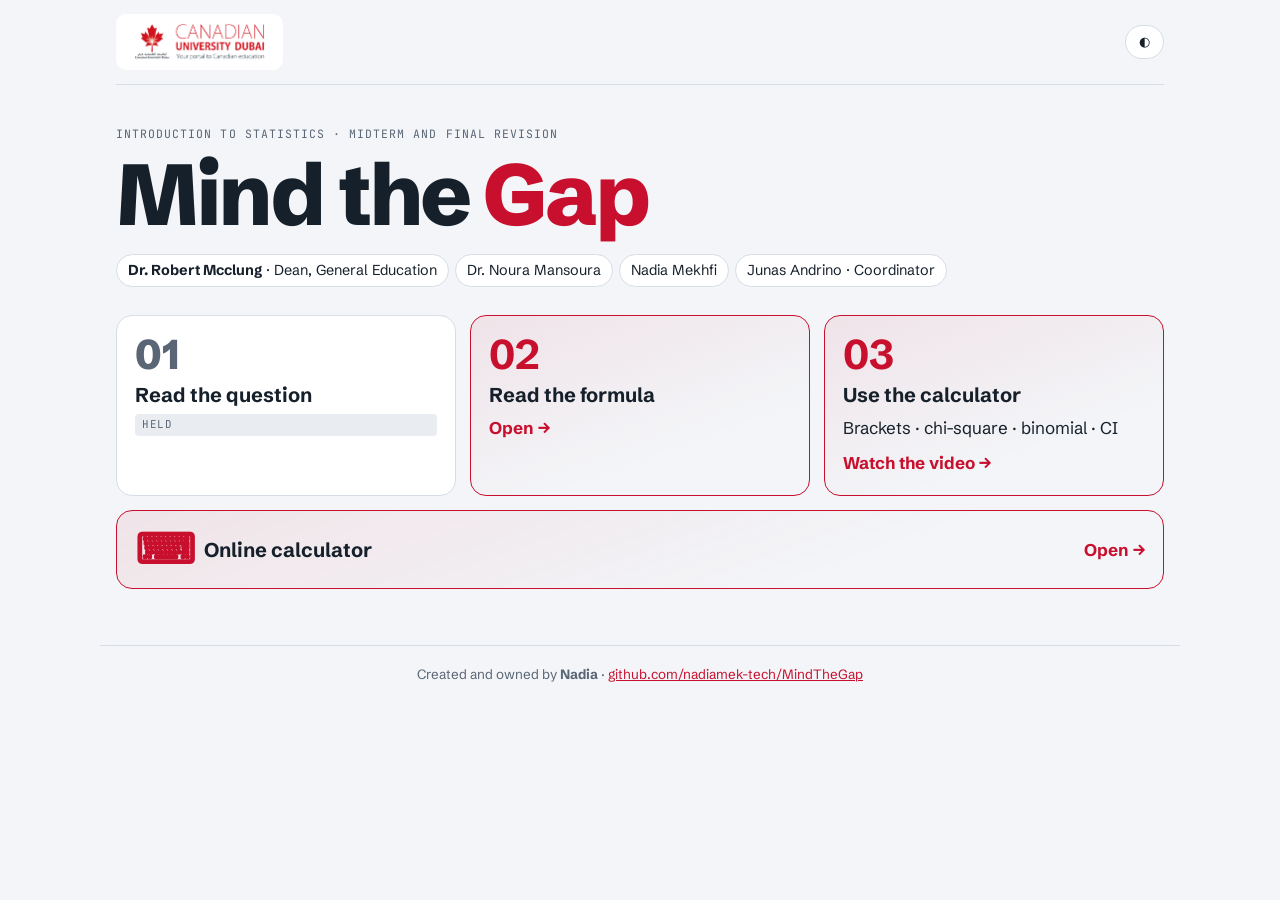
<file: index.html>
<!doctype html>
<html lang="en">
<head>
<meta charset="utf-8">
<meta name="viewport" content="width=device-width,initial-scale=1,viewport-fit=cover">
<title>Mind the Gap · Midterm Workshops</title>
<meta name="description" content="Mind the Gap: three midterm revision workshops for Introduction to Statistics, Canadian University Dubai.">
<link rel="preconnect" href="https://fonts.googleapis.com">
<link rel="preconnect" href="https://fonts.gstatic.com" crossorigin>
<link rel="stylesheet" href="https://fonts.googleapis.com/css2?family=JetBrains+Mono:wght@400;600&family=Schibsted+Grotesk:wght@400;600;700;800&family=Source+Serif+4:opsz,wght@8..60,400;8..60,600&display=swap">
<link rel="stylesheet" href="assets/course.css">
<style>
:root{--wk:#C8102E;--wk-soft:rgba(200,16,46,.08);--wk-d:#FF7A7F;--wk-soft-d:rgba(255,122,127,.14)}
body{font-family:var(--f-display)}
.wrap{max-width:1080px;margin:0 auto;padding:0 16px 56px}
.top{display:flex;justify-content:space-between;align-items:center;gap:12px;padding-block:14px;border-bottom:1px solid var(--line)}
.logo{background:#fff;border-radius:10px;padding:6px 10px;line-height:0}
.logo img{height:44px;width:auto}
.mast{padding-block:40px 28px}
.mast .eyebrow{display:block;margin-bottom:10px}
.mast h1{font-size:clamp(2.8rem,8vw,5.4rem);font-weight:800;letter-spacing:-.035em;line-height:.95}
.mast h1 span{color:var(--wk)}
.team{display:flex;flex-wrap:wrap;gap:6px;margin-top:18px}
.team span{border:1px solid var(--line);background:var(--surface);border-radius:999px;padding:4px 11px;font-size:.9rem}
.ws{display:grid;grid-template-columns:repeat(3,minmax(0,1fr));gap:14px}
.card{border:1px solid var(--line);background:var(--surface);border-radius:16px;padding:18px;display:grid;gap:8px;align-content:start;text-decoration:none;color:var(--ink)}
.card .no{font-weight:800;font-size:2.6rem;line-height:1;color:var(--muted)}
.card h2{font-size:1.25rem}
.card.ready{border-color:var(--wk);background:linear-gradient(160deg,var(--wk-soft),transparent 70%)}
.card.ready .no,.card.ready .open{color:var(--wk);font-weight:700}
@media (max-width:760px){.ws{grid-template-columns:minmax(0,1fr)}.logo img{height:32px}}
</style>
</head>
<body>
<div class="wrap">
  <div class="top"><span class="logo"><img src="assets/cud-logo.png" alt="Canadian University Dubai"></span><button type="button" class="pill" id="theme">◐</button></div>
  <section class="mast">
    <span class="eyebrow">Introduction to Statistics · Midterm and final revision</span>
    <h1>Mind the <span>Gap</span></h1>
    <div class="team"><span><b>Dr. Robert Mcclung</b> · Dean, General Education</span><span>Dr. Noura Mansoura</span><span>Nadia Mekhfi</span><span>Junas Andrino · Coordinator</span></div>
  </section>
  <div class="ws">
    <div class="card"><span class="no">01</span><h2>Read the question</h2><span class="tag">Held</span></div>
    <a class="card ready" href="workshop-02.html"><span class="no">02</span><h2>Read the formula</h2><span class="open">Open →</span></a>
    <a class="card ready" href="workshop-03.html"><span class="no">03</span><h2>Use the calculator</h2><span>Brackets · chi-square · binomial · CI</span><span class="open">Watch the video →</span></a>
  </div>
  <a class="card ready calc" href="calculator.html" style="margin-top:14px;grid-template-columns:auto 1fr auto;align-items:center"><span class="no">⌨</span><h2>Online calculator</h2><span class="open">Open →</span></a>
</div>
<footer style="max-width:1080px;margin:0 auto;padding:18px 16px 30px;border-top:1px solid var(--line);font-size:.84rem;color:var(--muted);text-align:center">Created and owned by <b>Nadia</b> · <a href="https://github.com/nadiamek-tech/MindTheGap">github.com/nadiamek-tech/MindTheGap</a></footer>
<script src="assets/course.js"></script>
<script>document.getElementById('theme').addEventListener('click',()=>GED102Theme.toggle());</script>
</body>
</html>
</file>
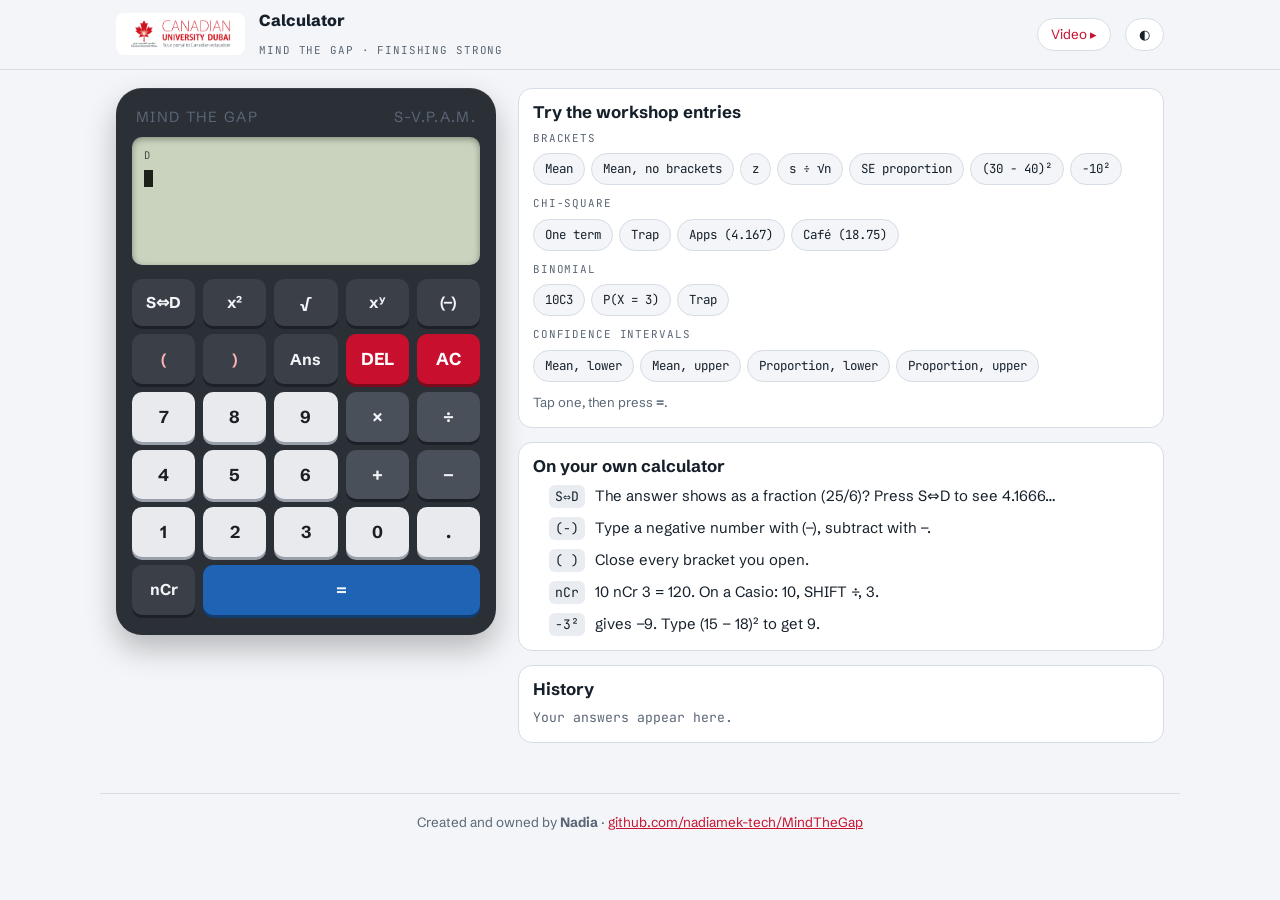
<file: calculator.html>
<!doctype html>
<html lang="en">
<head>
<meta charset="utf-8">
<meta name="viewport" content="width=device-width,initial-scale=1,viewport-fit=cover">
<title>Mind the Gap · Calculator</title>
<meta name="description" content="Scientific calculator for the Mind the Gap statistics workshops, Canadian University Dubai.">
<link rel="preconnect" href="https://fonts.googleapis.com">
<link rel="preconnect" href="https://fonts.gstatic.com" crossorigin>
<link rel="stylesheet" href="https://fonts.googleapis.com/css2?family=JetBrains+Mono:wght@400;600&family=Schibsted+Grotesk:wght@400;600;700;800&family=Source+Serif+4:opsz,wght@8..60,400;8..60,600&display=swap">
<link rel="stylesheet" href="assets/course.css">
<style>
:root{--wk:#C8102E;--wk-soft:rgba(200,16,46,.08);--wk-d:#FF7A7F;--wk-soft-d:rgba(255,122,127,.14);--br:#C62828;--op:#1F63B5}
body{font-family:var(--f-display)}
.top{border-bottom:1px solid var(--line)}
.top-in{max-width:1080px;margin:0 auto;padding:8px 16px;display:flex;align-items:center;gap:14px}
.logo{display:block;background:#fff;border-radius:8px;padding:4px 8px;line-height:0;flex:none}
.logo img{height:34px;width:auto}
.ttl{flex:1 1 auto;min-width:0}
.ttl b{display:block;font-weight:800;font-size:1rem}
.ttl span{font-family:var(--f-mono);font-size:.68rem;letter-spacing:.08em;text-transform:uppercase;color:var(--muted)}
.wrap{max-width:1080px;margin:0 auto;padding:18px 16px 50px;display:grid;grid-template-columns:minmax(0,380px) minmax(0,1fr);gap:22px;align-items:start}
/* device */
.dev{background:#2B2F36;border-radius:26px;padding:18px 16px 20px;box-shadow:0 14px 30px rgba(0,0,0,.25),inset 0 1px 0 rgba(255,255,255,.08);user-select:none;-webkit-user-select:none}
.dev .brand{display:flex;justify-content:space-between;color:#C9CED6;font-family:var(--f-mono);font-size:.7rem;letter-spacing:.12em;margin:0 4px 8px}
.lcd{background:#C9D3BE;border-radius:10px;padding:10px 12px;min-height:128px;box-shadow:inset 0 2px 6px rgba(0,0,0,.35);color:#1B2118;font-family:var(--f-mono);display:grid;grid-template-rows:auto 1fr auto;gap:4px}
.lcd .flags{display:flex;justify-content:space-between;font-size:.66rem;opacity:.75;min-height:1em}
.lcd .in{font-size:1.02rem;line-height:1.35;overflow-wrap:anywhere;max-height:5.4em;overflow-y:auto}
.lcd .in .cur{display:inline-block;width:.55em;height:1.05em;background:#1B2118;vertical-align:-2px;animation:blink 1s steps(1) infinite}
@keyframes blink{50%{opacity:0}}
.lcd .out{text-align:right;font-size:1.9rem;font-weight:600;line-height:1.1;min-height:1.1em}
.k-b{color:var(--br);font-weight:700}.k-o{color:var(--op);font-weight:700}.k-f{font-weight:700}
.warn{font-size:.72rem;color:#8A1C1C;min-height:1em}
.keys{display:grid;grid-template-columns:repeat(5,1fr);gap:8px;margin-top:14px}
.keys button{border:0;border-radius:10px;padding:11px 0;font-family:var(--f-display);font-weight:700;font-size:1.08rem;cursor:pointer;background:#4A505A;color:#F2F4F7;box-shadow:0 3px 0 #1D2026;touch-action:manipulation}
.keys button:active,.keys button.hit{transform:translateY(2px);box-shadow:0 1px 0 #1D2026}
.keys .fn{background:#3A3F48;font-size:.98rem}
.keys .num{background:#E8EAEE;color:#1B1F25;box-shadow:0 3px 0 #9AA0AA}
.keys .num:active,.keys .num.hit{box-shadow:0 1px 0 #9AA0AA}
.keys .br{color:#FFB4B4}
.keys .del{background:#C8102E;color:#fff;box-shadow:0 3px 0 #7A0A1C}
.keys .eq{background:#1F63B5;box-shadow:0 3px 0 #123D70}
/* side */
.side{display:grid;gap:14px}
.box{border:1px solid var(--line);background:var(--surface);border-radius:14px;padding:14px}
.box h2{font-size:1.05rem;margin-bottom:8px}
.chips{display:flex;flex-wrap:wrap;gap:6px}
.chips button{border:1px solid var(--line);background:var(--bg);border-radius:999px;padding:5px 11px;cursor:pointer;font-family:var(--f-mono);font-size:.78rem;color:var(--ink)}
.chips button:hover{border-color:var(--wk)}
.grp{font-family:var(--f-mono);font-size:.68rem;letter-spacing:.08em;text-transform:uppercase;color:var(--muted);margin:10px 0 6px}
.grp:first-of-type{margin-top:0}
.tips{display:grid;gap:8px;margin:0;padding:0;list-style:none;font-size:.93rem}
.tips li{display:flex;gap:10px;align-items:baseline}
.tips code{font-family:var(--f-mono);font-size:.82rem;background:var(--sunk);border-radius:6px;padding:1px 6px;white-space:nowrap}
.hist{font-family:var(--f-mono);font-size:.8rem;display:grid;gap:4px;max-height:180px;overflow:auto}
.hist div{display:flex;justify-content:space-between;gap:10px;border-bottom:1px dashed var(--line);padding-bottom:3px}
.hist div span:first-child{color:var(--muted);overflow:hidden;text-overflow:ellipsis;white-space:nowrap}
.note{font-size:.82rem;color:var(--muted)}
.box{min-width:0}.hist div span:first-child{min-width:0}
.pill{white-space:nowrap;text-decoration:none}
.foot{max-width:1080px;margin:0 auto;padding:18px 16px 30px;border-top:1px solid var(--line);font-size:.84rem;color:var(--muted);text-align:center}
@media (max-width:820px){.ttl span{display:none}.wrap{grid-template-columns:minmax(0,1fr)}.dev{max-width:420px;width:100%;margin:0 auto}}
</style>
</head>
<body>
<header class="top"><div class="top-in">
  <a class="logo" href="index.html" title="Mind the Gap workshops"><img src="assets/cud-logo.png" alt="Canadian University Dubai"></a>
  <div class="ttl"><b>Calculator</b><span>Mind the Gap · Finishing strong</span></div>
  <a class="pill" href="workshop-03.html">Video ▸</a>
  <button type="button" class="pill" id="theme">◐</button>
</div></header>

<main class="wrap">
  <section class="dev" aria-label="Scientific calculator">
    <div class="brand"><span>MIND THE GAP</span><span>S-V.P.A.M.</span></div>
    <div class="lcd" aria-live="polite">
      <div class="flags"><span id="mode">D</span><span id="fr"></span></div>
      <div class="in" id="in"></div>
      <div><div class="warn" id="warn"></div><div class="out" id="out">0</div></div>
    </div>
    <div class="keys" id="keys">
      <button class="fn" data-k="SD" title="Fraction ⇄ decimal">S⇔D</button>
      <button class="fn" data-k="²">x²</button>
      <button class="fn" data-k="√(">√</button>
      <button class="fn" data-k="^(">xʸ</button>
      <button class="fn" data-k="neg" title="Negative sign">(−)</button>
      <button class="fn br" data-k="(">(</button>
      <button class="fn br" data-k=")">)</button>
      <button class="fn" data-k="Ans">Ans</button>
      <button class="del" data-k="DEL">DEL</button>
      <button class="del" data-k="AC">AC</button>
      <button class="num" data-k="7">7</button><button class="num" data-k="8">8</button><button class="num" data-k="9">9</button>
      <button data-k="×">×</button><button data-k="÷">÷</button>
      <button class="num" data-k="4">4</button><button class="num" data-k="5">5</button><button class="num" data-k="6">6</button>
      <button data-k="+">+</button><button data-k="−">−</button>
      <button class="num" data-k="1">1</button><button class="num" data-k="2">2</button><button class="num" data-k="3">3</button>
      <button class="num" data-k="0">0</button><button class="num" data-k=".">.</button>
      <button class="fn" data-k="C" title="Combinations n C r">nCr</button>
      <button class="eq" data-k="=" style="grid-column:2/-1">=</button>
    </div>
  </section>

  <div class="side">
    <div class="box">
      <h2>Try the workshop entries</h2>
      <div class="grp">Brackets</div>
      <div class="chips" data-set="b"></div>
      <div class="grp">Chi-square</div>
      <div class="chips" data-set="c"></div>
      <div class="grp">Binomial</div>
      <div class="chips" data-set="bi"></div>
      <div class="grp">Confidence intervals</div>
      <div class="chips" data-set="ci"></div>
      <p class="note" style="margin:10px 0 0">Tap one, then press <b>=</b>.</p>
    </div>
    <div class="box">
      <h2>On your own calculator</h2>
      <ul class="tips">
        <li><code>S⇔D</code><span>The answer shows as a fraction (25/6)? Press S⇔D to see 4.1666…</span></li>
        <li><code>(−)</code><span>Type a negative number with (−), subtract with −.</span></li>
        <li><code>( )</code><span>Close every bracket you open.</span></li>
        <li><code>nCr</code><span>10 nCr 3 = 120. On a Casio: 10, SHIFT ÷, 3.</span></li>
        <li><code>−3²</code><span>gives −9. Type (15 − 18)² to get 9.</span></li>
      </ul>
    </div>
    <div class="box">
      <h2>History</h2>
      <div class="hist" id="hist"><span class="note">Your answers appear here.</span></div>
    </div>
  </div>
</main>
<footer class="foot">Created and owned by <b>Nadia</b> · <a href="https://github.com/nadiamek-tech/MindTheGap">github.com/nadiamek-tech/MindTheGap</a></footer>

<script src="assets/course.js"></script>
<script src="assets/calc.js"></script>
<script>
document.getElementById('theme').addEventListener('click',()=>GED102Theme.toggle());
const C=window.MTGCalc;
const PRESETS={
  b:[['Mean','(12 + 15 + 18 + 20 + 25) ÷ 5'],['Mean, no brackets','12 + 15 + 18 + 20 + 25 ÷ 5'],['z','(85 − 70) ÷ 8'],['s ÷ √n','0.4 ÷ (1.5 ÷ √(25))'],['SE proportion','√(0.6 × (1 − 0.6) ÷ 200)'],['(30 − 40)²','(30 − 40)²'],['−10²','−10²']],
  c:[['One term','(50 − 40)² ÷ 40'],['Trap','35 − 30² ÷ 30'],['Apps (4.167)','(35 − 30)² ÷ 30 + (15 − 18)² ÷ 18 + (10 − 12)² ÷ 12 + (15 − 20)² ÷ 20 + (15 − 12)² ÷ 12 + (10 − 8)² ÷ 8'],['Café (18.75)','(30 − 40)² ÷ 40 + (55 − 40)² ÷ 40 + (15 − 20)² ÷ 20 + (50 − 40)² ÷ 40 + (25 − 40)² ÷ 40 + (25 − 20)² ÷ 20']],
  bi:[['10C3','10C3'],['P(X = 3)','10C3 × 0.3^(3) × (1 − 0.3)^(7)'],['Trap','10C3 × 0.3^(3) × 1 − 0.3^(7)']],
  ci:[['Mean, lower','72 − 1.96 × (10 ÷ √(25))'],['Mean, upper','72 + 1.96 × (10 ÷ √(25))'],['Proportion, lower','0.6 − 1.96 × √(0.6 × (1 − 0.6) ÷ 200)'],['Proportion, upper','0.6 + 1.96 × √(0.6 × (1 − 0.6) ÷ 200)']]
};
let T=[], ans=0, shown=null, done=false, frac=false;
const $=id=>document.getElementById(id);
function draw(){
  $('in').innerHTML=C.html(T)+(done?'':'<span class="cur"></span>');
  const open=C.openBrackets(T);
  $('warn').textContent=!done&&open>0?`${open} bracket${open>1?'s':''} still open`:'';
  if(shown===null){$('out').textContent=done?'':'';$('fr').textContent='';return;}
  if(typeof shown==='string'){$('out').textContent=shown;$('fr').textContent='';return;}
  const f=C.fraction(shown);
  if(frac&&f){$('out').textContent=(shown<0?'−':'')+Math.abs(f[0])+'/'+f[1];$('fr').textContent='Fraction';}
  else{$('out').textContent=C.fmt(shown);$('fr').textContent='';}
}
function addHist(expr,v){
  const h=$('hist'); if(h.querySelector('.note')) h.innerHTML='';
  const d=document.createElement('div'); d.innerHTML=`<span>${expr}</span><b>${C.fmt(v)}</b>`; h.prepend(d);
}
function press(k){
  if(k==='AC'){T=[];shown=null;done=false;frac=false;return draw();}
  if(k==='SD'){if(typeof shown==='number'){frac=!frac;}return draw();}
  if(k==='DEL'){if(done){done=false;shown=null;}else T.pop();return draw();}
  if(k==='='){
    try{const r=C.evaluate(T,ans);ans=r.value;shown=r.value;frac=false;
      if(r.autoClosed) for(let i=0;i<r.autoClosed;i++) T.push(')');
      addHist(T.join('').replace(/([+−×÷])/g,' $1 ').replace(/^ − /,'−'),r.value);
    }catch(e){shown=e.message.includes('Math')?'Math ERROR':'Syntax ERROR';}
    done=true;return draw();
  }
  if(done){ /* after =, an operator keeps going from Ans, anything else starts fresh */
    T=['+','−','×','÷','²','^('].includes(k)?['Ans']:[];done=false;shown=null;frac=false;
  }
  T.push(k==='neg'?'−':k); draw();
}
$('keys').addEventListener('click',e=>{const b=e.target.closest('button');if(b)press(b.dataset.k);});
document.querySelectorAll('.chips').forEach(box=>{
  PRESETS[box.dataset.set].forEach(([label,expr])=>{
    const b=document.createElement('button');b.type='button';b.textContent=label;b.title=expr;
    b.addEventListener('click',()=>{T=C.tokenize(expr);done=false;shown=null;frac=false;draw();window.scrollTo({top:0,behavior:'smooth'});});
    box.appendChild(b);
  });
});
const KEYMAP={'c':'C','C':'C','Enter':'=','=':'=','Backspace':'DEL','Escape':'AC','*':'×','x':'×','/':'÷','-':'−','+':'+','(':'(',')':')','^':'^(','r':'√(','s':'²','.':'.'};
document.addEventListener('keydown',e=>{
  if(e.ctrlKey||e.metaKey||e.altKey) return;
  const k=/^[0-9]$/.test(e.key)?e.key:KEYMAP[e.key]; if(!k) return;
  e.preventDefault(); press(k);
  const b=document.querySelector(`#keys [data-k="${CSS.escape(k)}"]`); if(b){b.classList.add('hit');setTimeout(()=>b.classList.remove('hit'),120);}
});
draw();
</script>
</body>
</html>
</file>
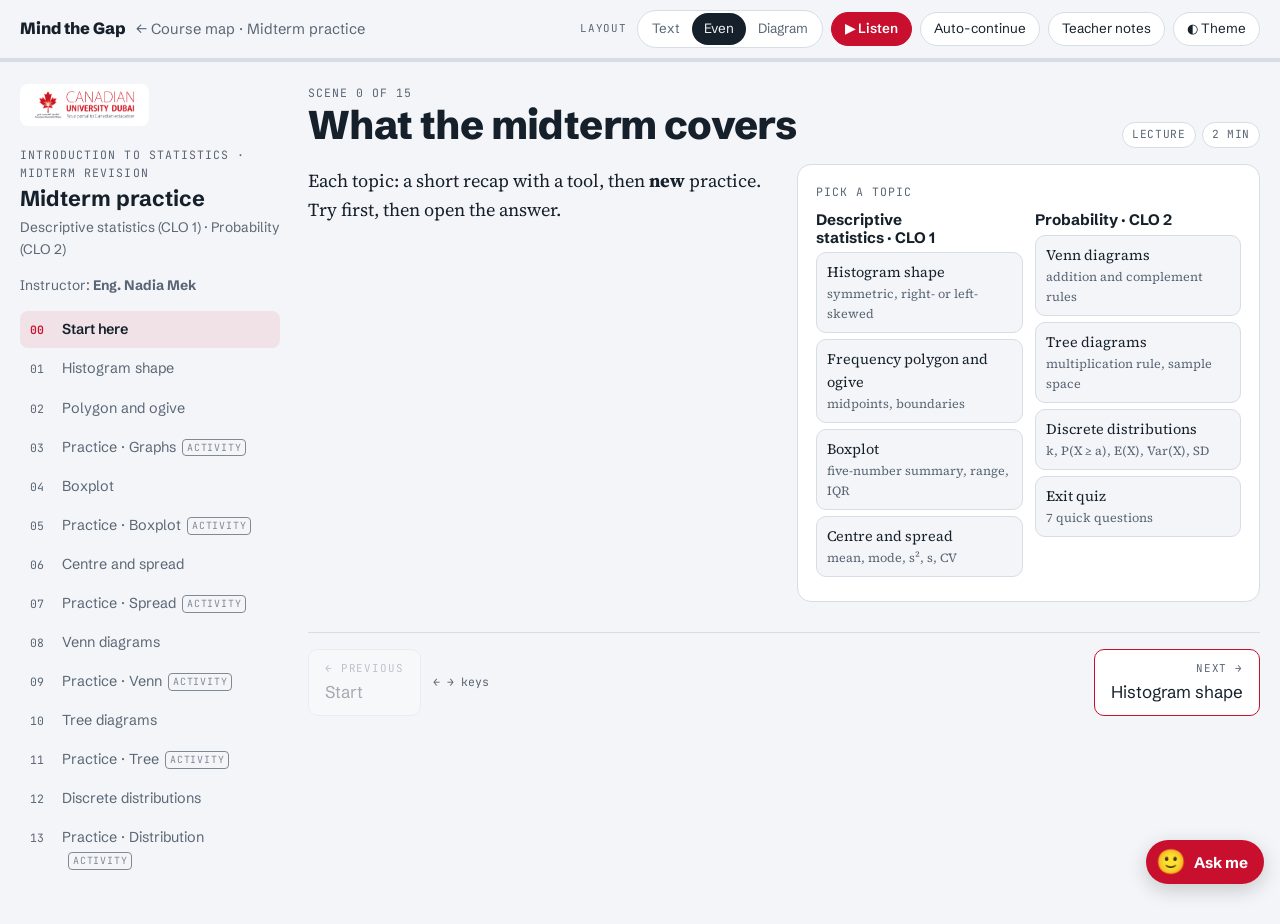
<file: revision.html>
<!doctype html>
<html lang="en">
<head>
<meta charset="utf-8">
<meta name="viewport" content="width=device-width,initial-scale=1,viewport-fit=cover">
<title>Mind the Gap Midterm Practice</title>
<link rel="preconnect" href="https://fonts.googleapis.com">
<link rel="preconnect" href="https://fonts.gstatic.com" crossorigin>
<link rel="stylesheet" href="https://fonts.googleapis.com/css2?family=JetBrains+Mono:wght@400;600&family=Schibsted+Grotesk:wght@400;600;700;800&family=Source+Serif+4:opsz,wght@8..60,400;8..60,600&display=swap">
<link rel="stylesheet" href="assets/course.css">
<style>
:root{--wk:#C8102E;--wk-soft:rgba(200,16,46,.08);--wk-d:#FF7A7F;--wk-soft-d:rgba(255,122,127,.14);--c2:#1F63B5;--c3:#1E7F4F}
@media (prefers-color-scheme: dark){:root:not([data-theme="light"]){--c2:#7FB2FF;--c3:#6FD69B}}
:root[data-theme="dark"]{--c2:#7FB2FF;--c3:#6FD69B}
.tool{display:grid;gap:10px;font-family:var(--f-display)}
.tool svg{width:100%;height:auto;display:block}
.seg2{display:flex;flex-wrap:wrap;gap:6px}
.seg2 button{border:1px solid var(--line);background:var(--bg);color:var(--ink);border-radius:999px;padding:6px 12px;cursor:pointer;font:inherit;font-size:.88rem}
.seg2 button[aria-pressed="true"]{background:var(--wk);border-color:var(--wk);color:#fff;font-weight:700}
.tool textarea,.tool input[type=number]{width:100%;min-width:0;padding:7px 9px;border:1px solid var(--line);border-radius:8px;background:var(--surface);color:var(--ink);font:1rem var(--f-mono)}
.tool label{font-size:.85rem;color:var(--muted)}
.inrow{display:grid;grid-template-columns:repeat(4,minmax(0,1fr));gap:8px}
.inrow div{display:grid;gap:3px}
.out{display:grid;grid-template-columns:repeat(auto-fill,minmax(118px,1fr));gap:6px}
.out div{border:1px solid var(--line);background:var(--bg);border-radius:8px;padding:5px 8px}
.out small{display:block;font-family:var(--f-mono);font-size:.68rem;color:var(--muted)}
.out b{font-variant-numeric:tabular-nums}
.tbl{width:100%;border-collapse:collapse;font-variant-numeric:tabular-nums;font-size:.9rem}
.tbl th,.tbl td{border:1px solid var(--line);padding:4px 6px;text-align:center}
.tbl th{background:var(--sunk);font-weight:600}
.tbl input{width:100%;min-width:0;border:0;background:transparent;color:var(--ink);font:inherit;text-align:center;padding:2px}
.warn{color:var(--wk);font-weight:600}
.okk{color:var(--c3);font-weight:600}
.map2{display:grid;grid-template-columns:repeat(2,minmax(0,1fr));gap:12px}
.map2 h4{font-size:.95rem;margin:0 0 6px}
.map2 button{display:block;width:100%;text-align:left;border:1px solid var(--line);background:var(--bg);color:var(--ink);border-radius:10px;padding:8px 10px;margin-bottom:6px;cursor:pointer;font:inherit;font-size:.9rem}
.map2 button:hover{border-color:var(--wk)}
.map2 button small{display:block;color:var(--muted);font-size:.78rem}
.mini{max-width:360px;margin:6px 0}
.sl{display:grid;grid-template-columns:110px minmax(0,1fr) 46px;gap:8px;align-items:center;font-size:.9rem}
.sl input{accent-color:var(--wk);width:100%}
.prac .pq svg{width:100%;max-width:380px;height:auto;display:block;margin:6px 0}
@media (max-width:560px){.inrow{grid-template-columns:repeat(2,minmax(0,1fr))}.map2{grid-template-columns:minmax(0,1fr)}.sl{grid-template-columns:90px minmax(0,1fr) 40px}}
</style>
</head>
<body>
<script src="assets/course.js"></script>
<script src="assets/kb.js"></script>
<script src="assets/search-index.js"></script>
<script src="assets/assistant.js"></script>
<script>
const {W} = Lecture;
const esc = W.esc;
const r2 = v => (Math.round(v*100)/100).toString();
const r4 = v => (Math.round(v*10000)/10000).toString();
const FT = 'font-family="Schibsted Grotesk,Arial"';
const MONO = 'font-family="JetBrains Mono,monospace"';
const goScene = i => { const b=document.querySelectorAll('.toc ol li button')[i]; if(b) b.click(); };
const toW2 = `<a href="workshop-02.html">Each formula, symbol by symbol: Workshop 2 →</a>`;

/* ---------- SVG helpers ---------- */
function hist(freqs, edges, o={}){
  const Wd=o.w||520, Hd=o.h||220, L=34, R=12, T=12, B=36, k=freqs.length;
  const ymax=o.ymax||Math.max(...freqs)+1, bw=(Wd-L-R)/(k+(o.pad?2:0)), x0=L+(o.pad?bw:0);
  const Y=v=>T+(Hd-T-B)*(1-v/ymax);
  let s=`<svg viewBox="0 0 ${Wd} ${Hd}" role="img" aria-label="${esc(o.aria||'Histogram')}">`;
  for(let g=0; g<=ymax; g+=Math.ceil(ymax/5)) s+=`<line x1="${L}" x2="${Wd-R}" y1="${Y(g)}" y2="${Y(g)}" stroke="var(--line)"/><text x="${L-6}" y="${Y(g)+4}" text-anchor="end" ${MONO} font-size="10" fill="var(--muted)">${g}</text>`;
  if(!o.hideBars) freqs.forEach((f,i)=>{ s+=`<rect x="${x0+i*bw}" y="${Y(f)}" width="${bw}" height="${Y(0)-Y(f)}" fill="var(--wk-soft)" stroke="var(--wk)" stroke-width="1.2"/>`; });
  (edges||[]).forEach((e,i)=>{ s+=`<text x="${x0+i*bw}" y="${Hd-B+16}" text-anchor="middle" ${MONO} font-size="10" fill="var(--muted)">${e}</text>`; });
  if(o.xlabel) s+=`<text x="${(L+Wd-R)/2}" y="${Hd-4}" text-anchor="middle" ${FT} font-size="11" fill="var(--muted)">${esc(o.xlabel)}</text>`;
  s+=`<line x1="${L}" x2="${Wd-R}" y1="${Y(0)}" y2="${Y(0)}" stroke="var(--ink)"/>`;
  if(o.poly){ const pts=[[x0-bw/2,0],...freqs.map((f,i)=>[x0+i*bw+bw/2,f]),[x0+k*bw+bw/2,0]];
    s+=`<polyline points="${pts.map(([x,f])=>`${x},${Y(f)}`).join(' ')}" fill="none" stroke="var(--c2)" stroke-width="2.4"/>`+pts.map(([x,f])=>`<circle cx="${x}" cy="${Y(f)}" r="4" fill="var(--c2)"/>`).join(''); }
  if(o.lines) o.lines.forEach(([pos,lab,col],j)=>{ const x=x0+pos*bw; s+=`<line x1="${x}" x2="${x}" y1="${T}" y2="${Y(0)}" stroke="${col}" stroke-width="2.4" stroke-dasharray="${j?'6 4':''}"/><text x="${x+(j?6:-6)}" y="${T+12+j*16}" text-anchor="${j?'start':'end'}" ${FT} font-weight="700" font-size="12" fill="${col}">${lab}</text>`; });
  return s+'</svg>';
}
function boxSVG(f, lo, hi, step, o={}){
  const Wd=520, Hd=o.out&&o.out.length?150:130, L=20, R=20, X=v=>L+(Wd-L-R)*(v-lo)/(hi-lo), cy=52;
  const [mn,q1,md,q3,mx]=f;
  let s=`<svg viewBox="0 0 ${Wd} ${Hd}" role="img" aria-label="${esc(o.aria||'Boxplot')}">`;
  for(let v=lo; v<=hi+1e-9; v+=step) s+=`<line x1="${X(v)}" x2="${X(v)}" y1="14" y2="94" stroke="var(--line)"/><text x="${X(v)}" y="110" text-anchor="middle" ${MONO} font-size="10" fill="var(--muted)">${v}</text>`;
  s+=`<line x1="${X(mn)}" x2="${X(q1)}" y1="${cy}" y2="${cy}" stroke="var(--ink)" stroke-width="2"/><line x1="${X(q3)}" x2="${X(mx)}" y1="${cy}" y2="${cy}" stroke="var(--ink)" stroke-width="2"/>`;
  s+=`<line x1="${X(mn)}" x2="${X(mn)}" y1="${cy-12}" y2="${cy+12}" stroke="var(--ink)" stroke-width="2"/><line x1="${X(mx)}" x2="${X(mx)}" y1="${cy-12}" y2="${cy+12}" stroke="var(--ink)" stroke-width="2"/>`;
  s+=`<rect x="${X(q1)}" y="${cy-22}" width="${X(q3)-X(q1)}" height="44" fill="var(--wk-soft)" stroke="var(--ink)" stroke-width="2"/><line x1="${X(md)}" x2="${X(md)}" y1="${cy-22}" y2="${cy+22}" stroke="var(--wk)" stroke-width="3"/>`;
  (o.out||[]).forEach(v=>{ s+=`<circle cx="${X(v)}" cy="${cy}" r="5" fill="none" stroke="var(--wk)" stroke-width="2"/>`; });
  if(o.labels) [['Min',mn],['Q1',q1],['Median',md],['Q3',q3],['Max',mx]].forEach(([t,v],i)=>{ s+=`<text x="${X(v)}" y="${i%2?cy-28:cy+36}" text-anchor="middle" ${FT} font-weight="700" font-size="11" fill="${t==='Median'?'var(--wk)':'var(--ink)'}">${t}</text>`; });
  if(o.xlabel) s+=`<text x="${Wd/2}" y="${Hd-6}" text-anchor="middle" ${FT} font-size="11" fill="var(--muted)">${esc(o.xlabel)}</text>`;
  return s+'</svg>';
}
const nums = t => String(t).split(/[\s,;]+/).map(Number).filter(v=>t!==''&&!isNaN(v)&&isFinite(v));
const median = a => { const s=[...a].sort((x,y)=>x-y), n=s.length; return n%2?s[(n-1)/2]:(s[n/2-1]+s[n/2])/2; };
function fiveNum(a){ const s=[...a].sort((x,y)=>x-y), n=s.length, h=Math.floor(n/2);
  return {s, min:s[0], q1:median(s.slice(0,h)), med:median(s), q3:median(s.slice(n%2?h+1:h)), max:s[n-1]}; }

/* ---------- Tool 1: shape ---------- */
function shapeTool(el){
  const SETS={'Symmetric':[2,5,9,12,9,5,2],'Right-skewed (positive)':[7,12,10,6,4,2,1],'Left-skewed (negative)':[1,2,4,6,10,12,7]};
  el.innerHTML=`<div class="tool"><div class="seg2">${Object.keys(SETS).map((k,i)=>`<button type="button" aria-pressed="${i===1}">${k}</button>`).join('')}</div><div class="pic"></div><div class="feedback"></div></div>`;
  const draw=k=>{ const f=SETS[k], n=f.reduce((a,b)=>a+b,0); const xs=[]; f.forEach((c,i)=>{ for(let j=0;j<c;j++) xs.push(i+.5); });
    const mean=xs.reduce((a,b)=>a+b,0)/n, med=median(xs);
    el.querySelector('.pic').innerHTML=hist(f,[],{aria:k+' histogram',lines:[[mean,'mean','var(--wk)'],[med,'median','var(--c2)']]});
    el.querySelector('.feedback').innerHTML= k[0]==='S'?'<b>Symmetric:</b> mean = median. No long tail.':k[0]==='R'?'<b>Tail to the right:</b> a few large values pull the mean up, so mean &gt; median.':'<b>Tail to the left:</b> a few small values pull the mean down, so mean &lt; median.'; };
  el.querySelectorAll('.seg2 button').forEach(b=>b.addEventListener('click',()=>{ el.querySelectorAll('.seg2 button').forEach(x=>x.setAttribute('aria-pressed',x===b)); draw(b.textContent); }));
  draw('Right-skewed (positive)');
}

/* ---------- Tool 2: polygon vs ogive ---------- */
function polyTool(el){
  const f=[3,6,9,5,2], edges=['9.5','19.5','29.5','39.5','49.5','59.5'];
  el.innerHTML=`<div class="tool"><div class="seg2"><button type="button" aria-pressed="true">Frequency polygon</button><button type="button" aria-pressed="false">Ogive</button></div><div class="pic"></div><div class="feedback"></div>
  <table class="tbl"><tr><th>Class</th><td>10–19</td><td>20–29</td><td>30–39</td><td>40–49</td><td>50–59</td></tr><tr><th>f</th>${f.map(v=>`<td>${v}</td>`).join('')}</tr><tr><th>Midpoint</th><td>14.5</td><td>24.5</td><td>34.5</td><td>44.5</td><td>54.5</td></tr><tr><th>Cum. f</th><td>3</td><td>9</td><td>18</td><td>23</td><td>25</td></tr></table></div>`;
  const pic=el.querySelector('.pic'), fb=el.querySelector('.feedback');
  const draw=m=>{ if(m===0){ pic.innerHTML=hist(f,edges,{pad:true,poly:true,xlabel:'Class boundaries',aria:'Histogram with frequency polygon',ymax:10}); fb.innerHTML='Points at the <b>midpoints</b> (14.5 … 54.5), height = frequency. The line starts at 4.5 and ends at 64.5 on the axis.'; }
    else { const Wd=520,Hd=220,L=34,R=12,T=12,B=36, cum=[0,3,9,18,23,25], X=i=>L+(Wd-L-R)*i/5, Y=v=>T+(Hd-T-B)*(1-v/25);
      let s=`<svg viewBox="0 0 ${Wd} ${Hd}" role="img" aria-label="Ogive">`; [0,5,10,15,20,25].forEach(g=>{ s+=`<line x1="${L}" x2="${Wd-R}" y1="${Y(g)}" y2="${Y(g)}" stroke="var(--line)"/><text x="${L-6}" y="${Y(g)+4}" text-anchor="end" ${MONO} font-size="10" fill="var(--muted)">${g}</text>`; });
      edges.forEach((e,i)=>{ s+=`<text x="${X(i)}" y="${Hd-B+16}" text-anchor="middle" ${MONO} font-size="10" fill="var(--muted)">${e}</text>`; });
      s+=`<polyline points="${cum.map((c,i)=>`${X(i)},${Y(c)}`).join(' ')}" fill="none" stroke="var(--c3)" stroke-width="2.4"/>`+cum.map((c,i)=>`<circle cx="${X(i)}" cy="${Y(c)}" r="4" fill="var(--c3)"/>`).join('');
      s+=`<text x="${(L+Wd-R)/2}" y="${Hd-4}" text-anchor="middle" ${FT} font-size="11" fill="var(--muted)">Upper class boundaries · y = cumulative frequency</text></svg>`;
      pic.innerHTML=s; fb.innerHTML='Points at the <b>upper boundaries</b>, height = <b>cumulative</b> frequency. It always rises and ends at n = 25.'; } };
  el.querySelectorAll('.seg2 button').forEach((b,i)=>b.addEventListener('click',()=>{ el.querySelectorAll('.seg2 button').forEach(x=>x.setAttribute('aria-pressed',x===b)); draw(i); }));
  draw(0);
}

/* ---------- Tool 3: boxplot ---------- */
function boxTool(el){
  el.innerHTML=`<div class="tool"><label for="bx-in">Type or paste your data (spaces or commas)</label><textarea id="bx-in" rows="2">12 15 17 18 20 21 22 24 26 29 41</textarea><div class="pic"></div><div class="out"></div><div class="feedback"></div></div>`;
  const ta=el.querySelector('textarea');
  const run=()=>{ const a=nums(ta.value); const out=el.querySelector('.out'), fb=el.querySelector('.feedback'), pic=el.querySelector('.pic');
    if(a.length<4){ out.innerHTML=''; pic.innerHTML=''; fb.innerHTML='<span class="warn">Enter at least 4 numbers.</span>'; return; }
    const F=fiveNum(a), iqr=F.q3-F.q1, lf=F.q1-1.5*iqr, uf=F.q3+1.5*iqr, outl=F.s.filter(v=>v<lf||v>uf), inl=F.s.filter(v=>v>=lf&&v<=uf);
    const span=F.max-F.min||1, step=Math.pow(10,Math.floor(Math.log10(span/4))); const st=[1,2,5,10].map(m=>m*step).find(v=>span/v<=8)||step*10;
    const lo=Math.floor(F.min/st)*st, hi=Math.ceil(F.max/st)*st;
    pic.innerHTML=boxSVG([inl[0],F.q1,F.med,F.q3,inl[inl.length-1]],lo,hi===lo?lo+st:hi,st,{labels:true,out:outl});
    out.innerHTML=[['n',a.length],['Sorted',F.s.join(', ')],['Min',F.min],['Q1',r2(F.q1)],['Median',r2(F.med)],['Q3',r2(F.q3)],['Max',F.max],['Range',r2(F.max-F.min)],['IQR',r2(iqr)],['Lower fence',r2(lf)],['Upper fence',r2(uf)]].map(([k,v])=>`<div ${k==='Sorted'?'style="grid-column:1/-1"':''}><small>${k}</small><b>${v}</b></div>`).join('');
    fb.innerHTML=outl.length?`<b>Outlier${outl.length>1?'s':''}: ${outl.join(', ')}</b> (outside the fences). The whisker stops at the last value inside.`:'No outliers: every value is inside the fences.'; };
  ta.addEventListener('input',run); run();
}

/* ---------- Tool 4: centre and spread ---------- */
function spreadTool(el){
  el.innerHTML=`<div class="tool"><label for="sp-in">Sample data</label><textarea id="sp-in" rows="2">6 8 9 9 13</textarea><div class="tb" style="overflow-x:auto"></div><div class="out"></div><p class="mono" style="margin:0">${toW2}</p></div>`;
  const ta=el.querySelector('textarea');
  const run=()=>{ const a=nums(ta.value), n=a.length, tb=el.querySelector('.tb'), out=el.querySelector('.out');
    if(n<2){ tb.innerHTML='<span class="warn">Enter at least 2 numbers.</span>'; out.innerHTML=''; return; }
    const sum=a.reduce((p,q)=>p+q,0), m=sum/n, d=a.map(x=>x-m), sq=d.map(v=>v*v), ss=sq.reduce((p,q)=>p+q,0), v=ss/(n-1), s=Math.sqrt(v);
    const cnt={}; a.forEach(x=>cnt[x]=(cnt[x]||0)+1); const mx=Math.max(...Object.values(cnt)); const modes=mx>1?Object.keys(cnt).filter(k=>cnt[k]===mx).map(Number).sort((p,q)=>p-q):[];
    tb.innerHTML=n<=12?`<table class="tbl"><tr><th>x</th>${a.map(x=>`<td>${x}</td>`).join('')}<th>Σ</th></tr><tr><th>x − x̄</th>${d.map(x=>`<td>${r2(x)}</td>`).join('')}<td>0</td></tr><tr><th>(x − x̄)²</th>${sq.map(x=>`<td>${r2(x)}</td>`).join('')}<td><b>${r2(ss)}</b></td></tr></table>`:'';
    out.innerHTML=[['n',n],['Σx',r2(sum)],['Mean x̄',r4(m)],['Median',r2(median(a))],['Mode',modes.length?modes.join(', '):'none'],['Σ(x − x̄)²',r4(ss)],['s² = Σ ÷ (n − 1)',r4(v)],['s = √s²',r4(s)],['CV = s ÷ x̄ × 100%',m? r2(s/m*100)+'%':'—']].map(([k,v])=>`<div><small>${k}</small><b>${v}</b></div>`).join(''); };
  ta.addEventListener('input',run); run();
}

/* ---------- Tool 5: Venn ---------- */
function vennTool(el){
  el.innerHTML=`<div class="tool"><div class="inrow"><div><label for="vn">Total</label><input type="number" id="vn" value="120" min="1"></div><div><label for="va">n(A)</label><input type="number" id="va" value="50" min="0"></div><div><label for="vb">n(B)</label><input type="number" id="vb" value="40" min="0"></div><div><label for="vab">n(A and B)</label><input type="number" id="vab" value="15" min="0"></div></div><div class="pic"></div><div class="out"></div><div class="feedback"></div></div>`;
  const g=id=>+el.querySelector('#'+id).value;
  const run=()=>{ const N=g('vn'),A=g('va'),B=g('vb'),AB=g('vab'), pic=el.querySelector('.pic'), out=el.querySelector('.out'), fb=el.querySelector('.feedback');
    const bad=AB>Math.min(A,B)?'n(A and B) cannot be bigger than n(A) or n(B).':A+B-AB>N?'A and B together are bigger than the total. Check your numbers.':N<=0?'Total must be positive.':'';
    if(bad){ fb.innerHTML=`<span class="warn">${bad}</span>`; out.innerHTML=''; pic.innerHTML=''; return; }
    const a=A-AB,b=B-AB,ne=N-A-B+AB, P=v=>r4(v/N);
    pic.innerHTML=`<svg viewBox="0 0 520 230" role="img" aria-label="Venn diagram"><rect x="6" y="6" width="508" height="218" rx="10" fill="none" stroke="var(--ink)" stroke-width="1.5"/><text x="20" y="28" ${FT} font-weight="700" font-size="14" fill="var(--ink)">S = ${N}</text>
      <circle cx="210" cy="118" r="88" fill="var(--wk-soft)" stroke="var(--wk)" stroke-width="2"/><circle cx="310" cy="118" r="88" fill="rgba(31,99,181,.08)" stroke="var(--c2)" stroke-width="2"/>
      <text x="160" y="40" ${FT} font-weight="700" font-size="14" fill="var(--wk)">A</text><text x="352" y="40" ${FT} font-weight="700" font-size="14" fill="var(--c2)">B</text>
      ${[[165,a,'A only'],[260,AB,'A and B'],[355,b,'B only'],[470,ne,'neither']].map(([x,v,t],i)=>`<text x="${x}" y="${i===3?200:122}" text-anchor="middle" ${FT} font-weight="800" font-size="22" fill="var(--ink)">${v}</text><text x="${x}" y="${i===3?216:140}" text-anchor="middle" ${FT} font-size="11" fill="var(--muted)">${t}</text>`).join('')}</svg>`;
    out.innerHTML=[['P(A)',P(A)],['P(B)',P(B)],['P(A and B)',P(AB)],['P(A or B)',P(A+B-AB)],['P(A only)',P(a)],['P(exactly one)',P(a+b)],['P(neither)',P(ne)]].map(([k,v])=>`<div><small>${k}</small><b>${v}</b></div>`).join('');
    fb.innerHTML=`Check: ${a} + ${AB} + ${b} + ${ne} = <b>${a+AB+b+ne}</b> = total ✓`; };
  el.querySelectorAll('input').forEach(i=>i.addEventListener('input',run)); run();
}

/* ---------- Tool 6: tree ---------- */
function treeTool(el){
  el.innerHTML=`<div class="tool"><div class="sl"><label for="pa">P(A)</label><input type="range" id="pa" min="0" max="1" step="0.05" value="0.7"><b class="mono" id="pav"></b></div><div class="sl"><label for="pb">P(B)</label><input type="range" id="pb" min="0" max="1" step="0.05" value="0.4"><b class="mono" id="pbv"></b></div><div class="pic"></div><div class="out"></div><p class="mono" style="margin:0;color:var(--muted)">A and B independent. A′ = “not A”.</p></div>`;
  const run=()=>{ const pa=+el.querySelector('#pa').value, pb=+el.querySelector('#pb').value; el.querySelector('#pav').textContent=r2(pa); el.querySelector('#pbv').textContent=r2(pb);
    const br=(x1,y1,x2,y2,p)=>`<line x1="${x1}" y1="${y1}" x2="${x2}" y2="${y2}" stroke="var(--wk)" stroke-width="2"/><text x="${(x1+x2)/2}" y="${(y1+y2)/2-6}" text-anchor="middle" ${MONO} font-size="12" font-weight="600" fill="var(--wk)">${r2(p)}</text>`;
    const nd=(x,y,t)=>`<rect x="${x-18}" y="${y-13}" width="36" height="26" rx="7" fill="var(--surface)" stroke="var(--ink)"/><text x="${x}" y="${y+5}" text-anchor="middle" ${FT} font-weight="700" font-size="13" fill="var(--ink)">${t}</text>`;
    let s=`<svg viewBox="0 0 520 230" role="img" aria-label="Tree diagram">`; const paths=[];
    [['A',pa,60],["A′",1-pa,170]].forEach(([t,p,y])=>{ s+=br(40,115,150,y,p)+nd(168,y,t);
      [['B',pb,y-30],["B′",1-pb,y+30]].forEach(([u,q,y2])=>{ s+=br(186,y,300,y2,q)+nd(318,y2,u); const pr=p*q; paths.push([t+' and '+u,pr]); s+=`<text x="346" y="${y2+5}" ${MONO} font-size="12" fill="var(--ink)">${r2(p)} × ${r2(q)} = <tspan font-weight="700">${r4(pr)}</tspan></text>`; }); });
    s+=nd(30,115,'•')+'</svg>'; el.querySelector('.pic').innerHTML=s;
    el.querySelector('.out').innerHTML=[['P(A and B)',paths[0][1]],['P(neither)',paths[3][1]],['P(at least one)',1-paths[3][1]],['P(exactly one)',paths[1][1]+paths[2][1]],['Sum of paths',paths.reduce((p,q)=>p+q[1],0)]].map(([k,v])=>`<div><small>${k}</small><b>${r4(v)}</b></div>`).join(''); };
  el.querySelectorAll('input').forEach(i=>i.addEventListener('input',run)); run();
}

/* ---------- Tool 7: discrete distribution ---------- */
function distTool(el){
  const P=[0.10,0.20,0.40,0.20,0.10];
  el.innerHTML=`<div class="tool"><table class="tbl"><tr><th>x</th>${P.map((_,i)=>`<td>${i}</td>`).join('')}</tr><tr><th>P(x)</th>${P.map((p,i)=>`<td><input type="text" inputmode="decimal" value="${p}" aria-label="P(${i})"></td>`).join('')}</tr><tr><th>x·P(x)</th>${P.map(()=>'<td class="xp"></td>').join('')}</tr><tr><th>P(X ≤ x)</th>${P.map(()=>'<td class="cp"></td>').join('')}</tr></table><div class="pic"></div><div class="out"></div><div class="feedback"></div></div>`;
  const ins=[...el.querySelectorAll('input')];
  const run=()=>{ const p=ins.map(i=>+i.value||0), sum=p.reduce((a,b)=>a+b,0), fb=el.querySelector('.feedback');
    const neg=p.some(v=>v<0||v>1), ok=!neg&&Math.abs(sum-1)<1e-9;
    let c=0; el.querySelectorAll('.xp').forEach((t,i)=>t.textContent=r2(i*p[i])); el.querySelectorAll('.cp').forEach((t,i)=>{ c+=p[i]; t.textContent=r2(c); });
    const Wd=520,Hd=170,L=34,B=28,T=10,X=i=>L+20+i*((Wd-L-40)/4), Y=v=>T+(Hd-T-B)*(1-Math.min(v,1)/0.6);
    el.querySelector('.pic').innerHTML=`<svg viewBox="0 0 ${Wd} ${Hd}" role="img" aria-label="Probability bar chart">${[0,.2,.4,.6].map(g=>`<line x1="${L}" x2="${Wd-10}" y1="${Y(g)}" y2="${Y(g)}" stroke="var(--line)"/><text x="${L-6}" y="${Y(g)+4}" text-anchor="end" ${MONO} font-size="10" fill="var(--muted)">${g}</text>`).join('')}${p.map((v,i)=>`<rect x="${X(i)-20}" y="${Y(Math.max(v,0))}" width="40" height="${Y(0)-Y(Math.max(v,0))}" fill="var(--wk)" opacity=".8"/><text x="${X(i)}" y="${Hd-8}" text-anchor="middle" ${MONO} font-size="11" fill="var(--ink)">${i}</text>`).join('')}</svg>`;
    if(!ok){ fb.innerHTML=`<span class="warn">Not valid: ${neg?'every P(x) must be between 0 and 1.':`ΣP(x) = ${r4(sum)}, not 1.`}</span>`; el.querySelector('.out').innerHTML=''; return; }
    const E=p.reduce((a,v,i)=>a+i*v,0), E2=p.reduce((a,v,i)=>a+i*i*v,0), V=p.reduce((a,v,i)=>a+(i-E)**2*v,0);
    fb.innerHTML='<span class="okk">Valid: 0 ≤ P(x) ≤ 1 and ΣP(x) = 1 ✓</span>';
    el.querySelector('.out').innerHTML=[['E(X) = Σx·P(x)',r4(E)],['E(X²)',r4(E2)],['Var(X)',r4(V)],['SD = √Var',r4(Math.sqrt(V))]].map(([k,v])=>`<div><small>${k}</small><b>${v}</b></div>`).join(''); };
  ins.forEach(i=>i.addEventListener('input',run)); run();
}

/* ---------- practice figures ---------- */
const H1 = hist([2,9,8,5,3,2,1],['200','250','300','350','400','450','500','550'],{xlabel:'Reaction time (ms)',aria:'Histogram of reaction times',ymax:10});
const H2 = hist([1,2,3,6,9,9],['0','2','4','6','8','10','12'],{xlabel:'Quiz score (out of 12)',aria:'Histogram of quiz scores',ymax:10});
const BX = boxSVG([12,20,26,30,46],10,50,5,{xlabel:'Metro commute time (minutes)',aria:'Boxplot of commute times'});

const PRAC = {
graphs:[
 {type:'Shape', q:`A road-safety study timed how fast 30 drivers braked (illustrative data).${H1}Describe the shape. Is the mean above or below the median?`,
  hint:`<b>Positively (right) skewed</b>: most times are short and the tail stretches to the right. The few slow drivers pull the mean up, so <b>mean &gt; median</b>.`},
 {type:'Shape', q:`Scores of 30 students on an easy quiz.${H2}Describe the shape and say where most scores are.`,
  hint:`<b>Negatively (left) skewed</b>: most scores are high (8–12) and the tail stretches to the left. Mean &lt; median.`},
 {type:'Polygon', q:`Daily water use (litres) of 30 households in Sharjah (illustrative).<table class="tbl" style="margin:6px 0"><tr><th>Class</th><td>100–149</td><td>150–199</td><td>200–249</td><td>250–299</td><td>300–349</td></tr><tr><th>f</th><td>4</td><td>7</td><td>10</td><td>6</td><td>3</td></tr></table>(a) Find the class boundaries and midpoints. (b) Where does the frequency polygon start and end? (c) Which graph would you draw to read “how many households use less than 250 L?”`,
  hint:`(a) Boundaries: 99.5, 149.5, 199.5, 249.5, 299.5, 349.5. Midpoints: 124.5, 174.5, 224.5, 274.5, 324.5.<br>(b) It starts at <b>74.5</b> and ends at <b>374.5</b>, both with frequency 0 (midpoints of the empty classes).<br>(c) The <b>ogive</b> (cumulative frequency): at 249.5 it reads 4 + 7 + 10 = <b>21</b> households.`}],
box:[
 {type:'Compute', q:`Daily solar output (kWh) of 11 rooftop panels in Masdar City (illustrative):<br><span class="mono">18, 21, 23, 23, 25, 27, 28, 31, 31, 35, 48</span><br>(a) Five-number summary. (b) Range and IQR. (c) Is 48 an outlier?`,
  hint:`(a) Min 18, Q1 = 23, median = 27 (6th value), Q3 = 31, max 48. Q1 and Q3 are the medians of the 5 values below and above the median.<br>(b) Range = 48 − 18 = <b>30</b>. IQR = 31 − 23 = <b>8</b>.<br>(c) Upper fence = 31 + 1.5 × 8 = 43. 48 &gt; 43, so <b>yes, 48 is an outlier</b>.`},
 {type:'Read', q:`A boxplot of Dubai Metro commute times for 200 students (illustrative):${BX}(a) Range and IQR. (b) About how many students commute more than 30 minutes? (c) Between which two values is the middle 50%?`,
  hint:`(a) Range = 46 − 12 = <b>34 min</b>. IQR = 30 − 20 = <b>10 min</b>.<br>(b) 30 is Q3, so 25% are above it: 0.25 × 200 = <b>50 students</b>.<br>(c) Between Q1 = <b>20</b> and Q3 = <b>30</b> minutes.`}],
spread:[
 {type:'Compute', q:`Plastic bottles collected by 7 volunteers at a Jumeirah beach clean-up (illustrative):<br><span class="mono">10, 14, 15, 15, 19, 21, 25</span><br>Find the mean, median, mode, sample variance, sample SD and CV.`,
  hint:`Σx = 119, <b>x̄ = 17</b>. Median = <b>15</b> (4th value). Mode = <b>15</b>.<br>Deviations: −7, −3, −2, −2, 2, 4, 8 → squares 49, 9, 4, 4, 4, 16, 64; Σ = 150.<br><b>s² = 150 ÷ 6 = 25</b>, <b>s = 5</b>, <b>CV = 5 ÷ 17 × 100% ≈ 29.4%</b>.`},
 {type:'Compare', q:`Two solar farms. Farm A: mean 40 MWh, s = 6 MWh. Farm B: mean 25 MWh, s = 5 MWh. Which farm is more consistent? Use the CV.`,
  hint:`CV(A) = 6 ÷ 40 × 100% = <b>15%</b>. CV(B) = 5 ÷ 25 × 100% = <b>20%</b>. Farm A has the smaller CV, so <b>A is more consistent</b>, even though its s is larger.`},
 {type:'Think', q:`Every volunteer in Q1 collects 3 more bottles. What happens to the mean and to s?`,
  hint:`The mean rises by 3 (to 20). <b>s stays 5</b>: every value moves together, so the distances from the mean do not change.`}],
venn:[
 {type:'Venn', q:`A survey of 300 households: 150 have solar panels (S), 90 have a water-saving device (D), and 210 have <i>at least one</i> of the two.<br>(a) Draw the Venn diagram. (b) P(S and D). (c) P(exactly one). (d) P(neither). (e) Are S and D mutually exclusive?`,
  hint:`(a) Both = 150 + 90 − 210 = <b>30</b>. S only = 120, D only = 60, neither = 300 − 210 = 90.<br>(b) 30 ÷ 300 = <b>0.10</b>. (c) (120 + 60) ÷ 300 = <b>0.60</b>. (d) 90 ÷ 300 = <b>0.30</b>.<br>(e) <b>No</b>: 30 households have both, so the events overlap.`},
 {type:'Rules', q:`In a lab, P(A) = 0.45 and P(B) = 0.35, and A and B are mutually exclusive. Find P(A or B) and P(neither).`,
  hint:`Mutually exclusive → P(A and B) = 0. P(A or B) = 0.45 + 0.35 = <b>0.80</b>. P(neither) = 1 − 0.80 = <b>0.20</b>.`}],
tree:[
 {type:'Tree', q:`Two independent leak sensors protect a water pipe. Sensor 1 detects a leak with probability 0.9, sensor 2 with probability 0.8.<br>(a) Draw the tree. (b) P(both detect). (c) P(neither detects). (d) P(at least one detects).`,
  hint:`(a) First branches: detects 0.9 / misses 0.1. Second: detects 0.8 / misses 0.2 on each.<br>(b) 0.9 × 0.8 = <b>0.72</b>. (c) 0.1 × 0.2 = <b>0.02</b>. (d) 1 − 0.02 = <b>0.98</b>.`},
 {type:'Sample space', q:`A student chooses one main dish (machboos, salad or pasta) and one drink (water or laban), all equally likely. List the sample space. What is P(salad and water)?`,
  hint:`3 × 2 = <b>6 outcomes</b>: (machboos, water), (machboos, laban), (salad, water), (salad, laban), (pasta, water), (pasta, laban).<br>P(salad and water) = 1/3 × 1/2 = <b>1/6 ≈ 0.167</b>.`}],
dist:[
 {type:'Validity', q:`Which table is a valid probability distribution?<br>(i) 0.3, 0.3, 0.3 &nbsp; (ii) 0.5, −0.1, 0.6 &nbsp; (iii) 0.25, 0.25, 0.5`,
  hint:`Only <b>(iii)</b>. (i) sums to 0.9. (ii) has a negative probability.`},
 {type:'Compute', q:`X = number of the 3 EV chargers in use at a mall at noon (illustrative).<table class="tbl" style="margin:6px 0"><tr><th>x</th><td>0</td><td>1</td><td>2</td><td>3</td></tr><tr><th>P(x)</th><td>0.15</td><td>0.35</td><td>0.30</td><td>k</td></tr></table>(a) k. (b) P(X ≤ 1). (c) E(X), with meaning. (d) Var(X) and SD.`,
  hint:`(a) k = 1 − 0.80 = <b>0.20</b>. (b) 0.15 + 0.35 = <b>0.50</b>.<br>(c) E(X) = 0 + 0.35 + 0.60 + 0.60 = <b>1.55</b>: over many days, about 1.55 chargers are in use at noon on average.<br>(d) Σ(x − 1.55)²P(x) = 0.3604 + 0.1059 + 0.0608 + 0.4205 ≈ <b>0.9475</b>; SD = √0.9475 ≈ <b>0.97</b>.`},
 {type:'Meaning', q:`A charity raffle ticket costs 10 AED. You win 100 AED with probability 0.05, 20 AED with probability 0.15, nothing otherwise. Let X = your net gain. Find E(X) and explain it.`,
  hint:`Net gains: 90 (0.05), 10 (0.15), −10 (0.80). E(X) = 4.5 + 1.5 − 8 = <b>−2 AED</b>. On average a buyer loses 2 AED per ticket; that is what the charity raises.`}]
};
const practice = k => el => W.practice(el, PRAC[k], {label:'Show answer', prefix:''});

Lecture.mount({
  id:'mtg-rev', course:'Mind the Gap', short:'Midterm practice', eyebrow:'Introduction to Statistics · Midterm revision',
  title:'Midterm practice', meta:'Descriptive statistics (CLO 1) · Probability (CLO 2)', endLabel:'End of revision',
  scenes:[
  { nav:'Start here', title:'What the midterm covers', minutes:2,
    narration:[`Each topic: a short recap with a tool, then <b>new</b> practice. Try first, then open the answer.`],
    fig:{label:'Pick a topic', html:`<div class="map2"><div><h4>Descriptive statistics · CLO 1</h4>
      <button data-s="1">Histogram shape<small>symmetric, right- or left-skewed</small></button><button data-s="2">Frequency polygon and ogive<small>midpoints, boundaries</small></button><button data-s="4">Boxplot<small>five-number summary, range, IQR</small></button><button data-s="6">Centre and spread<small>mean, mode, s², s, CV</small></button></div>
      <div><h4>Probability · CLO 2</h4><button data-s="8">Venn diagrams<small>addition and complement rules</small></button><button data-s="10">Tree diagrams<small>multiplication rule, sample space</small></button><button data-s="12">Discrete distributions<small>k, P(X ≥ a), E(X), Var(X), SD</small></button><button data-s="14">Exit quiz<small>7 quick questions</small></button></div></div>`,
      build:el=>el.querySelectorAll('button[data-s]').forEach(b=>b.addEventListener('click',()=>goScene(+b.dataset.s)))} },

  { nav:'Histogram shape', title:'Shape: follow the tail', minutes:4,
    narration:[`The tail names the shape. Tail to the right: <b>positively skewed</b>, mean &gt; median. Tail to the left: <b>negatively skewed</b>, mean &lt; median.`],
    fig:{label:'Switch the shape', build:shapeTool} },

  { nav:'Polygon and ogive', title:'Frequency polygon and ogive', minutes:5,
    narration:[`A <b>frequency polygon</b> joins the class midpoints at their frequencies and closes on the axis. An <b>ogive</b> joins cumulative frequencies at the upper class boundaries.`],
    fig:{label:'Same data, two graphs', build:polyTool} },

  { nav:'Practice · Graphs', title:'Practice · Graphs', kind:'activity', minutes:10,
    narration:[`New data. Answer on paper first.`], src:'Data: illustrative.',
    fig:{label:'3 questions', build:practice('graphs')} },

  { nav:'Boxplot', title:'Boxplot: five numbers', minutes:5,
    narration:[`Min, Q1, median, Q3, max. <b>Range</b> = max − min. <b>IQR</b> = Q3 − Q1, the middle 50%. Outlier: beyond Q1 − 1.5·IQR or Q3 + 1.5·IQR.`],
    fig:{label:'Type data, see the boxplot', build:boxTool, caption:'Q1 and Q3 = medians of the lower and upper halves (median excluded when n is odd).'} },

  { nav:'Practice · Boxplot', title:'Practice · Boxplot', kind:'activity', minutes:10,
    narration:[`Compute one, read one.`], src:'Data: illustrative.',
    fig:{label:'2 questions', build:practice('box')} },

  { nav:'Centre and spread', title:'Centre and spread', minutes:5,
    narration:[`Centre: mean, median, mode. Spread: s², s and <b>CV = s ÷ x̄ × 100%</b>. Use the CV to compare spread between data sets with different means.`],
    fig:{label:'Type data, check each step', build:spreadTool} },

  { nav:'Practice · Spread', title:'Practice · Centre and spread', kind:'activity', minutes:12,
    narration:[`Use a deviation table. Check your answers with the tool in the previous scene.`], src:'Data: illustrative.',
    fig:{label:'3 questions', build:practice('spread')} },

  { nav:'Venn diagrams', title:'Venn diagrams and the addition rule', minutes:5,
    narration:[`Fill from the middle out: both, then each “only”, then neither. <b>P(A or B) = P(A) + P(B) − P(A and B)</b>. <b>P(neither) = 1 − P(A or B)</b>.`],
    fig:{label:'Change the counts', build:vennTool} },

  { nav:'Practice · Venn', title:'Practice · Venn diagrams', kind:'activity', minutes:10,
    narration:[`This time the overlap is missing. Find it first.`], src:'Data: illustrative.',
    fig:{label:'2 questions', build:practice('venn')} },

  { nav:'Tree diagrams', title:'Tree diagrams and the multiplication rule', minutes:5,
    narration:[`Branches from one point add to 1. <b>Multiply along a path</b> for “and” (independent events). <b>Add paths</b> for “or”.`],
    fig:{label:'Drag the probabilities', build:treeTool} },

  { nav:'Practice · Tree', title:'Practice · Tree diagrams', kind:'activity', minutes:8,
    narration:[`Unequal branches this time.`], src:'Data: illustrative.',
    fig:{label:'2 questions', build:practice('tree')} },

  { nav:'Discrete distributions', title:'Discrete probability distributions', minutes:6,
    narration:[`Valid when every P(x) is between 0 and 1 and <b>ΣP(x) = 1</b>. <b>E(X) = Σx·P(x)</b> is the long-run average. <b>Var(X) = Σ(x − μ)²·P(x)</b>, SD = √Var(X).`], src:toW2,
    fig:{label:'Edit P(x) · check validity', build:distTool} },

  { nav:'Practice · Distribution', title:'Practice · Discrete distributions', kind:'activity', minutes:12,
    narration:[`Find k first. Every later part depends on it.`], src:'Data: illustrative.',
    fig:{label:'3 questions', build:practice('dist')} },

  { nav:'Exit quiz', title:'Exit quiz', kind:'check', minutes:5,
    narration:[`Seven quick questions across all topics.`],
    fig:{label:'Check yourself', build:el=>W.quiz(el,[
      {q:'In a left-skewed distribution, usually…',o:['mean > median','mean < median','mean = median'],a:1,why:'The long left tail pulls the mean down, below the median.'},
      {q:'A boxplot has Q1 = 40 and Q3 = 58. The IQR is…',o:['98','49','18','9'],a:2,why:'IQR = Q3 − Q1 = 58 − 40 = 18.'},
      {q:'Which graph uses cumulative frequency?',o:['Histogram','Frequency polygon','Ogive'],a:2,why:'The ogive plots cumulative frequency at each upper class boundary.'},
      {q:'Which measure compares spread between data sets with different means?',o:['Range','Standard deviation','Coefficient of variation'],a:2,why:'CV = s ÷ x̄ × 100% is relative, so it compares across means and units.'},
      {q:'P(A) = 0.5, P(B) = 0.4, P(A and B) = 0.2. P(A or B) =',o:['0.9','0.7','0.2','0.1'],a:1,why:'0.5 + 0.4 − 0.2 = 0.7.'},
      {q:'A and B are independent, P(A) = 0.3, P(B) = 0.5. P(A and B) =',o:['0.8','0.15','0.2','0.35'],a:1,why:'Multiply: 0.3 × 0.5 = 0.15.'},
      {q:'Which list cannot be a probability distribution?',o:['0.2, 0.5, 0.3','0.3, 0.4, 0.4','0.1, 0.1, 0.8'],a:1,why:'0.3 + 0.4 + 0.4 = 1.1, not 1.'}])} },

  { nav:'Takeaways', title:'Takeaways', kind:'review', minutes:2,
    narration:[`Good luck on Monday. Bring a standard calculator.`],
    fig:{label:'The midterm on one page', mindmap:{center:'Midterm', branches:[
      {t:'Graphs',items:['Tail right → positive skew','Polygon: midpoints, closes on axis','Ogive: cumulative, upper boundaries']},
      {t:'Boxplot',items:['Min, Q1, median, Q3, max','Range = max − min','IQR = Q3 − Q1','Fences: Q1 − 1.5·IQR, Q3 + 1.5·IQR']},
      {t:'Centre and spread',items:['x̄ = Σx ÷ n','s² = Σ(x − x̄)² ÷ (n − 1)','s = √s²','CV = s ÷ x̄ × 100%']},
      {t:'Venn',items:['Both first','P(A or B) = P(A) + P(B) − P(A and B)','P(neither) = 1 − P(A or B)']},
      {t:'Tree',items:['Branches add to 1','Multiply along a path','Add paths for “or”']},
      {t:'Distributions',items:['ΣP(x) = 1','E(X) = Σx·P(x)','Var(X) = Σ(x − μ)²·P(x)','SD = √Var(X)']}]}} }
  ]
});
</script>
</body>
</html>
</file>
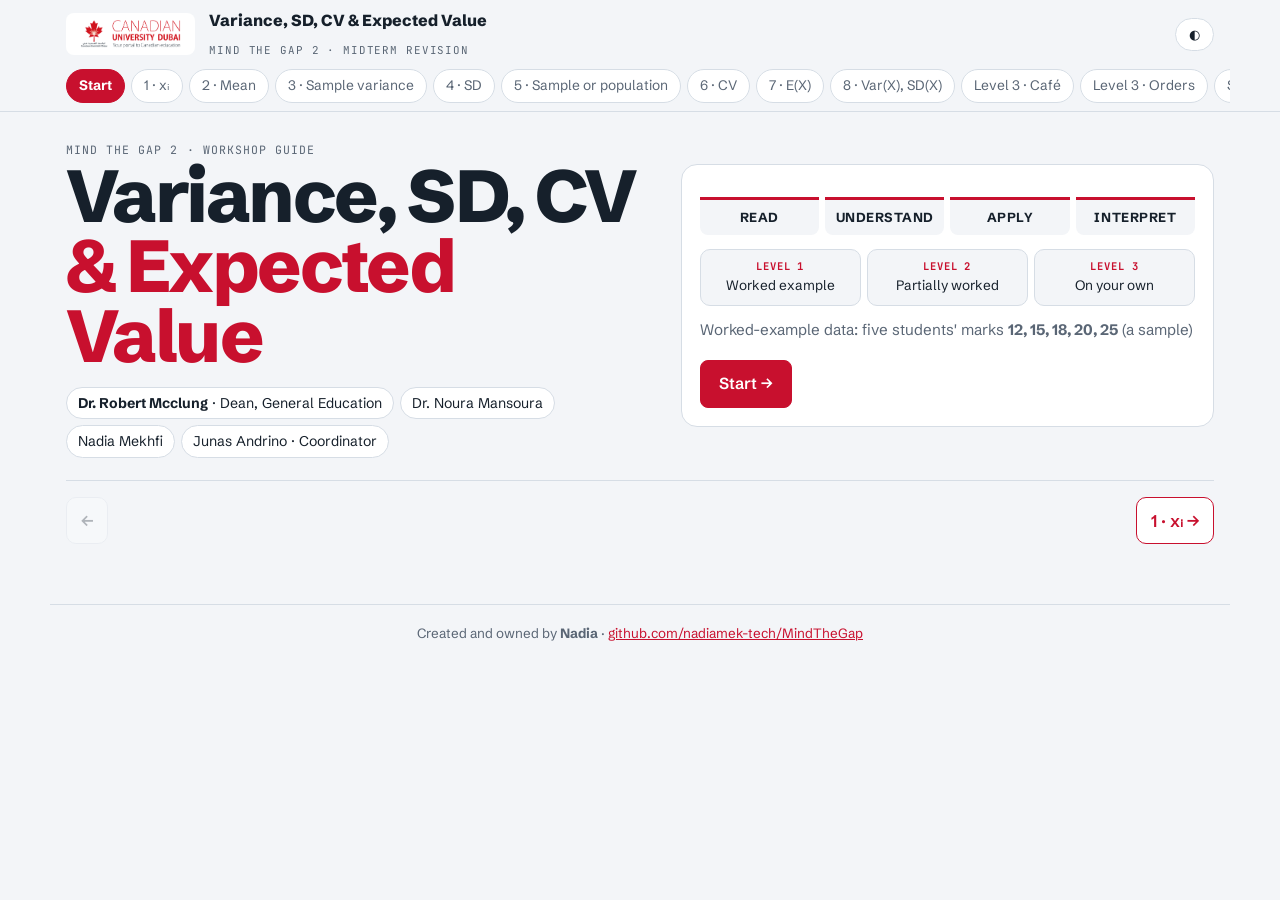
<file: workshop-02.html>
<!doctype html>
<html lang="en">
<head>
<meta charset="utf-8">
<meta name="viewport" content="width=device-width,initial-scale=1,viewport-fit=cover">
<title>Mind the Gap 2 · Read the Formula</title>
<link rel="preconnect" href="https://fonts.googleapis.com">
<link rel="preconnect" href="https://fonts.gstatic.com" crossorigin>
<link rel="stylesheet" href="https://fonts.googleapis.com/css2?family=JetBrains+Mono:wght@400;600&family=Schibsted+Grotesk:wght@400;600;700;800&family=Source+Serif+4:ital,opsz,wght@0,8..60,400;0,8..60,600;1,8..60,400&display=swap">
<link rel="stylesheet" href="assets/course.css">
<style>
:root{--wk:#C8102E;--wk-soft:rgba(200,16,46,.08);--wk-d:#FF7A7F;--wk-soft-d:rgba(255,122,127,.14);
  --c1:#C62828;--c2:#1F63B5;--c3:#1E7F4F;--c4:#6B3FA0}
@media (prefers-color-scheme: dark){:root:not([data-theme="light"]){--c1:#FF8A80;--c2:#7FB2FF;--c3:#6FD69B;--c4:#C3A1FF}}
:root[data-theme="dark"]{--c1:#FF8A80;--c2:#7FB2FF;--c3:#6FD69B;--c4:#C3A1FF}
.c1{color:var(--c1)}.c2{color:var(--c2)}.c3{color:var(--c3)}.c4{color:var(--c4)}
body{font-family:var(--f-display)}

/* ---------- shell ---------- */
.top{position:sticky;top:0;z-index:30;background:color-mix(in srgb,var(--bg) 90%,transparent);backdrop-filter:blur(8px);border-bottom:1px solid var(--line)}
.top-in{max-width:1180px;margin:0 auto;padding:8px 16px;display:flex;align-items:center;gap:14px}
.logo{display:block;background:#fff;border-radius:8px;padding:4px 8px;line-height:0;flex:none}
.logo img{height:34px;width:auto}
.ttl{flex:1 1 auto;min-width:0}
.ttl b{display:block;font-weight:800;font-size:1rem;white-space:nowrap;overflow:hidden;text-overflow:ellipsis}
.ttl span{font-family:var(--f-mono);font-size:.68rem;letter-spacing:.08em;text-transform:uppercase;color:var(--muted)}
.stations{max-width:1180px;margin:0 auto;padding:0 16px 8px;display:flex;gap:6px;overflow-x:auto;scrollbar-width:thin}
.stations button{flex:none;border:1px solid var(--line);background:var(--surface);border-radius:999px;padding:5px 12px;cursor:pointer;font-family:var(--f-display);font-size:.86rem;color:var(--muted);white-space:nowrap}
.stations button .n{font-family:var(--f-mono);font-size:.7rem;margin-right:5px}
.stations button[aria-current="true"]{background:var(--wk);border-color:var(--wk);color:#fff;font-weight:700}
.stations button.seen:not([aria-current="true"]){color:var(--ink)}
.wrap{max-width:1180px;margin:0 auto;padding:22px 16px 60px}
.st-head{display:flex;flex-wrap:wrap;align-items:end;justify-content:space-between;gap:10px;margin-bottom:14px}
.st-head h1{font-size:clamp(1.7rem,4vw,2.6rem);font-weight:800;letter-spacing:-.02em}
.st-head .eyebrow{display:block;margin-bottom:4px}
.tracker{display:flex;gap:6px;flex-wrap:wrap}
.tracker div{border:1px solid var(--line);background:var(--surface);border-radius:8px;padding:3px 9px;text-align:center;min-width:58px}
.tracker small{display:block;font-family:var(--f-mono);font-size:.62rem;color:var(--muted)}
.tracker b{font-size:.95rem;font-variant-numeric:tabular-nums}
.tracker div.got{border-color:var(--good);background:color-mix(in srgb,var(--good) 10%,transparent)}
.levels{display:flex;gap:6px;flex-wrap:wrap;margin-bottom:12px}
.levels button{border:1px solid var(--line);background:var(--bg);border-radius:10px;padding:7px 12px;cursor:pointer;font-family:var(--f-display);font-size:.9rem;display:flex;align-items:center;gap:7px}
.levels button small{font-family:var(--f-mono);font-size:.62rem;letter-spacing:.08em;text-transform:uppercase;color:var(--muted)}
.levels button[aria-pressed="true"]{background:var(--ink);color:var(--bg);border-color:var(--ink)}
.levels button[aria-pressed="true"] small{color:inherit;opacity:.7}
.inst{font-size:.95rem;color:var(--muted);margin:0 0 12px}
.card{background:var(--surface);border:1px solid var(--line);border-radius:16px;padding:18px}
.pager{display:flex;justify-content:space-between;gap:10px;margin-top:22px}
.pager button{border:1px solid var(--line);background:var(--surface);border-radius:10px;padding:9px 14px;cursor:pointer;font-family:var(--f-display);font-weight:600}
.pager button.nx{border-color:var(--wk);color:var(--wk);margin-left:auto}
.pager button:disabled{opacity:.3;cursor:default}

/* ---------- start ---------- */
.hero{display:grid;grid-template-columns:minmax(0,1.1fr) minmax(0,1fr);gap:28px;align-items:center}
.hero h1{font-size:clamp(2.4rem,7vw,4.6rem);font-weight:800;letter-spacing:-.035em;line-height:.95}
.hero h1 span{color:var(--wk);display:block}
.team{display:flex;flex-wrap:wrap;gap:6px;margin-top:16px}
.team span{border:1px solid var(--line);background:var(--surface);border-radius:999px;padding:4px 11px;font-size:.88rem}
.route{display:grid;grid-template-columns:repeat(4,minmax(0,1fr));gap:6px;margin:14px 0}
.route div{border-top:3px solid var(--wk);background:var(--bg);border-radius:0 0 8px 8px;padding:7px 8px;font-weight:700;font-size:.82rem;letter-spacing:.04em;text-align:center}
.lv3{display:grid;grid-template-columns:repeat(3,minmax(0,1fr));gap:6px}
.lv3 div{border:1px solid var(--line);border-radius:10px;padding:8px;text-align:center;font-size:.85rem;background:var(--bg)}
.lv3 b{display:block;font-family:var(--f-mono);font-size:.66rem;letter-spacing:.08em;color:var(--wk)}
.go{margin-top:18px;font-size:1rem;padding:10px 18px}

/* ---------- formula stage ---------- */
.story{display:grid;gap:12px}
.stg{background:var(--bg);border:1px solid var(--line);border-radius:14px;padding:22px 10px;min-height:170px;display:grid;align-content:center;gap:14px;overflow:hidden}
.m{font-family:"Source Serif 4",Georgia,serif;font-size:clamp(1.25rem,4.2vw,2.2rem);line-height:1.2;display:flex;flex-wrap:wrap;align-items:center;justify-content:center;gap:.18em;font-variant-numeric:lining-nums}
.m .v{font-style:italic}
.m sub,.m sup{font-size:.6em;line-height:0;position:relative}
.m sub{vertical-align:baseline;top:.35em}.m sup{vertical-align:baseline;top:-.65em}
.tk{border-radius:6px;padding:0 .06em;transition:opacity .35s,background .35s,box-shadow .35s;display:inline-block;vertical-align:middle}
.xi{display:inline-block;white-space:nowrap}
.m .tk.supk{font-size:.6em;vertical-align:top;margin-left:-.05em}
.m.focus .tk:not(.hl):not(.lit):not(.anc){opacity:.25}
.tk.hl{background:color-mix(in srgb,var(--wk) 13%,transparent);box-shadow:0 0 0 2px var(--wk);animation:pulse 1.4s ease 2}
.tk.hl .tk{background:none;box-shadow:none;animation:none}
@keyframes pulse{50%{box-shadow:0 0 0 6px color-mix(in srgb,var(--wk) 25%,transparent)}}
.frac{display:inline-flex;flex-direction:column;align-items:stretch;vertical-align:middle}
.frac>.num{display:flex;flex-wrap:wrap;justify-content:center;align-items:center;gap:.12em;padding:0 .15em .12em;max-width:min(580px,80vw)}
.frac>.den{border-top:.07em solid currentColor;padding-top:.1em;display:flex;justify-content:center;align-items:center;gap:.12em}
.sig{display:inline-flex;flex-direction:column;align-items:center;line-height:1;margin-right:.05em}
.sig .S{font-size:1.45em;line-height:1}
.sig small{font-size:.48em;font-style:italic;line-height:1.1}
.xb{position:relative;display:inline-block}
.xb::before{content:"";position:absolute;left:.22em;right:-.04em;top:.1em;border-top:.065em solid currentColor}
.sqrt{display:inline-flex;align-items:stretch}
.sqrt .rad{border-top:.07em solid currentColor;padding:0 .1em;margin-top:.12em}
.new{animation:pop .6s ease both}
@keyframes pop{0%{opacity:0;transform:translateY(-.4em) scale(.85)}100%{opacity:1;transform:none}}
.melt{animation:melt 1.6s ease forwards;display:inline-flex}
@keyframes melt{0%{opacity:1}60%{opacity:.6;filter:blur(1px);transform:translateY(.15em) scaleY(.8)}100%{opacity:0;filter:blur(3px);transform:translateY(.5em) scaleY(.3);width:0;margin:0}}
.sep{position:relative;display:inline-block;min-width:.55em;text-align:center}
.sep .c{animation:fadeout .9s .5s ease forwards;display:inline-block}
.sep .p{position:absolute;left:0;right:0;opacity:0;color:var(--c2);font-weight:600;animation:fadein .9s 1s ease forwards}
@keyframes fadeout{to{opacity:0;transform:translateY(.3em)}}
@keyframes fadein{to{opacity:1}}
.dchips{display:flex;flex-wrap:wrap;justify-content:center;gap:6px}
.dchip{border:1px solid var(--line);background:var(--surface);border-radius:8px;padding:4px 10px;text-align:center;min-width:54px}
.dchip b{display:block;font-size:1.15rem;font-variant-numeric:tabular-nums}
.dchip span{font-family:var(--f-mono);font-size:.68rem;color:var(--c1)}
.dchip.on{border-color:var(--c1);background:color-mix(in srgb,var(--c1) 9%,transparent);animation:pop .4s ease both}
.opt-q{border:1px solid var(--line);background:var(--surface);border-radius:10px;padding:8px 16px;cursor:pointer;font:inherit;font-size:1rem;font-weight:700;min-width:64px;text-align:left}
.opt-q:hover:not(:disabled){border-color:var(--wk)}
.opt-q.ok{border-color:var(--good);background:color-mix(in srgb,var(--good) 16%,transparent)}
.opt-q.no{border-color:var(--bad);background:color-mix(in srgb,var(--bad) 12%,transparent);animation:shake .3s}
.qa input.blank{font-size:1.15rem;min-width:90px}
.bk{border:1px solid var(--line);border-radius:14px;padding:12px 14px;background:var(--surface);display:grid;gap:8px}
.bk-h{display:flex;align-items:center;gap:10px;font-size:1.05rem}
.bk-h .lv{background:var(--wk);color:#fff;font-family:var(--f-mono);font-size:.66rem;letter-spacing:.08em;padding:3px 8px;border-radius:6px}
.bk-d{margin:0;color:var(--muted);font-size:.9rem}
.bk-b{display:grid;gap:8px}
.bk .ln{display:flex;flex-wrap:wrap;align-items:center;gap:4px 8px}
.bk .ln>b:first-child{min-width:72px;color:var(--wk);font-size:.74rem;font-family:var(--f-mono);letter-spacing:.06em;text-transform:uppercase}
.bl{display:inline-block;min-width:2.6em;padding:1px 6px;border-bottom:2px solid var(--muted);text-align:center;font-weight:700;border-radius:4px 4px 0 0}
.bl.act{background:color-mix(in srgb,var(--wk) 14%,transparent);border-color:var(--wk);color:var(--wk);animation:pulse 1.4s ease infinite}
.bl.done{color:var(--good);border-color:var(--good);animation:pop .4s ease both}
select.blank{flex:1 1 220px;min-width:0;max-width:100%;width:auto;text-align:left;font-size:.92rem}
.tw{overflow-x:auto;max-width:100%}
.fill>*,.bk-b>*{min-width:0;max-width:100%}
.fill .ln select.blank{width:100%}
.foot{max-width:1180px;margin:0 auto;padding:18px 16px 30px;border-top:1px solid var(--line);font-size:.84rem;color:var(--muted);text-align:center}
.calc .brand{color:#C9CED6;font-family:var(--f-mono);font-size:.66rem;letter-spacing:.06em;margin:-4px 0 8px}
.keys button.w2{grid-column:span 2}.keys button.eq.w3,.keys button.w3{grid-column:span 3}
.keys button.sh{background:#C79A2B;color:#fff}.keys button.sh2{background:#3D7FD1;color:#fff}.keys button.fn{background:#4B5563;font-size:.78rem}
.keys button{font-size:.82rem}
.lcd.menu .out{font-size:.8rem;text-align:left;font-weight:600;line-height:1.35;white-space:pre}
.paper kbd{display:inline-block;border:1px solid var(--line);border-bottom-width:2px;border-radius:4px;padding:0 5px;font-family:var(--f-mono);font-size:.78rem;background:var(--surface);margin:1px 0}
.order{display:flex;flex-wrap:wrap;justify-content:center;gap:6px;font-size:.86rem}
.order span{border-radius:999px;padding:3px 10px;border:1px solid currentColor}
.stamp{justify-self:center;font-weight:800;letter-spacing:.06em;text-transform:uppercase;color:var(--good);border:3px solid var(--good);border-radius:10px;padding:6px 14px;transform:rotate(-4deg);animation:stamp .5s ease both}
@keyframes stamp{0%{opacity:0;transform:rotate(-4deg) scale(1.8)}100%{opacity:1;transform:rotate(-4deg) scale(1)}}
.talk{display:grid;gap:8px;min-height:84px;align-content:start}
.bub{font-size:1rem;line-height:1.4;padding:8px 13px;border-radius:14px;max-width:88%;animation:pop .45s ease both;cursor:pointer;position:relative}
.bub small{display:block;font-family:var(--f-mono);font-size:.6rem;letter-spacing:.08em;text-transform:uppercase;opacity:.7;margin-bottom:1px}
.bub.t{background:var(--wk-soft);border:1px solid color-mix(in srgb,var(--wk) 35%,transparent);border-bottom-left-radius:4px;justify-self:start}
.bub.s{background:var(--sunk);border:1px solid var(--line);border-bottom-right-radius:4px;justify-self:end;text-align:right}
.bub.now{box-shadow:0 0 0 2px var(--wk)}
.ctl{display:flex;flex-wrap:wrap;align-items:center;gap:8px}
.dots{display:flex;gap:4px;flex:1 1 auto;justify-content:center;flex-wrap:wrap}
.dots i{width:9px;height:9px;border-radius:50%;background:var(--line);cursor:pointer}
.dots i.on{background:var(--wk)}
.dots i.done{background:color-mix(in srgb,var(--wk) 45%,var(--line))}
.nl{width:100%;height:auto;display:block;max-width:640px;justify-self:center;touch-action:none}
.nl text{font-family:var(--f-display);fill:var(--ink)}
.nl .mut{fill:var(--muted)}
.pg circle{cursor:grab}.pg{touch-action:none}

/* ---------- calculator ---------- */
.calcwrap{display:grid;grid-template-columns:minmax(0,270px) minmax(0,1fr);gap:16px;align-items:start}
.calc{background:#232A33;border-radius:18px;padding:14px;max-width:280px;width:100%;justify-self:center}
.lcd{background:#C7D0BA;color:#1B2116;border-radius:8px;padding:8px 10px;font-family:var(--f-mono);min-height:74px;display:grid;align-content:space-between;margin-bottom:12px;box-shadow:inset 0 2px 4px rgba(0,0,0,.25)}
.lcd .in{font-size:.86rem;word-break:break-all;min-height:1.3em}
.lcd .out{font-size:1.45rem;text-align:right;font-weight:600}
.keys{display:grid;grid-template-columns:repeat(5,minmax(0,1fr));gap:6px}
.keys button{border:0;border-radius:7px;padding:10px 0;font-family:var(--f-display);font-size:.9rem;font-weight:600;cursor:pointer;background:#3B4552;color:#EEF2F6;transition:transform .08s,background .15s}
.keys button.num{background:#E9ECEF;color:#1D232A}
.keys button.op{background:#56636F}
.keys button.eq{grid-column:span 2;background:#C8102E;color:#fff}
.keys button.ac{background:#B5651D;color:#fff}
.keys button.flash{transform:scale(.88);background:#FFD54A!important;color:#1D232A!important}
.side{display:grid;gap:10px;font-size:.92rem}
.tabs{display:flex;flex-wrap:wrap;gap:6px}
.tabs button{border:1px solid var(--line);background:var(--bg);border-radius:999px;padding:4px 11px;cursor:pointer;font-family:var(--f-display);font-size:.84rem}
.tabs button[aria-pressed="true"]{background:var(--ink);color:var(--bg);border-color:var(--ink)}
.tabs button.trap{border-color:var(--bad);color:var(--bad)}
.tabs button.trap[aria-pressed="true"]{background:var(--bad);color:#fff}
.paper{border:1px dashed var(--line);border-radius:10px;padding:8px 12px;background:var(--bg);min-height:50px}
.paper div{font-family:var(--f-mono);font-size:.84rem;animation:pop .4s ease both}
.note{padding:9px 12px;border-radius:10px;background:var(--sunk);min-height:42px}
.note.bad{background:color-mix(in srgb,var(--bad) 12%,transparent);border-left:3px solid var(--bad)}
.note.good{background:color-mix(in srgb,var(--good) 12%,transparent);border-left:3px solid var(--good)}

/* ---------- fill ---------- */
.fill{display:grid;gap:10px;font-size:.98rem}
.fill .ln{display:flex;flex-wrap:wrap;align-items:center;gap:6px 8px}
.fill .ln>b:first-child{min-width:70px;color:var(--wk);font-size:.76rem;font-family:var(--f-mono);letter-spacing:.06em;text-transform:uppercase}
input.blank{width:auto;min-width:56px;max-width:170px;border:0;border-bottom:2px solid var(--muted);border-radius:4px 4px 0 0;background:var(--sunk);color:var(--ink);padding:3px 6px;font:inherit;text-align:center}
input.blank.ok{border-color:var(--good);background:color-mix(in srgb,var(--good) 14%,transparent)}
input.blank.no{border-color:var(--bad);background:color-mix(in srgb,var(--bad) 12%,transparent);animation:shake .3s}
@keyframes shake{25%{transform:translateX(-3px)}75%{transform:translateX(3px)}}
.ft{width:100%;border-collapse:collapse;font-variant-numeric:tabular-nums}
.ft th{background:var(--ink);color:var(--bg);font-weight:600;padding:6px;font-size:.85rem}
.ft td{border-bottom:1px solid var(--line);padding:5px 6px;text-align:center}
.ft input.blank{min-width:44px;width:64px}
.datahead{border:1px solid var(--line);background:var(--bg);border-radius:10px;padding:8px 12px}
.datahead b{font-size:1.2rem;letter-spacing:.06em}
.two{display:grid;grid-template-columns:minmax(0,1fr) minmax(0,1fr);gap:18px}
.stats{display:grid;grid-template-columns:repeat(4,minmax(0,1fr));gap:6px}
.stats div{border:1px solid var(--line);border-radius:8px;padding:6px 8px;background:var(--bg);text-align:center}
.stats small{display:block;font-family:var(--f-mono);font-size:.64rem;color:var(--muted)}
.stats b{font-size:1.15rem;font-variant-numeric:tabular-nums}
.timer{display:grid;grid-template-columns:auto minmax(0,1fr);gap:16px;align-items:center;margin:14px 0}
.timer svg{width:92px;height:92px}
.reveal{margin-top:10px}
@media (max-width:760px){
 .hero,.two,.calcwrap{grid-template-columns:minmax(0,1fr)}
 .logo img{height:26px}
 .route{grid-template-columns:repeat(2,minmax(0,1fr))}
 .stats{grid-template-columns:repeat(2,minmax(0,1fr))}
 .bub{max-width:96%}
 .stg{padding:18px 6px}
 .card{padding:12px}
 .ttl span{display:none}
 .tracker div{min-width:44px;padding:2px 6px}
}
</style>
</head>
<body>
<header class="top">
  <div class="top-in">
    <a class="logo" href="index.html" title="Mind the Gap workshops"><img src="assets/cud-logo.png" alt="Canadian University Dubai"></a>
    <div class="ttl"><b>Variance, SD, CV & Expected Value</b><span>Mind the Gap 2 · Midterm revision</span></div>
    <button type="button" class="pill" id="theme">◐</button>
  </div>
  <nav class="stations" id="stations" aria-label="Stations"></nav>
</header>
<main class="wrap" id="main"></main>
<footer class="foot">Created and owned by <b>Nadia</b> · <a href="https://github.com/nadiamek-tech/MindTheGap">github.com/nadiamek-tech/MindTheGap</a></footer>

<script src="assets/course.js"></script>
<script>
const {W} = Lecture; const esc = W.esc;
document.getElementById('theme').addEventListener('click',()=>GED102Theme.toggle());

/* ================= results tracker ================= */
const RES_KEY='mtg2-res'; let RES={}; try{ RES=JSON.parse(localStorage.getItem(RES_KEY)||'{}') }catch(e){}
const TRACK={1:[['xbar','x̄'],['s2','s²'],['s','s'],['sig2','σ²'],['cv','CV']],2:[['ex','E(X) = μ'],['varx','Var(X)'],['sdx','SD(X)']]};
function setRes(o){ Object.assign(RES,o); try{ localStorage.setItem(RES_KEY,JSON.stringify(RES)) }catch(e){} document.querySelectorAll('.tracker').forEach(drawTracker); }
function drawTracker(el){ el.innerHTML=(TRACK[el.dataset.g]||TRACK[1]).map(([k,l])=>`<div class="${RES[k]?'got':''}"><small>${l}</small><b>${RES[k]||'?'}</b></div>`).join(''); }

/* ================= voice: recorded Kokoro clips, browser speech fallback ================= */
let AUD={}; fetch('audio/manifest.json').then(r=>r.ok?r.json():null).then(m=>{ if(m&&m.clips) AUD=m.clips; }).catch(()=>{});
const synth=window.speechSynthesis; let svoice=null, player=null;
function pickV(){ if(!synth) return; const vs=synth.getVoices(); svoice=vs.find(v=>/en-GB/.test(v.lang)&&/female|Serena|Kate|Libby|Sonia|Google UK English Female/i.test(v.name))||vs.find(v=>/^en/.test(v.lang))||null; }
if(synth){ pickV(); synth.onvoiceschanged=pickV; }
const plain=s=>s.replace(/<[^>]+>/g,'').replace(/&nbsp;/g,' ').replace(/\s+/g,' ').trim();
const spoken=s=>plain(s).replace(/x̄/g,'x bar').replace(/Σ/g,'sigma').replace(/xᵢ/g,'x i').replace(/−/g,' minus ').replace(/s²/g,'s squared').replace(/σ²/g,'sigma squared').replace(/²/g,' squared').replace(/√/g,'square root of ').replace(/μ/g,'mu').replace(/÷/g,' divided by ').replace(/×/g,' times ').replace(/≈/g,'about ');
function hush(){ if(synth) synth.cancel(); if(player){ player.onended=null; player.pause(); player=null; } }
function say(who,html,done){
  hush(); const key=who+'|'+plain(html); const f=AUD[key];
  const fallback=()=>{ if(!synth){ setTimeout(done,900+plain(html).length*45); return; } const u=new SpeechSynthesisUtterance(spoken(html)); if(svoice) u.voice=svoice; u.rate=.95; if(who==='s') u.pitch=1.15; u.onend=()=>done&&done(); u.onerror=()=>done&&done(); synth.speak(u); };
  if(f){ player=new Audio('audio/'+f); player.onended=()=>{ player=null; done&&done(); }; player.play().catch(()=>{ player=null; fallback(); }); }
  else fallback();
}
window.__lines=new Set();

/* ================= formula helpers ================= */
const T=(k,html,cls='')=>`<span class="tk ${cls}" data-k="${k}">${html}</span>`;
const fr=(num,den)=>`<span class="frac"><span class="num">${num}</span><span class="den">${den}</span></span>`;
const SIG=(top='n',bot='i = 1')=>`<span class="sig"><small>${top}</small><span class="S">Σ</span><small>${bot}</small></span>`;
const SG=(c='')=>`<span class="sig ${c}"><small>n</small><span class="S">Σ</span><small>i = 1</small></span>`;
const XB='<span class="v xb">x</span>';
const XI='<span class="xi"><span class="v">x</span><sub>i</sub></span>';
const N='<span class="v">n</span>';
const S2='<span class="xi"><span class="v">s</span><sup>2</sup></span>';
const sep=m=>m?`<span class="sep"><span class="c">,</span><span class="p">+</span></span>`:`<span class="sep">,</span>`;
const plus='<span class="c2" style="font-weight:600">+</span>';
const list=(a,mode)=>a.map((v,i)=>v+(i<a.length-1?(mode==='melt'?' '+sep(true):mode==='plus'?' '+plus+' ':sep(false)):'')).join(' ');
const chips=(vals,on=[])=>`<div class="dchips">${vals.map((v,i)=>`<div class="dchip ${on.includes(i)?'on':''}"><span>x<sub>${i+1}</sub></span><b>${v}</b></div>`).join('')}</div>`;
const order=`<div class="order"><span class="c1">① subtract</span><span class="c4">② square</span><span class="c2">③ add</span><span class="c3">④ divide</span></div>`;
const big=v=>`<span class="new" style="font-weight:600">${v}</span>`;

/* ================= number line: the picture behind the formula ================= */
function nl(vals,{mean=null,mode='dots',lo=8,hi=30,div=null}={}){
  const Wd=600,pad=26,sc=(Wd-2*pad)/(hi-lo),X=v=>pad+(v-lo)*sc;
  const d=vals.map(v=>mean==null?0:v-mean);
  const side=(mode==='sq'||mode==='avg')?Math.max(...d.map(Math.abs),div?Math.sqrt(d.reduce((a,b)=>a+b*b,0)/div):0):0;
  const ay=Math.max(54,side*sc+40)+(mode==='dist'||mode==='bal'?vals.length*11:0), H=ay+(mode==='avg'?54:42);
  let g='';
  if(mode==='sq'||mode==='avg') vals.forEach((v,i)=>{ const s=Math.abs(d[i])*sc; if(!s) return; const x=Math.min(X(v),X(mean));
    g+=`<rect x="${x}" y="${ay-s}" width="${s}" height="${s}" fill="var(--c4)" fill-opacity="${mode==='avg'?.06:.14}" stroke="var(--c4)" stroke-width="1.5" ${mode==='avg'?'stroke-opacity=".35"':''} class="new"/>
     ${s>34&&mode==='sq'?`<text x="${x+s/2}" y="${ay-s/2+5}" text-anchor="middle" font-size="14" font-weight="700" style="fill:var(--c4)">${d[i]*d[i]}</text>`:''}`; });
  if(mode==='avg'&&div){ const v2=d.reduce((a,b)=>a+b*b,0)/div, s=Math.sqrt(v2)*sc;
    g+=`<rect x="${X(mean)-s/2}" y="${ay-s}" width="${s}" height="${s}" fill="var(--c3)" fill-opacity=".18" stroke="var(--c3)" stroke-width="3" class="new"/>
     <text x="${X(mean)}" y="${ay-s/2}" text-anchor="middle" font-size="13" font-weight="700" style="fill:var(--c3)">area ${+v2.toFixed(2)}</text>
     <line x1="${X(mean)-s/2}" x2="${X(mean)+s/2}" y1="${ay+28}" y2="${ay+28}" stroke="var(--c3)" stroke-width="3"/>
     <text x="${X(mean)}" y="${ay+46}" text-anchor="middle" font-size="13" font-weight="700" style="fill:var(--c3)">side = s ≈ ${+Math.sqrt(v2).toFixed(2)}</text>`; }
  if(mode==='dist'||mode==='bal') vals.forEach((v,i)=>{ if(!d[i]) return; const y=ay-16-i*11; const c=d[i]<0?'var(--c2)':'var(--c1)';
    g+=`<line x1="${X(mean)}" x2="${X(v)}" y1="${y}" y2="${y}" stroke="${c}" stroke-width="2.5" class="new"/><text x="${X(v)+(d[i]<0?-6:6)}" y="${y+4}" font-size="12" font-weight="700" text-anchor="${d[i]<0?'end':'start'}" style="fill:${c}">${d[i]>0?'+':'−'}${Math.abs(d[i])}</text>`; });
  for(let t=lo;t<=hi;t++){ const big=t%(hi-lo>24?5:2)===0; g+=`<line x1="${X(t)}" x2="${X(t)}" y1="${ay}" y2="${ay+(big?6:3)}" stroke="var(--muted)"/>${big?`<text x="${X(t)}" y="${ay+19}" text-anchor="middle" font-size="11" class="mut">${t}</text>`:''}`; }
  g=`<line x1="${pad-6}" x2="${Wd-pad+6}" y1="${ay}" y2="${ay}" stroke="var(--muted)" stroke-width="1.5"/>`+g;
  if(mean!=null){ g+=`<line x1="${X(mean)}" x2="${X(mean)}" y1="10" y2="${ay}" stroke="var(--c3)" stroke-width="2" stroke-dasharray="5 4"/><text x="${X(mean)+5}" y="20" font-size="13" font-weight="700" style="fill:var(--c3)">x̄ = ${+mean.toFixed(2)}</text>`;
    if(mode==='bal') g+=`<path d="M${X(mean)} ${ay+3} l-11 18 h22 z" fill="var(--c3)"/>`; }
  const stack={}; vals.forEach((v,i)=>{ const k=stack[v]=(stack[v]||0)+1; g+=`<circle cx="${X(v)}" cy="${ay-(k-1)*15}" r="${hi-lo>24?10:7}" fill="var(--c1)" data-i="${i}" style="cursor:${mode==='play'?'grab':'default'}"/>`; });
  return `<svg class="nl" viewBox="0 0 ${Wd} ${H}" role="img" aria-label="Number line of the values">${g}</svg>`;
}

/* ================= story player ================= */
function story(el,stages){
  stages.forEach(s=>(s.say||[]).forEach(([w,t])=>window.__lines.add(w+'|'+plain(t))));
  el.innerHTML=`<div class="story"><div class="stg"><div class="m"></div><div class="xtra" style="display:grid"></div></div>
   <div class="talk" aria-live="polite"></div>
   <div class="ctl"><button type="button" class="btn ghost" data-a="prev" aria-label="Back">←</button><div class="dots"></div>
   <button type="button" class="btn" data-a="next">Next →</button><button type="button" class="btn ghost" data-a="play">▶ Play</button></div></div>`;
  const m=el.querySelector('.m'),xt=el.querySelector('.xtra'),talk=el.querySelector('.talk'),dots=el.querySelector('.dots');
  const bP=el.querySelector('[data-a=prev]'),bN=el.querySelector('[data-a=next]'),bPl=el.querySelector('[data-a=play]');
  let i=0,playing=false,run=0;
  stages.forEach((s,k)=>{ const d=document.createElement('i'); d.addEventListener('click',()=>{stop();show(k)}); dots.appendChild(d); });
  function show(k){ i=k; const s=stages[k]; m.innerHTML=s.f; xt.innerHTML=s.x||'';
    const hl=s.hl||[]; m.classList.toggle('focus',hl.length>0);
    hl.forEach(key=>m.querySelectorAll(`.tk[data-k="${key}"]`).forEach(t=>{ t.classList.add('hl'); t.querySelectorAll('.tk').forEach(c=>c.classList.add('lit')); let p=t.parentElement.closest('.tk'); while(p){ p.classList.add('anc'); p=p.parentElement.closest('.tk'); } }));
    talk.innerHTML=(s.say||[]).map(([w,t],j)=>`<div class="bub ${w}" style="animation-delay:${playing?0:j*.5}s" title="Click to hear"><small>${w==='t'?'Teacher':'Class'}</small>${t}</div>`).join('');
    talk.querySelectorAll('.bub').forEach((b,j)=>b.addEventListener('click',()=>{ stop(); const [w,t]=s.say[j]; b.classList.add('now'); say(w,t,()=>b.classList.remove('now')); }));
    [...dots.children].forEach((d,j)=>d.className=j===k?'on':j<k?'done':''); bP.disabled=k===0; bN.disabled=k===stages.length-1; }
  function stop(){ playing=false; run++; bPl.textContent='▶ Play'; hush(); }
  function play(){ if(playing){ stop(); return; } playing=true; const my=++run; bPl.textContent='❚❚ Pause'; if(i===stages.length-1) show(0); else show(i);
    const step=()=>{ if(!playing||my!==run||!el.isConnected) return; const lines=stages[i].say||[]; const bubs=talk.querySelectorAll('.bub'); bubs.forEach(b=>b.style.opacity=.35); let j=0;
      const nx=()=>{ if(!playing||my!==run||!el.isConnected) return; bubs.forEach(b=>b.classList.remove('now'));
        if(j>=lines.length){ setTimeout(()=>{ if(!playing||my!==run) return; if(i<stages.length-1){ show(i+1); setTimeout(step,450);} else stop(); },650); return; }
        const b=bubs[j]; if(b){ b.style.opacity=1; b.classList.add('now'); } const [w,t]=lines[j++]; say(w,t,()=>setTimeout(nx,200)); };
      nx(); };
    setTimeout(step,250); }
  bP.addEventListener('click',()=>{stop(); if(i>0) show(i-1)}); bN.addEventListener('click',()=>{stop(); if(i<stages.length-1) show(i+1)}); bPl.addEventListener('click',play);
  show(0);
}

/* ================= calculator (real evaluator, scientific-calculator precedence) ================= */
const K=s=>s.trim().split(/\s+/);
function calcEval(toks,ans){
  const t=[]; let num='';
  const flush=()=>{ if(num){ if(!/^\d*\.?\d+$|^\d+\.$/.test(num)) throw 'Syntax ERROR'; t.push(parseFloat(num)); num=''; } };
  for(const k of toks){ if(/^[0-9.]$/.test(k)){ num+=k; continue; } flush(); t.push(k); } flush();
  let p=0; const peek=()=>t[p], eat=()=>t[p++];
  function expr(){ let v=term(); while(peek()==='+'||peek()==='−'){ const o=eat(), r=term(); v=o==='+'?v+r:v-r; } return v; }
  function term(){ let v=unary(); while(peek()==='×'||peek()==='÷'){ const o=eat(), r=unary(); if(o==='÷'&&r===0) throw 'Math ERROR'; v=o==='×'?v*r:v/r; } return v; }
  function unary(){ if(peek()==='neg'||peek()==='−'){ eat(); return -unary(); } return post(); }
  function post(){ let v=prim(); while(peek()==='²'){ eat(); v=v*v; } return v; }
  function prim(){ const k=eat(); if(typeof k==='number') return k; if(k==='Ans') return ans;
    if(k==='('||k==='√('){ const v=expr(); if(peek()===')') eat(); if(k==='√('){ if(v<0) throw 'Math ERROR'; return Math.sqrt(v);} return v; } throw 'Syntax ERROR'; }
  if(!t.length) return 0; const v=expr(); if(p<t.length) throw 'Syntax ERROR'; return v;
}
const fmtN=v=>{ if(Math.abs(v)<1e-12) v=0; return String(+v.toPrecision(10)).replace('-','−'); };
/* Two real models: Casio fx-991ES PLUS / fx-82ES PLUS and TI-30XS MultiView.
   Semantic keys are shared (= means "=" on Casio and "enter" on TI). */
const MODELS={
 casio:{name:'Casio fx-991ES PLUS',body:'#2B2F36',lcd:'#C9D1BF',ans:'Ans',keys:[
  ['SHIFT','shift','sh'],['MODE','mode','fn'],['▼','dn','fn'],['x²','²'],['√','√('],
  ['7','7','num'],['8','8','num'],['9','9','num'],['DEL','DEL','ac'],['AC','AC','ac'],
  ['4','4','num'],['5','5','num'],['6','6','num'],['×','×','op'],['÷','÷','op'],
  ['1','1','num'],['2','2','num'],['3','3','num'],['+','+','op'],['−','−','op'],
  ['0','0','num'],['.','.','num'],['(−)','neg'],['(','('],[')',')'],
  ['Ans','Ans','w2'],['=','=','eq w3']]},
 ti:{name:'TI-30XS MultiView',body:'#1F2A44',lcd:'#D4DCCB',ans:'ans',keys:[
  ['2nd','2nd','sh2'],['mode','mode','fn'],['▼','dn','fn'],['x²','²'],['√','√('],
  ['7','7','num'],['8','8','num'],['9','9','num'],['delete','DEL','ac'],['clear','AC','ac'],
  ['4','4','num'],['5','5','num'],['6','6','num'],['×','×','op'],['÷','÷','op'],
  ['1','1','num'],['2','2','num'],['3','3','num'],['+','+','op'],['−','−','op'],
  ['0','0','num'],['.','.','num'],['(−)','neg'],['(','('],[')',')'],
  ['data','data','fn w2'],['enter','=','eq w3']]}};
const STAT={
 casio:[
  {k:'mode',scr:['1:COMP   2:CMPLX','3:STAT   4:BASE-N','5:EQN    6:MATRIX','7:TABLE  8:VECTOR'],note:'MODE opens the menu.'},
  {k:'3',scr:['1:1-VAR  2:A+BX','3:_+CX²  4:ln X','5:e^X    6:A·B^X'],note:'3 = STAT. <small>(fx-82ES PLUS: MODE 2)</small>'},
  {k:'1',scr:['    X','1 │'],note:'1 = 1-VAR: one list.'},
  {k:'1 2 = 1 5 = 1 8 = 2 0 = 2 5 =',scr:['    X','1 │ 12','2 │ 15','3 │ 18','4 │ 20','5 │ 25'],note:'Each value, then =. <small>FREQ column? SHIFT MODE ▼ 4 2 hides it.</small>'},
  {k:'AC',scr:['','0'],note:'AC. The data stays saved.'},
  {k:'shift 1',scr:['1:Type   2:Data','3:Sum    4:Var','5:Distr  6:MinMax'],note:'SHIFT 1 = STAT menu.'},
  {k:'4',scr:['1:n      2:x̄','3:σx     4:sx'],note:'4 = Var.'},
  {k:'2 =',scr:['x̄','18'],note:'<b>x̄ = 18</b> ✓',tone:'good'},
  {k:'shift 1 4 4 =',scr:['sx','4.949747468'],note:'sx = sample SD: <b>s ≈ 4.95</b> ✓',tone:'good'},
  {k:'² =',scr:['Ans²','24.5'],note:'Square it: <b>s² = 24.5</b> ✓',tone:'good'},
  {k:'shift 1 4 3 =',scr:['σx','4.427188724'],note:'σx = population SD (÷ N).'}],
 ti:[
  {k:'data',scr:['L1     L2     L3','───────────────','','L1(1)='],note:'data opens the lists. <small>Old data? data data → Clear L1.</small>'},
  {k:'1 2 dn 1 5 dn 1 8 dn 2 0 dn 2 5 =',scr:['L1     L2     L3','12','15','18','20','25'],note:'Each value, ▼ to the next row.'},
  {k:'2nd data',scr:['STAT','1:1-Var Stats','2:2-Var Stats','3:StatVars'],note:'2nd data = STAT.'},
  {k:'1',scr:['1-Var:','DATA: L1  L2  L3','FRQ:  ONE L1  L2','CALC'],note:'DATA: L1 · FRQ: ONE.'},
  {k:'dn dn =',scr:['1:n=5','2:x̄=18','3:Sx=4.949747468','4:σx=4.427188724','5:Σx=90','6:Σx²=1718'],note:'CALC, enter. <b>x̄ = 18</b>, <b>Sx ≈ 4.95</b> ✓',tone:'good'},
  {k:'AC',scr:['',''],note:'clear.'},
  {k:'2nd data 3',scr:['StatVars','1:n','2:x̄','3:Sx','4:σx'],note:'StatVars pastes a result.'},
  {k:'dn dn =',scr:['Sx',''],note:'Sx is pasted.'},
  {k:'² =',scr:['Sx²','24.5'],note:'<b>s² = 24.5</b> ✓',tone:'good'},
  {k:'2nd mode',scr:['',''],note:'2nd mode = quit.'}]};
let MODEL='casio'; try{ MODEL=localStorage.getItem('mtg2-model')||'casio' }catch(e){}
function calc(el,scripts){
  el.innerHTML=`<div class="tabs mdl" style="margin-bottom:12px">${Object.entries(MODELS).map(([k,m])=>`<button type="button" data-m="${k}">${m.name}</button>`).join('')}</div><div class="cz"></div>`;
  const cz=el.querySelector('.cz');
  const pickM=m=>{ MODEL=m; try{ localStorage.setItem('mtg2-model',m) }catch(e){} el.querySelectorAll('.mdl button').forEach(b=>b.setAttribute('aria-pressed',b.dataset.m===m)); build(); };
  el.querySelectorAll('.mdl button').forEach(b=>b.addEventListener('click',()=>pickM(b.dataset.m)));
  function build(){
    const M=MODELS[MODEL], all=[...scripts,{name:'STAT mode guide',stat:true}];
    cz.innerHTML=`<div class="calcwrap"><div class="calc" style="background:${M.body}" role="group" aria-label="${M.name}"><div class="brand">${M.name}</div><div class="lcd" style="background:${M.lcd}"><div class="in"></div><div class="out">0</div></div>
     <div class="keys">${M.keys.map(([l,k,c])=>`<button type="button" class="${c||''}" data-k="${k}" aria-label="${l}">${l}</button>`).join('')}</div></div>
     <div class="side"><div class="tabs sc">${all.map((s,i)=>`<button type="button" class="${s.trap?'trap':''}" data-i="${i}">${s.trap?'⚠ ':''}${s.name}</button>`).join('')}</div>
     <div class="note"></div><div class="row"><button type="button" class="btn" data-a="go">Next key ▶</button><button type="button" class="btn ghost" data-a="reset">↺</button></div><div class="paper"></div></div></div>`;
    const lcd=cz.querySelector('.lcd'),inEl=cz.querySelector('.in'),out=cz.querySelector('.out'),note=cz.querySelector('.note'),paper=cz.querySelector('.paper'),go=cz.querySelector('[data-a=go]');
    let toks=[],ans=0,just=false,cur=0,st=0,busy=false,statMode=false;
    const show1=k=>k==='neg'?'⁻':k==='Ans'?M.ans:k;
    const draw=()=>inEl.textContent=toks.map(show1).join('');
    function press(k){ if(statMode) return;
      if(k==='AC'){ toks=[]; out.textContent='0'; just=false; draw(); return; }
      if(k==='DEL'){ just=false; toks.pop(); draw(); return; }
      if(k==='='){ try{ const v=calcEval(toks,ans); ans=v; out.textContent=fmtN(v);}catch(e){ out.textContent=typeof e==='string'?e:'Syntax ERROR'; } just=true; return; }
      if(!/^[0-9.]$|^[()+−×÷²]$|^√\($|^neg$|^Ans$/.test(k)) return;
      if(just){ toks=['+','−','×','÷','²'].includes(k)?['Ans']:[]; just=false; } toks.push(k); draw(); }
    cz.querySelectorAll('.keys button').forEach(b=>b.addEventListener('click',()=>{ if(!busy) press(b.dataset.k); }));
    const flash=k=>{ const b=cz.querySelector(`.keys button[data-k="${CSS.escape(k)}"]`); if(b){ b.classList.add('flash'); setTimeout(()=>b.classList.remove('flash'),170); } };
    const screen=lines=>{ lcd.classList.add('menu'); inEl.innerHTML=''; out.innerHTML=lines.map(l=>`<div>${l||'&nbsp;'}</div>`).join(''); };
    function pick(i){ cur=i; st=0; const s=all[i]; statMode=!!s.stat; cz.querySelectorAll('.sc button').forEach(b=>b.setAttribute('aria-pressed',+b.dataset.i===i)); lcd.classList.remove('menu'); toks=[]; ans=0; just=false; inEl.textContent=''; out.textContent='0'; paper.innerHTML='';
      note.className='note'; note.innerHTML=s.stat?`Data: <b>12, 15, 18, 20, 25</b>. ${M.name}, key by key.`:s.intro; go.disabled=false; go.textContent='Next key ▶'; }
    go.addEventListener('click',()=>{ const s=all[cur], steps=s.stat?STAT[MODEL]:s.steps; if(busy||st>=steps.length) return; const step=steps[st++]; busy=true; go.disabled=true; let j=0; const ks=K(step.k);
      const label=k=>{ const f=M.keys.find(x=>x[1]===k); return f?f[0]:k; };
      const tick=()=>{ if(j<ks.length){ const k=ks[j++]; flash(k); if(!s.stat) press(k); setTimeout(tick,230); return; }
        busy=false; if(s.stat) screen(step.scr); note.className='note'+(step.tone?' '+step.tone:''); note.innerHTML=step.note;
        paper.insertAdjacentHTML('beforeend',`<div>${s.stat?ks.map(k=>`<kbd>${label(k)}</kbd>`).join(' '):''}${step.rec?step.rec:''}</div>`);
        if(st>=steps.length){ go.textContent='Done ✓'; go.disabled=true; } else go.disabled=false; }; tick(); });
    cz.querySelector('[data-a=reset]').addEventListener('click',()=>pick(cur));
    cz.querySelectorAll('.sc button').forEach(b=>b.addEventListener('click',()=>pick(+b.dataset.i)));
    pick(0);
  }
  pickM(MODEL);
}

/* ================= fill-in checker ================= */
function fill(el,html,onDone){
  let n=0;
  el.innerHTML=`<div class="fill">${html.replace(/\[\[([^\]]+)\]\]/g,(_,a)=>{ if(a.includes('||')){ const [ans,os]=a.split('||'); return `<select class="blank sel" data-a="${esc(ans)}" aria-label="choose"><option value="">choose…</option>${os.split(';;').map(o=>`<option>${esc(o)}</option>`).join('')}</select>`; } const num=/^-?[\d.]+$/.test(a.split('|')[0].replace('−','-')); return `<input class="blank" data-a="${esc(a)}" aria-label="blank ${++n}" ${num?'inputmode="decimal" size="5"':'size="11"'}>`; })}
   <div class="row"><button type="button" class="btn" data-a="chk">Check ✓</button><button type="button" class="btn ghost" data-a="show">Show answers</button></div><div class="feedback" hidden></div></div>`;
  const ins=[...el.querySelectorAll('input.blank,select.blank')],fb=el.querySelector('.feedback');
  const norm=s=>s.trim().toLowerCase().replace(/[−–]/g,'-').replace(/\s+/g,' ').replace(/^the /,'');
  const ok=(v,a)=>{ if(a.includes('||')===false&&false){} v=norm(v); if(!v) return false; return a.split('|').some(alt=>{ alt=norm(alt); const an=parseFloat(alt),vn=parseFloat(v.replace(/[^\d.\-]/g,''));
      if(/^-?[\d.]+$/.test(alt)){ const dec=(alt.split('.')[1]||'').length; const tol=dec?Math.pow(10,-dec)*1.01:1e-9; return !isNaN(vn)&&Math.abs(vn-an)<=tol; }
      return v===alt||(v.length>2&&(v.includes(alt)||alt.includes(v))); }); };
  el.querySelector('[data-a=chk]').addEventListener('click',()=>{ let r=0; ins.forEach(i=>{ const g=i.tagName==='SELECT'?i.value===i.dataset.a:ok(i.value,i.dataset.a); i.classList.toggle('ok',g); i.classList.toggle('no',!g&&i.value.trim()!==''); if(g) r++; });
    fb.hidden=false; fb.innerHTML=r===ins.length?'<b>All correct ✓</b>':`<b>${r} / ${ins.length}</b>`; if(r===ins.length&&onDone) onDone(); });
  el.querySelector('[data-a=show]').addEventListener('click',()=>{ ins.forEach(i=>{ i.value=i.tagName==='SELECT'?i.dataset.a:i.dataset.a.split('|')[0]; i.classList.add('ok'); i.classList.remove('no'); }); fb.hidden=false; fb.innerHTML='Cover them and try again.'; });
}

/* ================= explore: drag the dots ================= */
function explore(el){
  let vals=[12,15,18,20,25];
  el.innerHTML=`<div class="stack"><div class="row" style="justify-content:space-between"><span class="inst" style="margin:0">Drag the red dots ↔</span>
   <div class="tabs"><button type="button" data-v="12,15,18,20,25" aria-pressed="true">Marks</button><button type="button" data-v="17,18,18,19,18">Small SD</button><button type="button" data-v="2,8,18,27,30">Large SD</button></div></div>
   <div class="pg"></div><div class="stats"></div></div>`;
  const pg=el.querySelector('.pg'),st=el.querySelector('.stats'); let drag=-1;
  const draw=()=>{ const n=vals.length,mean=vals.reduce((a,b)=>a+b,0)/n,ss=vals.reduce((a,v)=>a+(v-mean)**2,0),v2=ss/(n-1);
    pg.innerHTML=nl(vals,{mean,mode:'avg',lo:0,hi:30,div:n-1}).replace('class="nl"','class="nl" style="max-height:440px"');
    st.innerHTML=`<div><small>x̄</small><b>${+mean.toFixed(2)}</b></div><div><small>Σ(xᵢ − x̄)²</small><b>${+ss.toFixed(2)}</b></div><div><small>s²</small><b>${+v2.toFixed(2)}</b></div><div><small>s</small><b>${+Math.sqrt(v2).toFixed(2)}</b></div>`;
  };
  pg.addEventListener('pointerdown',e=>{ const c=e.target.closest('circle[data-i]'); if(!c) return; drag=+c.dataset.i; pg.setPointerCapture(e.pointerId); e.preventDefault(); });
  pg.addEventListener('pointermove',e=>{ if(drag<0) return; const svg=pg.querySelector('svg'); const p=svg.createSVGPoint(); p.x=e.clientX; p.y=e.clientY; const q=p.matrixTransform(svg.getScreenCTM().inverse());
    const v=Math.max(0,Math.min(30,Math.round((q.x-26)/((600-52)/30)))); if(v!==vals[drag]){ vals[drag]=v; draw(); } });
  const end=()=>{ drag=-1; }; pg.addEventListener('pointerup',end); pg.addEventListener('pointercancel',end);
  el.querySelectorAll('.tabs button').forEach(b=>b.addEventListener('click',()=>{ el.querySelectorAll('.tabs button').forEach(x=>x.setAttribute('aria-pressed',x===b)); vals=b.dataset.v.split(',').map(Number); draw(); }));
  draw();
}

/* ================= stories (Level 1 worked examples, Guide order) ================= */
const D=[12,15,18,20,25];
function paint(m,f,hl=[]){ m.innerHTML=f; m.classList.toggle('focus',hl.length>0);
  hl.forEach(key=>m.querySelectorAll(`.tk[data-k="${key}"]`).forEach(t=>{ t.classList.add('hl'); t.querySelectorAll('.tk').forEach(c=>c.classList.add('lit')); let p=t.parentElement.closest('.tk'); while(p){ p.classList.add('anc'); p=p.parentElement.closest('.tk'); } })); }

/* 1 · How to read xᵢ */
const XIF=`<span style="font-size:1.7em">${T('x','<span class="v c1">x</span>')}${T('i','<sub class="c4" style="font-size:.6em">i</sub>')}</span>`;
const READXI=[
 {f:XIF,hl:['x'],say:[['t','x: the variable. What we measure: marks, minutes, prices.']]},
 {f:XIF,hl:['i'],x:chips(D),say:[['t','i: the position. 1st, 2nd, 3rd …']]},
 {f:'<span class="xi"><span class="v">x</span><sub>1</sub></span> = 12',x:chips(D,[0]),say:[['t','x₁, “x one”: the 1st value, 12.']]},
 {f:'<span class="xi"><span class="v">x</span><sub>3</sub></span> = 18',x:chips(D,[2]),say:[['t','x₃, “x three”: the 3rd value, 18.']]},
 {f:'<span class="v">n</span> = 5',x:chips(D,[0,1,2,3,4]),say:[['t','n: how many values there are. 5.']]},
 {f:'<span class="xi"><span class="v">x</span><sub>n</sub></span> = <span class="xi"><span class="v">x</span><sub>5</sub></span> = 25',x:chips(D,[4]),say:[['t','xₙ, “x n”: the last value. Here x₅ = 25.']]},
 {f:XIF,x:chips(D),say:[['t','The small number tells you where the value is, not how big it is.']]}];

/* 2 · The mean */
const meanF=()=>`${T('lhs',XB+' =')} ${T('frac',fr(T('sig',SIG(T('top','n'),T('bot','i = 1')),'c2')+T('xi',XI,'c1'),T('n',N,'c3')))}`;
const mT=(num,den)=>`${XB} = ${fr(num,den)}`;
const MEAN=[
 {f:meanF(),say:[['t','One symbol at a time. No calculator yet.']]},
 {f:meanF(),hl:['lhs'],say:[['t','x̄, “x-bar”: the answer they ask for. Park it.']]},
 {f:meanF(),hl:['frac'],say:[['t','This long line?'],['s','A fraction!'],['t','So: divide.']]},
 {f:meanF(),hl:['xi'],x:chips(D,[0,1,2,3,4]),say:[['t','① Each value: x₁, x₂, … xₙ.']]},
 {f:meanF(),hl:['sig'],say:[['t','② Σ means “add them all up”.']]},
 {f:meanF(),hl:['n'],x:chips(D),say:[['t','③ Divide by n, the number of values.'],['s','n is 5!']]},
 {f:mT(`<span class="c2">${SG()}</span>${XI}`,`<span class="c3 new">5</span>`),say:[['t','Translate. n becomes 5.']]},
 {f:mT(`<span class="c2">${SG()}</span><span class="c1 new">(${list(D)})</span>`,`<span class="c3">5</span>`),say:[['t','xᵢ becomes the whole list. Σ is still waiting.']]},
 {f:mT(`<span class="c2 melt">${SG()}</span><span class="c1">(${list(D,'melt')})</span>`,`<span class="c3">5</span>`),say:[['t','Now Σ melts…'],['t','…and every comma becomes a plus.']]},
 {f:mT(`<span class="c1">${list(D,'plus')}</span>`,`<span class="c3">5</span>`),x:'<div class="stamp">Method written ✓</div>',say:[['t','Every symbol is a number. That line already earns marks.']]},
 {f:`${XB} = ${fr(big(90),'<span class="c3">5</span>')} = ${big(18)}`,say:[['t','Now the calculator.'],['s','90 divided by 5 is 18!']]},
 {f:`${XB} = 18`,say:[['t','In words: x-bar equals the sum of all the values, divided by the number of values.'],['t','Interpret: the average mark is 18.']]}];

/* 3 · Sample variance */
const varF=()=>`${T('lhs',S2+' =')} ${T('frac',fr(T('sig',SIG(),'c2')+T('br',`<span>(</span>${T('xi',XI,'c1')}${T('minus',' − ','c1')}${T('xb',XB,'c1')}<span>)</span>`)+T('sq','2','c4 supk'),T('nm1','(n − 1)','c3')))}`;
const brk=(fn,mode='comma',sc='')=>`${S2} = ${fr(`${mode==='plus'?'':`<span class="c2 ${sc}">${SG()}</span>`}${D.map((v,i)=>`<span style="white-space:nowrap">${fn(v,i)}</span>${i<4?(mode==='melt'?' '+sep(true):mode==='plus'?' '+plus+' ':sep(false)):''}`).join(' ')}`,'<span class="c3">(n − 1)</span>')}`;
const full=den=>`${S2} = ${fr(D.map(v=>`<span style="white-space:nowrap">(<span class="c1">${v} − 18</span>)<sup class="c4">2</sup></span>`).join(' '+plus+' '),den)}`;
const VREAD=[
 {f:varF(),say:[['t','The mean’s big sister. Read it inside out.']]},
 {f:varF(),hl:['xi','minus','xb'],say:[['t','① Subtract the mean from each value.'],['s','x̄ is 18!']]},
 {f:varF(),hl:['sq'],say:[['t','② Square each difference.']]},
 {f:varF(),hl:['sig'],say:[['t','③ Add all the squared differences.']]},
 {f:varF(),hl:['nm1'],say:[['t','④ Divide by n − 1.'],['s','5 − 1 = 4.']]},
 {f:varF(),x:order,say:[['t','In words: s squared equals the sum of the squared differences from the mean, divided by n minus one.']]}];
const VBRK=[
 {f:varF(),hl:['sig'],say:[['t','Σ in front of a whole bracket: do the bracket for every value.'],['t','How many values?'],['s','Five.']]},
 {f:brk(()=>'<span class="new">(&nbsp;&nbsp;&nbsp;&nbsp;)</span>'),say:[['t','So: five empty brackets.']]},
 {f:brk(v=>`(<span class="c1 new">${v}</span>)`),x:chips(D,[0,1,2,3,4]),say:[['t','One value in each.']]},
 {f:brk(v=>`(<span class="c1">${v}</span><span class="c1 new"> − </span>&nbsp;)`),say:[['t','What comes next?'],['s','Minus!'],['t','In every bracket.']]},
 {f:brk(v=>`(<span class="c1">${v} − </span><span class="c1 new">18</span>)`),say:[['t','Then?'],['s','x̄. We have it: 18.']]},
 {f:brk(v=>`(<span class="c1">${v} − 18</span>)<sup class="c4 new">2</sup>`),say:[['t','Then?'],['s','Square!']]},
 {f:brk(v=>`(<span class="c1">${v} − 18</span>)<sup class="c4">2</sup>`,'melt','melt'),say:[['t','Σ melts. Commas become plus.']]},
 {f:full('<span class="c3 new">(5 − 1)</span>'),x:'<div class="stamp">Half the mark ✓</div>',say:[['t','n − 1 becomes 5 − 1.'],['t','Half the mark, and no calculator yet.']]},
 {f:`${S2} = ${fr(`<span class="c4 new">36 ${plus} 9 ${plus} 0 ${plus} 4 ${plus} 49</span>`,'<span class="c3">4</span>')}`,say:[['t','Calculator: one bracket at a time.'],['s','36, 9, 0, 4, 49.']]},
 {f:`${S2} = ${fr(big(98),'<span class="c3">4</span>')} = ${big(24.5)}`,say:[['s','98 divided by 4 is 24.5!']]}];
const DV=[-6,-3,0,2,7], DQ=[36,9,0,4,49];
const mn=v=>String(v).replace('-','−');
function vt(cols,{nw=null,tot=false}={}){
  const C={o:['Obs.',D.map((_,i)=>`x<sub>${i+1}</sub>`),'TOTAL'],x:['xᵢ',D,90],d:['xᵢ − x̄',DV.map(mn),0],q:['(xᵢ − x̄)²',DQ,98]};
  return `<table class="ft" style="max-width:460px;justify-self:center"><tr>${cols.map(c=>`<th>${C[c][0]}</th>`).join('')}</tr>
   ${D.map((_,r)=>`<tr>${cols.map(c=>`<td class="${c===nw?'new':''}" style="animation-delay:${c===nw?r*.15:0}s">${C[c][1][r]}</td>`).join('')}</tr>`).join('')}
   ${tot?`<tr>${cols.map(c=>`<td><b class="${c==='q'?'c2':''}">${C[c][2]}</b></td>`).join('')}</tr>`:''}</table>`; }
const TBL=[
 {f:varF(),x:vt(['o','x']),say:[['t','Method 2: a table. One column per step.']]},
 {f:varF(),hl:['xi','minus','xb'],x:vt(['o','x','d'],{nw:'d'}),say:[['t','① xᵢ − x̄: each value minus 18.'],['s','−6, −3, 0, 2, 7.']]},
 {f:varF(),hl:['xi','minus','xb'],x:vt(['o','x','d'],{tot:true}),say:[['t','Check: this column always adds up to 0.']]},
 {f:varF(),hl:['sq'],x:vt(['o','x','d','q'],{nw:'q'}),say:[['t','② Square each one. No more negatives.'],['s','36, 9, 0, 4, 49.']]},
 {f:varF(),hl:['sig'],x:vt(['o','x','d','q'],{tot:true}),say:[['t','③ Σ: total the last column.'],['s','98.']]},
 {f:`${S2} = ${fr('98','<span class="c3">(5 − 1)</span>')} = ${big(24.5)}`,say:[['t','④ Divide by n − 1.'],['s','24.5!'],['t','Interpret: the sample variance is 24.5 marks squared.']]}];

/* 4 · Standard deviation */
const sq=r=>`<span class="sqrt"><span class="c4">√</span><span class="rad">${r}</span></span>`;
const MU='<span class="v">μ</span>',SIG2='<span class="xi"><span class="v">σ</span><sup>2</sup></span>';
const sdF=()=>`${T('l','<span class="v">s</span> =')} ${T('root',sq(T('s2',S2,'c1')))}`;
const SD=[
 {f:sdF(),hl:['s2'],say:[['t','① Start with s², the variance you already found.']]},
 {f:sdF(),hl:['root'],say:[['t','② Square root: undo the squaring.']]},
 {f:`<span class="v">s</span> = ${sq('<span class="c1 new">24.5</span>')} ≈ ${big('4.95')}`,say:[['s','About 4.95 marks.'],['t','Marks squared become marks again.']]},
 {f:`<span class="v">s</span> ≈ 4.95`,say:[['t','Interpret: a typical mark lies about 4.95 marks from the mean of 18.']]}];

/* 5 · Sample or population? */
const popF=()=>`${T('l',SIG2+' =')} ${fr(`<span class="c2">${SIG(' ',' ')}</span>(${XI} − ${T('mu',MU,'c1')})<sup class="c4">2</sup>`,T('N','<span class="v">N</span>','c3'))}`;
const SYM=`<table class="ft" style="max-width:420px;justify-self:center"><tr><th></th><th>Sample</th><th>Population</th></tr><tr><td>Mean</td><td>x̄</td><td>μ</td></tr><tr><td>Variance</td><td>s²</td><td>σ²</td></tr><tr><td>Std. deviation</td><td>s</td><td>σ</td></tr><tr><td>Divide by</td><td>n − 1</td><td>N</td></tr></table>`;
const POP=[
 {f:popF(),hl:['mu','N'],x:SYM,say:[['t','Spot the two changes.'],['s','μ instead of x̄. N instead of n − 1.']]},
 {f:`${SIG2} = ${fr('98','<span class="c3 new">5</span>')} = ${big('19.6')}`,say:[['t','Same marks as a whole population: 98 divided by 5.'],['s','19.6.'],['t','As a sample it was 98 divided by 4: 24.5.']]},
 {f:popF(),say:[['t','Check the question. “A sample of”, “randomly selected”: n − 1.'],['t','“All”, “every”, “the entire”: N.']]}];

/* 6 · CV */
const cvF=()=>`${T('l','CV =')} ${fr(T('s','<span class="v">s</span>','c1'),T('xb',XB,'c2'))} ${T('pc','× 100%','c4')}`;
const CV=[
 {f:cvF(),hl:['s'],say:[['t','① Start with s, the standard deviation.']]},
 {f:cvF(),hl:['xb'],say:[['t','② Divide by x̄, the mean.']]},
 {f:cvF(),hl:['pc'],say:[['t','③ Times 100 percent: turn it into a percentage.']]},
 {f:`CV = ${fr('<span class="c1 new">4.95</span>','<span class="c2 new">18</span>')} <span class="c4">× 100%</span> ≈ ${big('27.5%')}`,say:[['t','Interpret: the spread is about 27.5% of the mean. No units.']]}];

/* 7 · E(X) and 8 · Var(X) */
const PX='<span class="v">P</span>(<span class="v">x</span>)';
const EXT=(cols,nw)=>{ const X=[0,1,2,3],P=[.1,.3,.4,.2];
  const C={x:['x',X],p:['P(x)',P],xp:['x · P(x)',[0,.3,.8,.6]],d:['x − μ',['−1.7','−0.7','0.3','1.3']],d2:['(x − μ)²',[2.89,.49,.09,1.69]],w:['× P(x)',[.289,.147,.036,.338]]};
  const tot={p:'1 ✓',xp:'1.7',w:'0.81'};
  return `<table class="ft" style="max-width:560px;justify-self:center">${'<tr>'+cols.map(c=>`<th>${C[c][0]}</th>`).join('')+'</tr>'}${X.map((_,r)=>`<tr>${cols.map(c=>`<td class="${c===nw?'new':''}">${C[c][1][r]}</td>`).join('')}</tr>`).join('')}<tr>${cols.map(c=>`<td><b>${c==='x'?'Σ':tot[c]||''}</b></td>`).join('')}</tr></table>`; };
const EF=()=>`${T('lhs','E(<span class="v">X</span>) =')} ${T('sig','<span class="S" style="font-size:1.3em">Σ</span>','c2')}${T('x','<span class="v">x</span>','c1')} · ${T('px',PX,'c4')}`;
const EX=[
 {f:EF(),x:EXT(['x','p']),say:[['t','X = complaints per day. Check first: every P(x) is between 0 and 1, and they add up to 1.'],['s','1 ✓']]},
 {f:EF(),hl:['x','px'],x:EXT(['x','p','xp'],'xp'),say:[['t','① Each value x, ② times its probability.'],['s','0, 0.3, 0.8, 0.6.']]},
 {f:`E(<span class="v">X</span>) = 0 ${plus} 0.3 ${plus} 0.8 ${plus} 0.6 = ${big('1.7')}`,x:EXT(['x','p','xp']),say:[['t','③ Σ: add all the products. No dividing by n.'],['s','1.7.'],['t','Interpret: on average we expect 1.7 complaints per day.']]}];
const VXF=()=>`${T('l','Var(<span class="v">X</span>) =')} ${T('sig','<span class="S" style="font-size:1.3em">Σ</span>','c2')}${T('d','(<span class="v">x</span> − μ)','c1')}${T('sq','2','c4 supk')} ${T('p',PX,'c3')}`;
const PXV=[[0,.1],[1,.3],[2,.4],[3,.2]];
const vb=(fn,mode='comma',sc='')=>`Var(<span class="v">X</span>) = ${mode==='plus'?'':`<span class="c2 ${sc}" style="font-size:1.3em">Σ</span>`}${PXV.map((r,i)=>`<span style="white-space:nowrap">${fn(r[0],r[1])}</span>${i<3?(mode==='melt'?' '+sep(true):mode==='plus'?' '+plus+' ':sep(false)):''}`).join(' ')}`;
const VXB=[
 {f:VXF(),hl:['sig'],x:EXT(['x','p']),say:[['t','Method 1: brackets. μ = 1.7. How many values of x?'],['s','Four: 0, 1, 2, 3.']]},
 {f:vb(()=>'<span class="new">(&nbsp;&nbsp;&nbsp;&nbsp;)</span>'),say:[['t','So: four empty brackets.']]},
 {f:vb(x=>`(<span class="c1 new">${x}</span>)`),say:[['t','One value of x in each.']]},
 {f:vb(x=>`(<span class="c1">${x}</span><span class="c1 new"> − 1.7</span>)`),say:[['t','Minus μ.'],['s','Minus 1.7 in every bracket.']]},
 {f:vb(x=>`(<span class="c1">${x} − 1.7</span>)<sup class="c4 new">2</sup>`),say:[['t','Then?'],['s','Square!']]},
 {f:vb((x,p)=>`(<span class="c1">${x} − 1.7</span>)<sup class="c4">2</sup><span class="c3 new">·${p}</span>`),say:[['t','Then times its own P(x).']]},
 {f:vb((x,p)=>`(<span class="c1">${x} − 1.7</span>)<sup class="c4">2</sup><span class="c3">·${p}</span>`,'melt','melt'),say:[['t','Σ melts. Commas become plus.']]},
 {f:`Var(<span class="v">X</span>) = <span class="c4 new">0.289 ${plus} 0.147 ${plus} 0.036 ${plus} 0.338</span>`,say:[['t','Calculator: one bracket at a time.']]},
 {f:`Var(<span class="v">X</span>) = ${big('0.81')} &nbsp; SD(<span class="v">X</span>) = ${sq('0.81')} = ${big('0.9')}`,say:[['s','0.81. Square root: 0.9.'],['t','Same answer as the table.']]}];
const VX=[
 {f:VXF(),hl:['d'],x:EXT(['x','p','d'],'d'),say:[['t','Method 2: a table. μ = 1.7. ① Subtract μ from each value.']]},
 {f:VXF(),hl:['sq'],x:EXT(['x','p','d','d2'],'d2'),say:[['t','② Square each difference.']]},
 {f:VXF(),hl:['p'],x:EXT(['x','p','d','d2','w'],'w'),say:[['t','③ Times P(x): weight by the probability.']]},
 {f:`Var(<span class="v">X</span>) = ${big('0.81')} &nbsp; SD(<span class="v">X</span>) = ${sq('0.81')} = ${big('0.9')}`,x:EXT(['x','p','d','d2','w']),say:[['t','④ Add all the products: 0.81. Then the square root: 0.9.'],['t','Interpret: daily complaints typically vary by about 0.9 from the expected 1.7.']]}];

/* ================= booklet exercise: one blank at a time, booklet wording ================= */
const EXQ=[];
function bookEx(el,{title,data,html,blanks,onDone}){
  blanks.forEach(b=>{ if(b.q) EXQ.push('t|'+plain(b.q)); });
  el.innerHTML=`<div class="story"><div class="stg"><div class="m"></div><div class="xtra" style="display:grid"></div></div>
   <div class="bk"><div class="bk-h"><span class="lv">LEVEL 2</span><b>${title}</b></div>${data?`<p class="bk-d">${data}</p>`:''}
   <div class="bk-b">${html.replace(/\{(\d+)\}/g,(_,k)=>`<span class="bl" data-k="${k}">&nbsp;</span>`)}</div></div>
   <div class="talk"></div><div class="qa"></div><div class="row"><button type="button" class="btn ghost" data-a="reset">↺</button><button type="button" class="btn ghost" data-a="show">Show answers</button></div></div>`;
  const m=el.querySelector('.m'),xt=el.querySelector('.xtra'),talk=el.querySelector('.talk'),qa=el.querySelector('.qa');
  const bl=k=>el.querySelector(`.bl[data-k="${k}"]`); let k=0;
  const disp=b=>b.o?b.o[b.a]:String([].concat(b.a)[0]).replace('-','−');
  const okNum=(v,a)=>[].concat(a).some(x=>{ const d=(String(x).split('.')[1]||'').length; return Math.abs(v-x)<=(d?Math.pow(10,-d)*1.01:1e-9); });
  function act(i){ k=i; const b=blanks[i]; el.querySelectorAll('.bl').forEach(x=>x.classList.remove('act')); const e=bl(i); e.classList.add('act'); e.textContent='?';
    if(b.f) paint(m,b.f,b.hl||[]); else if(b.hl) paint(m,m.dataset.f||'',b.hl); if(b.f) m.dataset.f=b.f; if(b.x!=null) xt.innerHTML=b.x;
    talk.innerHTML=b.q?`<div class="bub t" title="Click to hear"><small>Teacher</small>${b.q}</div>`:'';
    const tb=talk.querySelector('.bub'); if(tb) tb.addEventListener('click',()=>{ tb.classList.add('now'); say('t',b.q,()=>tb.classList.remove('now')); });
    if(b.o){ qa.innerHTML=`<div class="row">${b.o.map((o,j)=>`<button type="button" class="opt-q" data-j="${j}">${o}</button>`).join('')}</div>`;
      qa.querySelectorAll('.opt-q').forEach(x=>x.addEventListener('click',()=>{ if(+x.dataset.j===b.a){ x.classList.add('ok'); right(); } else { x.classList.add('no'); setTimeout(()=>x.classList.remove('no'),400); hint(); } })); }
    else { qa.innerHTML=`<div class="row"><input class="blank" inputmode="decimal" size="6" aria-label="answer"><button type="button" class="btn">Check</button></div>`;
      const inp=qa.querySelector('input'),cb=qa.querySelector('button');
      const chk=()=>{ const v=parseFloat(inp.value.trim().replace(/[−–]/g,'-').replace(',','.')); if(!isNaN(v)&&okNum(v,b.a)) right(); else { inp.classList.remove('no'); void inp.offsetWidth; inp.classList.add('no'); hint(); } };
      cb.addEventListener('click',chk); inp.addEventListener('keydown',e=>{ if(e.key==='Enter') chk(); }); setTimeout(()=>inp.focus({preventScroll:true}),50); } }
  function hint(){ const b=blanks[k]; if(b.h&&!talk.querySelector('.s')) talk.insertAdjacentHTML('beforeend',`<div class="bub s"><small>Hint</small>${b.h}</div>`); }
  function right(){ const b=blanks[k],e=bl(k); e.textContent=disp(b); e.classList.remove('act'); e.classList.add('done'); if(b.then) paint(m,b.then); if(b.tx!=null) xt.innerHTML=b.tx;
    if(k<blanks.length-1) setTimeout(()=>act(k+1),450); else { qa.innerHTML=''; talk.innerHTML=''; xt.insertAdjacentHTML('beforeend','<div class="stamp">Done ✓</div>'); onDone&&onDone(); } }
  el.querySelector('[data-a=reset]').addEventListener('click',()=>{ el.querySelectorAll('.bl').forEach(x=>{ x.className='bl'; x.innerHTML='&nbsp;'; }); xt.innerHTML=''; act(0); });
  el.querySelector('[data-a=show]').addEventListener('click',()=>{ blanks.forEach((b,i)=>{ const e=bl(i); e.textContent=disp(b); e.className='bl done'; }); qa.innerHTML=''; talk.innerHTML=''; });
  act(0);
}

const B5=[2,4,6,8,10];
const bm=(num,den)=>`${XB} = ${fr(num,den)}`;
const EX1={title:'Exercise 1 · The mean',data:'Data: 2, 4, 6, 8, 10 (a sample)',
 html:`<div class="ln"><b>Identify</b> x₂ = {0} &nbsp; x₄ = {1} &nbsp; n = {2}</div>
  <div class="ln"><b>READ</b> x̄ = the sum of {3} ÷ {4}</div>
  <div class="ln"><b>Step 1</b> Σxᵢ = 2 + 4 + 6 + 8 + 10 = {5}</div>
  <div class="ln"><b>Step 2</b> x̄ = {6} / {7} = {8}</div>`,
 blanks:[{a:4,q:'x₂: the 2nd value.',f:meanF(),hl:['xi'],x:chips(B5,[1]),h:'The small 2 is the position.'},{a:8,q:'x₄?',x:chips(B5,[3])},{a:5,q:'n: how many values?',hl:['n'],x:chips(B5)},
  {o:['all the values','the squares','n'],a:0,q:'Read it: x̄ equals the sum of…',hl:['sig','xi'],x:''},{o:['the number of values','the values','2'],a:0,q:'…divided by…',hl:['n']},
  {a:30,q:'Σ melts: add them.',f:bm(`<span class="c1">${list(B5,'plus')}</span>`,'<span class="c3">5</span>')},
  {a:30,q:'Top?',f:bm('30','<span class="c3">n</span>')},{a:5,q:'Bottom?'},{a:6,q:'x̄ = ?',f:bm('30','<span class="c3">5</span>'),then:`${XB} = ${big(6)}`}]};
const EX2={title:'Exercise 2 · The sample variance',data:'Use your mean x̄ = 6. Some cells are done for you.',
 html:`<div class="ln"><b>READ</b> s² = the sum of {0} ÷ {1}</div>
  <table class="ft"><tr><th>Obs.</th><th>xᵢ</th><th>xᵢ − x̄</th><th>(xᵢ − x̄)²</th></tr><tr><td>x₁</td><td>2</td><td>−4</td><td>16</td></tr><tr><td>x₂</td><td>4</td><td>−2</td><td>{2}</td></tr><tr><td>x₃</td><td>6</td><td>{3}</td><td>{4}</td></tr><tr><td>x₄</td><td>8</td><td>{5}</td><td>{6}</td></tr><tr><td>x₅</td><td>10</td><td>{7}</td><td>{8}</td></tr><tr><td><b>TOTAL</b></td><td>30</td><td></td><td></td></tr></table>
  <div class="ln"><b>Step 1</b> Σ(xᵢ − x̄)² = {9}</div><div class="ln"><b>Step 2</b> n − 1 = 5 − 1 = 4 <i style="color:var(--muted)">✓ done for you</i></div><div class="ln"><b>Step 3</b> s² = {10} / 4 = {11}</div>`,
 blanks:[{o:['squared differences','values','differences'],a:0,q:'Read it: s² equals the sum of…',f:varF(),hl:['sq','br']},{o:['n − 1','n','2'],a:0,q:'…divided by…',hl:['nm1']},
  {a:4,q:'(−2)² = ?',hl:['sq'],h:'Minus times minus is plus.'},{a:0,q:'6 − 6 = ?',hl:['xi','minus','xb']},{a:0,q:'Squared?',hl:['sq']},{a:2,q:'8 − 6 = ?',hl:['xi','minus','xb']},{a:4,q:'Squared?',hl:['sq']},{a:4,q:'10 − 6 = ?',hl:['xi','minus','xb']},{a:16,q:'Squared?',hl:['sq']},
  {a:40,q:'Σ: total the last column.',hl:['sig']},{a:40,q:'Top of the fraction?',hl:['frac']},{a:10,q:'s² = ?',then:`${S2} = ${big(10)}`}]};
const EX3={title:'Exercise 3 · The standard deviation',data:'Use your s² = 10.',
 html:`<div class="ln"><b>READ</b> s = the {0} of s²</div><div class="ln"><b>Step 1</b> s = √{1} ≈ {2}</div><div class="ln"><b>Units</b> Is s in squared units or the original units? {3}</div><div class="ln"><b>Interpret</b> The values typically lie about {4} from the mean.</div>`,
 blanks:[{o:['square root','square','half'],a:0,q:'s is the … of s².',f:sdF(),hl:['root']},{a:10,q:'Your s²?',hl:['s2']},{a:3.16,q:'s ≈ ? (2 decimals)',f:`<span class="v">s</span> = ${sq('10')}`,then:`<span class="v">s</span> ≈ ${big('3.16')}`},
  {o:['original units','squared units'],a:0,q:'Units?'},{a:3.16,q:'Interpret.'}]};
const EX4={title:'Exercise 4 · Sample or population?',data:'Now imagine 2, 4, 6, 8, 10 are all the values (a whole population). From Exercise 2, Σ(xᵢ − μ)² = 40.',
 html:`<div class="ln"><b>Step 1</b> μ = {0}</div><div class="ln"><b>Step 2</b> σ² = 40 / {1} = {2}</div><div class="ln"><b>Step 3</b> σ = √{3} ≈ {4}</div><div class="ln"><b>Compare</b> Which is bigger, s or σ? {5} Why? {6}</div>`,
 blanks:[{a:6,q:'μ, the population mean?',f:popF(),hl:['mu']},{a:5,q:'Population: divide by N.',hl:['N']},{a:8,q:'σ² = ?',f:`${SIG2} = ${fr('40','5')}`,then:`${SIG2} = ${big(8)}`},{a:8,q:'σ = √ … ?'},{a:2.83,q:'σ ≈ ? (2 decimals)',then:`<span class="v">σ</span> ≈ ${big('2.83')}`},
  {o:['s','σ'],a:0,q:'s = 3.16 or σ = 2.83?',f:`<span class="v">s</span> = 3.16 &nbsp; <span class="v">σ</span> = 2.83`},{o:['dividing by n − 1 (a smaller number) gives a bigger result','σ uses fewer values','s has squared units'],a:0,q:'Why?'}]};
const EX5={title:'Exercise 5 · The coefficient of variation',data:'Use your results: s = 3.16 and x̄ = 6.',
 html:`<div class="ln"><b>READ</b> CV = s ÷ {0}, then × {1}</div><div class="ln"><b>Step 1</b> CV = ( {2} / {3} ) × 100%</div><div class="ln"><b>Step 2</b> CV = {4} × 100% = {5} %</div><div class="ln"><b>Interpret</b> The spread is about {6} % of the mean.</div>`,
 blanks:[{o:['x̄','n','s²'],a:0,q:'CV = s divided by…',f:cvF(),hl:['xb']},{o:['100%','n','2'],a:0,q:'…then times…',hl:['pc']},{a:3.16,q:'Your s?',hl:['s']},{a:6,q:'Your x̄?',hl:['xb'],then:`CV = ${fr('3.16','6')} <span class="c4">× 100%</span>`},
  {a:[0.527,0.53],q:'3.16 ÷ 6 ≈ ?'},{a:[52.7,53],q:'Times 100%?',then:`CV ≈ ${big('52.7%')}`},{a:[52.7,53],q:'Interpret.'}]};
const COF=`<div class="datahead">X = number of cups of coffee a staff member buys per day · x: <b>1, 2, 3, 4</b> · P(x): <b>0.2, 0.3, 0.4, 0.1</b></div>`;
const EX6={title:'Exercise 6 · The expected value',
 html:`${COF}<div class="ln"><b>READ</b> E(X) = the sum of each {0} × its {1}</div><div class="ln"><b>Check</b> ΣP(x) = {2} <i style="color:var(--muted)">(must equal 1)</i></div>
  <table class="ft"><tr><th>x</th><th>P(x)</th><th>x · P(x)</th></tr><tr><td>1</td><td>0.2</td><td>0.2</td></tr><tr><td>2</td><td>0.3</td><td>{3}</td></tr><tr><td>3</td><td>0.4</td><td>{4}</td></tr><tr><td>4</td><td>0.1</td><td>{5}</td></tr><tr><td><b>Σ</b></td><td></td><td>{6}</td></tr></table>
  <div class="ln"><b>Step 1</b> E(X) = {7}</div><div class="ln"><b>Interpret</b> On average, a staff member buys {8} cups per day.</div>`,
 blanks:[{o:['value x','probability','n'],a:0,q:'E(X) is the sum of each…',f:EF(),hl:['x']},{o:['probability','value','n'],a:0,q:'…times its…',hl:['px']},{a:1,q:'Add the probabilities.',h:'0.2 + 0.3 + 0.4 + 0.1'},
  {a:0.6,q:'2 × 0.3 = ?',hl:['x','px']},{a:1.2,q:'3 × 0.4 = ?'},{a:0.4,q:'4 × 0.1 = ?'},{a:2.4,q:'Σ: add the column.',hl:['sig']},{a:2.4,q:'E(X) = ?',then:`E(<span class="v">X</span>) = ${big('2.4')}`},{a:2.4,q:'Interpret.'}]};
const EX7={title:'Exercise 7 · Var(X) and SD(X)',data:'Use your expected value μ = 2.4. The first row is done for you.',
 html:`<div class="ln"><b>READ</b> Var(X) = the sum of {0} × {1}</div>
  <div class="tw"><table class="ft"><tr><th>x</th><th>P(x)</th><th>x − μ</th><th>(x − μ)²</th><th>(x − μ)² · P(x)</th></tr><tr><td>1</td><td>0.2</td><td>−1.4</td><td>1.96</td><td>0.392</td></tr><tr><td>2</td><td>0.3</td><td>−0.4</td><td>{2}</td><td>{3}</td></tr><tr><td>3</td><td>0.4</td><td>{4}</td><td>{5}</td><td>{6}</td></tr><tr><td>4</td><td>0.1</td><td>{7}</td><td>{8}</td><td>{9}</td></tr><tr><td colspan="4"><b>Σ = Var(X)</b></td><td>{10}</td></tr></table></div>
  <div class="ln"><b>Step 1</b> Var(X) = {11}</div><div class="ln"><b>Step 2</b> SD(X) = √{12} ≈ {13}</div><div class="ln"><b>Interpret</b> The number of cups typically varies by about {14} from 2.4.</div>`,
 blanks:[{o:['squared differences from μ','the values','x · P(x)'],a:0,q:'Var(X) is the sum of…',f:VXF(),hl:['d','sq']},{o:['P(x)','n','μ'],a:0,q:'…times…',hl:['p']},
  {a:0.16,q:'(−0.4)² = ?',hl:['sq']},{a:0.048,q:'0.16 × 0.3 = ?',hl:['p']},{a:0.6,q:'3 − 2.4 = ?',hl:['d']},{a:0.36,q:'Squared?',hl:['sq']},{a:0.144,q:'× 0.4 = ?',hl:['p']},{a:1.6,q:'4 − 2.4 = ?',hl:['d']},{a:2.56,q:'Squared?',hl:['sq']},{a:0.256,q:'× 0.1 = ?',hl:['p']},
  {a:0.84,q:'Σ: add the last column.',hl:['sig']},{a:0.84,q:'Var(X) = ?'},{a:0.84,q:'SD(X) = √ … ?'},{a:[0.92,0.917],q:'SD(X) ≈ ? (2 decimals)',then:`SD(<span class="v">X</span>) ≈ ${big('0.92')}`},{a:[0.92,0.9],q:'Interpret.'}]};
const XIC={title:'Quick check · How to read xᵢ',data:'Data: 12, 15, 18, 20, 25',
 html:`<div class="ln"><b>Read</b> x₃ = {0} &nbsp; x₅ = {1} &nbsp; n = {2}</div>`,
 blanks:[{a:18,q:'x₃: the 3rd value.',f:XIF,x:chips(D),h:'Count to the 3rd position.'},{o:['5','25'],a:1,q:'x₅?',h:'x₅ is the 5th value, not 5.'},{a:5,q:'n: how many values?'}]};

/* ================= brackets method for every table exercise ================= */
/* generic bracket line: lhs = Σ item1, item2 … (comma | melt | plus), optional fraction denominator */
function brkF(lhs,items,fn,{mode='comma',den=null,sig=true}={}){
  const body=`${mode==='plus'||!sig?'':`<span class="c2 ${mode==='melt'?'melt':''}" style="font-size:1.25em">Σ</span>`}${items.map((v,i)=>`<span style="white-space:nowrap">${fn(v,i)}</span>${i<items.length-1?(mode==='melt'?' '+sep(true):mode==='plus'?' '+plus+' ':sep(false)):''}`).join(' ')}`;
  return `${lhs} = ${den?fr(body,den):body}`; }
const S2L=S2, EXL='E(<span class="v">X</span>)', VXL='Var(<span class="v">X</span>)';
const b6=v=>`(<span class="c1">${v} − 6</span>)<sup class="c4">2</sup>`;
const EX2B={title:'Exercise 2 · The sample variance · Brackets',data:'Data: 2, 4, 6, 8, 10 · x̄ = 6',
 html:`<div class="ln"><b>Count</b> values = brackets = {0}</div>
  <div class="ln"><b>Fill</b> s² = [ (2 − {1})² + (4 − 6)² + (6 − 6)² + (8 − 6)² + (10 − 6)² ] ÷ ({2} − 1)</div>
  <div class="ln"><b>Step 1</b> = [ (−4)² + ({3})² + (0)² + (2)² + ({4})² ] ÷ 4</div>
  <div class="ln"><b>Step 2</b> = [ 16 + {5} + 0 + 4 + {6} ] ÷ 4</div>
  <div class="ln"><b>Step 3</b> s² = {7} ÷ 4 = {8}</div>`,
 blanks:[{a:5,q:'How many values? That many brackets.',f:varF(),hl:['sig']},
  {a:6,q:'What goes after the minus? x̄.',f:brkF(S2L,B5,v=>`(<span class="c1">${v} − </span>?)`,{den:'(n − 1)'}),then:brkF(S2L,B5,v=>`(<span class="c1">${v} − <span class="new">6</span></span>)<sup class="c4">2</sup>`,{den:'(n − 1)'})},
  {a:5,q:'Bottom: n − 1. What is n?',then:brkF(S2L,B5,b6,{mode:'melt',den:'<span class="c3 new">(5 − 1)</span>'})},
  {a:-2,q:'4 − 6 = ?',f:brkF(S2L,B5,b6,{mode:'plus',den:'<span class="c3">4</span>'})},{a:4,q:'10 − 6 = ?'},
  {a:4,q:'(−2)² = ?',h:'Minus times minus is plus.'},{a:16,q:'4² = ?',then:`${S2} = ${fr(`16 ${plus} 4 ${plus} 0 ${plus} 4 ${plus} 16`,'4')}`},
  {a:40,q:'Add the top.'},{a:10,q:'s² = ?',then:`${S2} = ${big(10)}`}]};
const COFX=[[1,.2],[2,.3],[3,.4],[4,.1]];
const EXB=[
 {f:EF(),x:EXT(['x','p']),say:[['t','Method 1: brackets. How many values of x?'],['s','Four.']]},
 {f:brkF(EXL,PXV,()=>'<span class="new">(&nbsp;&nbsp;)(&nbsp;&nbsp;)</span>'),say:[['t','Four pairs of brackets: the value, then its probability.']]},
 {f:brkF(EXL,PXV,([x,p])=>`(<span class="c1 new">${x}</span>)(<span class="c4 new">${p}</span>)`),say:[['t','Each x times its own P(x).']]},
 {f:brkF(EXL,PXV,([x,p])=>`(<span class="c1">${x}</span>)(<span class="c4">${p}</span>)`,{mode:'melt'}),say:[['t','Σ melts. Commas become plus.']]},
 {f:`${EXL} = 0 ${plus} 0.3 ${plus} 0.8 ${plus} 0.6 = ${big('1.7')}`,say:[['s','1.7!'],['t','Same answer as the table.']]}];
const EX6B={title:'Exercise 6 · The expected value · Brackets',data:'x: 1, 2, 3, 4 · P(x): 0.2, 0.3, 0.4, 0.1',
 html:`<div class="ln"><b>Count</b> values of x = {0}</div>
  <div class="ln"><b>Fill</b> E(X) = (1)(0.2) + (2)({1}) + ({2})(0.4) + (4)({3})</div>
  <div class="ln"><b>Step 1</b> = 0.2 + {4} + {5} + {6}</div>
  <div class="ln"><b>Step 2</b> E(X) = {7}</div>`,
 blanks:[{a:4,q:'How many values of x?',f:EF(),hl:['sig']},
  {a:0.3,q:'P(x) for x = 2?',f:brkF(EXL,COFX,([x,p])=>`(<span class="c1">${x}</span>)(<span class="c4">${p}</span>)`),hl:[]},{a:3,q:'Which x has P = 0.4?'},{a:0.1,q:'P(x) for x = 4?',then:brkF(EXL,COFX,([x,p])=>`(<span class="c1">${x}</span>)(<span class="c4">${p}</span>)`,{mode:'melt'})},
  {a:0.6,q:'2 × 0.3 = ?'},{a:1.2,q:'3 × 0.4 = ?'},{a:0.4,q:'4 × 0.1 = ?'},{a:2.4,q:'Add them all.',then:`${EXL} = ${big('2.4')}`}]};
const v24=([x,p])=>`(<span class="c1">${x} − 2.4</span>)<sup class="c4">2</sup><span class="c3">(${p})</span>`;
const EX7B={title:'Exercise 7 · Var(X) and SD(X) · Brackets',data:'μ = 2.4 · x: 1, 2, 3, 4 · P(x): 0.2, 0.3, 0.4, 0.1',
 html:`<div class="ln"><b>Count</b> values of x = brackets = {0}</div>
  <div class="ln"><b>Fill</b> Var(X) = (1 − {1})²(0.2) + (2 − 2.4)²({2}) + ({3} − 2.4)²(0.4) + (4 − 2.4)²(0.1)</div>
  <div class="ln"><b>Step 1</b> = (−1.4)²(0.2) + ({4})²(0.3) + (0.6)²(0.4) + ({5})²(0.1)</div>
  <div class="ln"><b>Step 2</b> = 1.96(0.2) + 0.16(0.3) + {6}(0.4) + 2.56(0.1)</div>
  <div class="ln"><b>Step 3</b> = 0.392 + {7} + 0.144 + {8}</div>
  <div class="ln"><b>Step 4</b> Var(X) = {9} &nbsp; SD(X) = √0.84 ≈ {10}</div>`,
 blanks:[{a:4,q:'How many values of x?',f:VXF(),hl:['sig']},
  {a:2.4,q:'After the minus: μ.',f:brkF(VXL,COFX,v24),hl:[]},{a:0.3,q:'P(x) for x = 2?'},{a:3,q:'Which x has P = 0.4?',then:brkF(VXL,COFX,v24,{mode:'melt'})},
  {a:-0.4,q:'2 − 2.4 = ?'},{a:1.6,q:'4 − 2.4 = ?'},{a:0.36,q:'0.6² = ?'},
  {a:0.048,q:'0.16 × 0.3 = ?'},{a:0.256,q:'2.56 × 0.1 = ?'},{a:0.84,q:'Add them all.',then:`${VXL} = ${big('0.84')}`},{a:[0.92,0.917],q:'SD(X) ≈ ? (2 decimals)'}]};

/* ================= stations ================= */
function levels(el,tabs){
  el.innerHTML=`<div class="levels">${tabs.map((t,i)=>`<button type="button" data-i="${i}" aria-pressed="${i===0}"><small>${t[0]}</small>${t[1]}</button>`).join('')}</div><p class="inst"></p><div class="card"></div>`;
  const card=el.querySelector('.card'),inst=el.querySelector('.inst'),bs=el.querySelectorAll('.levels button');
  const pick=i=>{ hush(); bs.forEach(b=>b.setAttribute('aria-pressed',+b.dataset.i===i)); inst.textContent=tabs[i][2]||''; inst.hidden=!tabs[i][2]; card.innerHTML=''; tabs[i][3](card); };
  bs.forEach(b=>b.addEventListener('click',()=>pick(+b.dataset.i))); pick(0);
}
const CALC_MEAN=[
 {name:'Step by step',intro:'Add, then divide.',steps:[{k:'1 2 + 1 5 + 1 8 + 2 0 + 2 5 =',note:'Σ = 90',rec:'12 + 15 + 18 + 20 + 25 = 90'},{k:'÷ 5 =',note:'Ans ÷ 5 = <b>18</b> ✓',tone:'good',rec:'90 ÷ 5 = 18'}]},
 {name:'The trap',trap:true,intro:'All in one line…',steps:[{k:'1 2 + 1 5 + 1 8 + 2 0 + 2 5 ÷ 5 =',note:'<b>70?</b> Only 25 was divided. A mean can’t be bigger than every mark.',tone:'bad',rec:'✗ 70'}]},
 {name:'Brackets fix it',intro:'Brackets = the fraction line.',steps:[{k:'( 1 2 + 1 5 + 1 8 + 2 0 + 2 5 ) ÷ 5 =',note:'<b>18</b> ✓',tone:'good',rec:'(12 + … + 25) ÷ 5 = 18'}]}];
const CALC_VAR=[
 {name:'Bracket by bracket',intro:'One bracket per step.',steps:[
  {k:'( 1 2 − 1 8 ) ² =',note:'36',rec:'(12 − 18)² = 36'},{k:'( 1 5 − 1 8 ) ² =',note:'9',rec:'(15 − 18)² = 9'},{k:'( 1 8 − 1 8 ) ² =',note:'0',rec:'(18 − 18)² = 0'},
  {k:'( 2 0 − 1 8 ) ² =',note:'4',rec:'(20 − 18)² = 4'},{k:'( 2 5 − 1 8 ) ² =',note:'49',rec:'(25 − 18)² = 49'},
  {k:'3 6 + 9 + 0 + 4 + 4 9 =',note:'Σ = 98',rec:'Σ = 98'},{k:'÷ ( 5 − 1 ) =',note:'s² = <b>24.5</b> ✓',tone:'good',rec:'98 ÷ (5 − 1) = 24.5'}]},
 {name:'Lost minus',trap:true,intro:'−6² without brackets…',steps:[{k:'− 6 ² =',note:'<b>−36?</b> A square is never negative.',tone:'bad',rec:'✗ −6² = −36'},{k:'( − 6 ) ² =',note:'<b>36</b> ✓',tone:'good',rec:'✓ (−6)² = 36'}]},
 {name:'n − 1 trap',trap:true,intro:'98 ÷ 5 − 1…',steps:[{k:'9 8 ÷ 5 − 1 =',note:'<b>18.6?</b> It divided first.',tone:'bad',rec:'✗ 18.6'},{k:'9 8 ÷ ( 5 − 1 ) =',note:'<b>24.5</b> ✓',tone:'good',rec:'✓ 24.5'}]}];

function tryFirst(el){
  el.innerHTML=`<div class="stg"><div class="m">${XB} = ${fr(SIG()+XI,N)}</div><div style="text-align:center;font-size:1.3rem;font-weight:700;letter-spacing:.06em">12, 15, 18, 20, 25</div></div>
   <div class="timer"><svg viewBox="0 0 100 100" aria-hidden="true"><circle cx="50" cy="50" r="44" fill="none" stroke="var(--line)" stroke-width="8"/><circle id="arc" cx="50" cy="50" r="44" fill="none" stroke="var(--wk)" stroke-width="8" stroke-linecap="round" stroke-dasharray="276.5" transform="rotate(-90 50 50)"/><text x="50" y="59" text-anchor="middle" font-size="28" font-weight="800" fill="var(--ink)" id="sec">60</text></svg>
   <div class="row"><button type="button" class="btn" id="startT">▶ 60 seconds</button></div></div>`;
  let left=60,h=null; const arc=el.querySelector('#arc'),sec=el.querySelector('#sec');
  el.querySelector('#startT').addEventListener('click',e=>{ if(h){ clearInterval(h); h=null; e.target.textContent='▶ 60 seconds'; return; } left=60; e.target.textContent='■ Stop'; h=setInterval(()=>{ if(!el.isConnected){clearInterval(h);return;} left--; sec.textContent=left; arc.setAttribute('stroke-dashoffset',276.5*(1-left/60)); if(left<=0){ clearInterval(h); h=null; e.target.textContent='Time!'; } },1000); });
}
const SUMMARY=`<table class="ft"><tr><th>Measure</th><th>Formula</th><th>Read as</th><th>Units</th></tr>
 <tr><td>Mean</td><td>x̄ = Σxᵢ / n</td><td>sum of the values ÷ number of values</td><td>original</td></tr>
 <tr><td>Sample variance</td><td>s² = Σ(xᵢ − x̄)² / (n − 1)</td><td>sum of squared differences from the mean ÷ (n − 1)</td><td>squared</td></tr>
 <tr><td>Sample SD</td><td>s = √s²</td><td>square root of the variance</td><td>original</td></tr>
 <tr><td>Population variance</td><td>σ² = Σ(xᵢ − μ)² / N</td><td>same idea, ÷ N</td><td>squared</td></tr>
 <tr><td>CV</td><td>CV = (s / x̄) × 100%</td><td>SD as a percentage of the mean</td><td>none (%)</td></tr>
 <tr><td>Expected value</td><td>E(X) = Σ x·P(x)</td><td>sum of each value × its probability</td><td>original</td></tr>
 <tr><td>Variance of X</td><td>Var(X) = Σ(x − μ)²·P(x)</td><td>sum of squared differences from μ × probability</td><td>squared</td></tr>
 <tr><td>SD of X</td><td>SD(X) = √Var(X)</td><td>square root of Var(X)</td><td>original</td></tr></table>`;
const MISTAKES=['Dividing by n instead of n − 1 for a <b>sample</b>.','Adding the differences before squaring them (the total is always 0).','Forgetting the square root when the question asks for the standard deviation.','Giving the variance in the original units instead of squared units.','Forgetting × 100% in the CV.','Not checking that ΣP(x) = 1 before using a probability distribution.','Dividing E(X) by n: the probabilities already do the averaging.'];
const SEL=(a,opts)=>`[[${a}||${opts.join(';;')}]]`;
const TEAM=`<div class="team"><span><b>Dr. Robert Mcclung</b> · Dean, General Education</span><span>Dr. Noura Mansoura</span><span>Nadia Mekhfi</span><span>Junas Andrino · Coordinator</span></div>`;
const STATIONS=[
 {nav:'Start',build:el=>{ el.innerHTML=`<div class="hero"><div><span class="eyebrow">Mind the Gap 2 · Workshop guide</span><h1>Variance, SD, CV<span>& Expected Value</span></h1>${TEAM}</div>
   <div class="card"><div class="route"><div>READ</div><div>UNDERSTAND</div><div>APPLY</div><div>INTERPRET</div></div>
   <div class="lv3"><div><b>LEVEL 1</b>Worked example</div><div><b>LEVEL 2</b>Partially worked</div><div><b>LEVEL 3</b>On your own</div></div>
   <p class="inst" style="margin:12px 0 0">Worked-example data: five students' marks <b>12, 15, 18, 20, 25</b> (a sample)</p>
   <button type="button" class="btn go" onclick="goSt(1)">Start →</button></div></div>`; }},
 {nav:'1 · xᵢ',title:'How to read xᵢ',build:el=>levels(el,[
   ['Level 1','Worked example','',c=>story(c,READXI)],
   ['Check','Your turn','',c=>bookEx(c,XIC)]])},
 {nav:'2 · Mean',title:'The mean',track:1,build:el=>levels(el,[
   ['Try','60 seconds','',c=>tryFirst(c)],
   ['Level 1','Worked example','',c=>story(c,MEAN)],
   ['Level 2','Exercise 1','',c=>bookEx(c,{...EX1,onDone:()=>setRes({xbar:'6'})})],
   ['Tool','Calculator','',c=>calc(c,CALC_MEAN)]])},
 {nav:'3 · Sample variance',title:'Sample variance',track:1,build:el=>levels(el,[
   ['Level 1','Read it','',c=>story(c,VREAD)],
   ['Method 1','Brackets','',c=>story(c,VBRK)],
   ['Method 2','Table','',c=>story(c,TBL)],
   ['Ex 2','Brackets','',c=>bookEx(c,{...EX2B,onDone:()=>setRes({s2:'10'})})],
   ['Ex 2','Table','',c=>bookEx(c,{...EX2,onDone:()=>setRes({s2:'10'})})],
   ['Tool','Calculator','',c=>calc(c,CALC_VAR)]])},
 {nav:'4 · SD',title:'Standard deviation',track:1,build:el=>levels(el,[
   ['Level 1','Worked example','',c=>story(c,SD)],
   ['Level 2','Exercise 3','',c=>bookEx(c,{...EX3,onDone:()=>setRes({s:'3.16'})})]])},
 {nav:'5 · Sample or population',title:'Sample or population?',track:1,build:el=>levels(el,[
   ['Level 1','Worked example','',c=>story(c,POP)],
   ['Level 2','Exercise 4','',c=>bookEx(c,{...EX4,onDone:()=>setRes({sig2:'8'})})]])},
 {nav:'6 · CV',title:'Coefficient of variation',track:1,build:el=>levels(el,[
   ['Level 1','Worked example','',c=>story(c,CV)],
   ['Level 2','Exercise 5','',c=>bookEx(c,{...EX5,onDone:()=>setRes({cv:'52.7%'})})]])},
 {nav:'7 · E(X)',title:'Expected value E(X)',track:2,build:el=>levels(el,[
   ['Method 1','Brackets','',c=>story(c,EXB)],
   ['Method 2','Table','',c=>story(c,EX)],
   ['Ex 6','Brackets','',c=>bookEx(c,{...EX6B,onDone:()=>setRes({ex:'2.4'})})],
   ['Ex 6','Table','',c=>bookEx(c,{...EX6,onDone:()=>setRes({ex:'2.4'})})]])},
 {nav:'8 · Var(X), SD(X)',title:'Var(X) and SD(X)',track:2,build:el=>levels(el,[
   ['Method 1','Brackets','',c=>story(c,VXB)],
   ['Method 2','Table','',c=>story(c,VX)],
   ['Ex 7','Brackets','',c=>bookEx(c,{...EX7B,onDone:()=>setRes({varx:'0.84',sdx:'0.92'})})],
   ['Ex 7','Table','',c=>bookEx(c,{...EX7,onDone:()=>setRes({varx:'0.84',sdx:'0.92'})})]])},
 {nav:'Level 3 · Café',title:'On your own · Café waiting times',build:el=>levels(el,[
   ['Level 3','Brackets','',c=>fill(c,`<p style="margin:0">A café manager records the waiting time (in minutes) of <b>6 randomly selected customers</b> during the lunch rush:</p><div class="datahead" style="text-align:center"><b>3 &nbsp; 5 &nbsp; 4 &nbsp; 8 &nbsp; 6 &nbsp; 4</b></div>
   <div class="ln"><b>s²</b> = [ ([[-2]])² + ([[0]])² + ([[-1]])² + ([[3]])² + ([[1]])² + ([[-1]])² ] ÷ [[5]]</div>
   <div class="ln"><b></b> = [ [[4]] + [[0]] + [[1]] + [[9]] + [[1]] + [[1]] ] ÷ 5 = [[16]] ÷ 5</div>
   <div style="font-weight:600">1. Is this data a sample or a population? How do you know?</div><div class="ln"><b>1.</b> ${SEL('sample',['sample','population'])} because ${SEL('randomly selected',['randomly selected','all customers','6 values'])}</div>
   <div style="font-weight:600">2. Write the formula you will use, then read it in words.</div><div class="ln"><b>2.</b> ${SEL('s² = Σ(xᵢ − x̄)² / (n − 1)',['s² = Σ(xᵢ − x̄)² / (n − 1)','σ² = Σ(xᵢ − μ)² / N','x̄ = Σxᵢ / n'])} ${SEL('the sum of the squared differences from the mean, divided by n minus one',['the sum of the squared differences from the mean, divided by n minus one','the sum of the values divided by n','the square root of the variance'])}</div>
   <div style="font-weight:600">3. Calculate the mean and the variance of the waiting times.</div><div class="ln"><b>3.</b> x̄ = [[5]] min &nbsp; s² = [[3.2]] min²</div>
   <div style="font-weight:600">4. Calculate the standard deviation.</div><div class="ln"><b>4.</b> s ≈ [[1.79]] min</div>
   <div style="font-weight:600">5. Calculate the coefficient of variation (CV).</div><div class="ln"><b>5.</b> CV ≈ [[35.8|36]] %</div>
   <div style="font-weight:600">6. Interpret the standard deviation and the CV in the context of the café.</div><div class="ln"><b>6.</b> ${SEL('A typical wait is about 1.8 minutes above or below the 5-minute average; about 36% of the average wait.',['A typical wait is about 1.8 minutes above or below the 5-minute average; about 36% of the average wait.','Every customer waits 1.8 minutes.','36% of customers wait more than 5 minutes.'])}</div>`)],
   ['Level 3','Table','',c=>fill(c,`<p style="margin:0">A café manager records the waiting time (in minutes) of <b>6 randomly selected customers</b> during the lunch rush:</p><div class="datahead" style="text-align:center"><b>3 &nbsp; 5 &nbsp; 4 &nbsp; 8 &nbsp; 6 &nbsp; 4</b></div>
   <table class="ft"><tr><th>xᵢ</th><th>xᵢ − x̄</th><th>(xᵢ − x̄)²</th></tr>${[3,5,4,8,6,4].map(v=>`<tr><td>${v}</td><td>[[${v-5}]]</td><td>[[${(v-5)**2}]]</td></tr>`).join('')}<tr><td><b>Σ =</b></td><td>[[0]]</td><td>[[16]]</td></tr></table>
   <div style="font-weight:600">1. Is this data a sample or a population? How do you know?</div><div class="ln"><b>1.</b> ${SEL('sample',['sample','population'])} because ${SEL('randomly selected',['randomly selected','all customers','6 values'])}</div>
   <div style="font-weight:600">2. Write the formula you will use, then read it in words.</div><div class="ln"><b>2.</b> ${SEL('s² = Σ(xᵢ − x̄)² / (n − 1)',['s² = Σ(xᵢ − x̄)² / (n − 1)','σ² = Σ(xᵢ − μ)² / N','x̄ = Σxᵢ / n'])} ${SEL('the sum of the squared differences from the mean, divided by n minus one',['the sum of the squared differences from the mean, divided by n minus one','the sum of the values divided by n','the square root of the variance'])}</div>
   <div style="font-weight:600">3. Calculate the mean and the variance of the waiting times.</div><div class="ln"><b>3.</b> x̄ = [[5]] min &nbsp; s² = [[3.2]] min²</div>
   <div style="font-weight:600">4. Calculate the standard deviation.</div><div class="ln"><b>4.</b> s ≈ [[1.79]] min</div>
   <div style="font-weight:600">5. Calculate the coefficient of variation (CV).</div><div class="ln"><b>5.</b> CV ≈ [[35.8|36]] %</div>
   <div style="font-weight:600">6. Interpret the standard deviation and the CV in the context of the café.</div><div class="ln"><b>6.</b> ${SEL('A typical wait is about 1.8 minutes above or below the 5-minute average; about 36% of the average wait.',['A typical wait is about 1.8 minutes above or below the 5-minute average; about 36% of the average wait.','Every customer waits 1.8 minutes.','36% of customers wait more than 5 minutes.'])}</div>`)]])},
 {nav:'Level 3 · Orders',title:'On your own · Online orders',build:el=>levels(el,[
   ['Level 3','Brackets','',c=>fill(c,`<div class="datahead">X = number of items in an online order · x: <b>1, 2, 3</b> · P(x): <b>0.5, 0.3, 0.2</b></div>
   <div class="ln"><b>ΣP(x)</b> 0.5 + 0.3 + 0.2 = [[1]]</div>
   <div class="ln"><b>E(X)</b> = (1)([[0.5]]) + (2)([[0.3]]) + (3)([[0.2]]) = [[0.5]] + [[0.6]] + [[0.6]]</div>
   <div class="ln"><b>Var(X)</b> = ([[-0.7]])²(0.5) + ([[0.3]])²(0.3) + ([[1.3]])²(0.2) = [[0.245]] + [[0.027]] + [[0.338]]</div>
   <div style="font-weight:600">1. Is this a valid probability distribution? How do you know?</div><div class="ln"><b>1.</b> Valid? ${SEL('Yes: every P(x) is between 0 and 1, and ΣP(x) = 1',['Yes: every P(x) is between 0 and 1, and ΣP(x) = 1','No'])}</div>
   <div style="font-weight:600">2. Write the formula for E(X), then read it in words.</div><div class="ln"><b>2.</b> E(X) = ${SEL('Σ x · P(x)',['Σ x · P(x)','Σx / n','Σ(x − μ)²'])} ${SEL('the sum of each value times its probability',['the sum of each value times its probability','the sum of the values divided by n'])}</div>
   <div style="font-weight:600">3. Calculate E(X).</div><div class="ln"><b>3.</b> E(X) = [[1.7]] items</div>
   <div style="font-weight:600">4. Calculate Var(X) and SD(X).</div><div class="ln"><b>4.</b> Var(X) = [[0.61]] &nbsp; SD(X) ≈ [[0.78]]</div>
   <div style="font-weight:600">5. Interpret E(X) and SD(X) for the online shop.</div><div class="ln"><b>5.</b> ${SEL('An order has 1.7 items on average, typically varying by about 0.8.',['An order has 1.7 items on average, typically varying by about 0.8.','Every order has 1.7 items.','78% of orders have 2 items.'])}</div>`)],
   ['Level 3','Table','',c=>fill(c,`<div class="datahead">X = number of items in an online order · x: <b>1, 2, 3</b> · P(x): <b>0.5, 0.3, 0.2</b></div>
   <div class="tw"><table class="ft"><tr><th>x</th><th>P(x)</th><th>x · P(x)</th><th>x − μ</th><th>(x − μ)²</th><th>(x − μ)² · P(x)</th></tr>
   <tr><td>1</td><td>0.5</td><td>[[0.5]]</td><td>[[-0.7]]</td><td>[[0.49]]</td><td>[[0.245]]</td></tr><tr><td>2</td><td>0.3</td><td>[[0.6]]</td><td>[[0.3]]</td><td>[[0.09]]</td><td>[[0.027]]</td></tr><tr><td>3</td><td>0.2</td><td>[[0.6]]</td><td>[[1.3]]</td><td>[[1.69]]</td><td>[[0.338]]</td></tr>
   <tr><td><b>Σ</b></td><td>[[1]]</td><td>[[1.7]]</td><td></td><td></td><td>[[0.61]]</td></tr></table></div>
   <div style="font-weight:600">1. Is this a valid probability distribution? How do you know?</div><div class="ln"><b>1.</b> Valid? ${SEL('Yes: every P(x) is between 0 and 1, and ΣP(x) = 1',['Yes: every P(x) is between 0 and 1, and ΣP(x) = 1','No'])}</div>
   <div style="font-weight:600">2. Write the formula for E(X), then read it in words.</div><div class="ln"><b>2.</b> E(X) = ${SEL('Σ x · P(x)',['Σ x · P(x)','Σx / n','Σ(x − μ)²'])} ${SEL('the sum of each value times its probability',['the sum of each value times its probability','the sum of the values divided by n'])}</div>
   <div style="font-weight:600">3. Calculate E(X).</div><div class="ln"><b>3.</b> E(X) = [[1.7]] items</div>
   <div style="font-weight:600">4. Calculate Var(X) and SD(X).</div><div class="ln"><b>4.</b> Var(X) = [[0.61]] &nbsp; SD(X) ≈ [[0.78]]</div>
   <div style="font-weight:600">5. Interpret E(X) and SD(X) for the online shop.</div><div class="ln"><b>5.</b> ${SEL('An order has 1.7 items on average, typically varying by about 0.8.',['An order has 1.7 items on average, typically varying by about 0.8.','Every order has 1.7 items.','78% of orders have 2 items.'])}</div>`)]])},
 {nav:'Summary & exit',title:'Formula summary',build:el=>{ el.innerHTML=`<div class="card" style="overflow-x:auto">${SUMMARY}</div>
   <div class="card" style="margin-top:14px"><b>Common mistakes</b><ul style="margin:.4em 0 0;padding-left:1.2em">${MISTAKES.map(x=>`<li>${x}</li>`).join('')}</ul></div>
   <div class="card" style="margin-top:14px"><span class="eyebrow">Exit ticket</span><p style="font-size:1.15rem;font-weight:700;margin:.3em 0">Why do we square the differences before adding them?</p><button type="button" class="btn ghost" id="rv">Reveal</button>
   <p id="ra" hidden style="margin:.6em 0 0">We square the differences because the positive and negative differences cancel out: they always add up to 0. Squaring makes every difference positive, and gives more weight to values far from the mean.</p></div>`;
   el.querySelector('#rv').addEventListener('click',()=>el.querySelector('#ra').hidden=false); }}
];

/* ================= router ================= */
const nav=document.getElementById('stations'),main=document.getElementById('main');
let seen=new Set(); try{ seen=new Set(JSON.parse(localStorage.getItem('mtg2-seen')||'[]')) }catch(e){}
STATIONS.forEach((s,i)=>{ const b=document.createElement('button'); b.type='button'; b.innerHTML=s.nav; b.addEventListener('click',()=>goSt(i)); nav.appendChild(b); });
let cur=-1;
function goSt(i,fromHash){ if(i<0||i>=STATIONS.length) return; hush(); cur=i; const s=STATIONS[i];
  main.innerHTML=(s.title?`<div class="st-head"><div><span class="eyebrow">Station ${i}</span><h1>${s.title}</h1></div>${s.track?`<div class="tracker" data-g="${s.track}"></div>`:''}</div>`:'')+'<div id="body"></div>'+
   `<div class="pager"><button type="button" ${i===0?'disabled':''} onclick="goSt(${i-1})">←</button><button type="button" class="nx" ${i===STATIONS.length-1?'disabled':''} onclick="goSt(${i+1})">${i<STATIONS.length-1?STATIONS[i+1].nav+' →':''}</button></div>`;
  main.querySelectorAll('.tracker').forEach(drawTracker); s.build(main.querySelector('#body'));
  seen.add(i); try{ localStorage.setItem('mtg2-seen',JSON.stringify([...seen])) }catch(e){}
  [...nav.children].forEach((b,j)=>{ b.setAttribute('aria-current',j===i); b.classList.toggle('seen',seen.has(j)); });
  nav.children[i].scrollIntoView({block:'nearest',inline:'center'});
  if(!fromHash) try{ history.replaceState(null,'','#s'+i) }catch(e){} window.scrollTo({top:0}); }
addEventListener('hashchange',()=>{ const m=location.hash.match(/^#s(\d+)$/); if(m&&+m[1]!==cur) goSt(+m[1],true); });
addEventListener('keydown',e=>{ if(/INPUT|TEXTAREA/.test(document.activeElement.tagName)) return; if(e.key==='ArrowRight') goSt(cur+1); if(e.key==='ArrowLeft') goSt(cur-1); });
const mh=location.hash.match(/^#s(\d+)$/); goSt(mh?Math.min(+mh[1],STATIONS.length-1):0,true);
window.__allLines=()=>{ [READXI,MEAN,VREAD,VBRK,TBL,SD,POP,CV,EXB,EX,VXB,VX].forEach(st=>st.forEach(x=>(x.say||[]).forEach(([w,t])=>window.__lines.add(w+'|'+plain(t))))); [XIC,EX1,EX2,EX2B,EX3,EX4,EX5,EX6,EX6B,EX7,EX7B].forEach(e=>e.blanks.forEach(b=>{ if(b.q) window.__lines.add('t|'+plain(b.q)); })); return [...window.__lines]; };
</script>
</body>
</html>
</file>
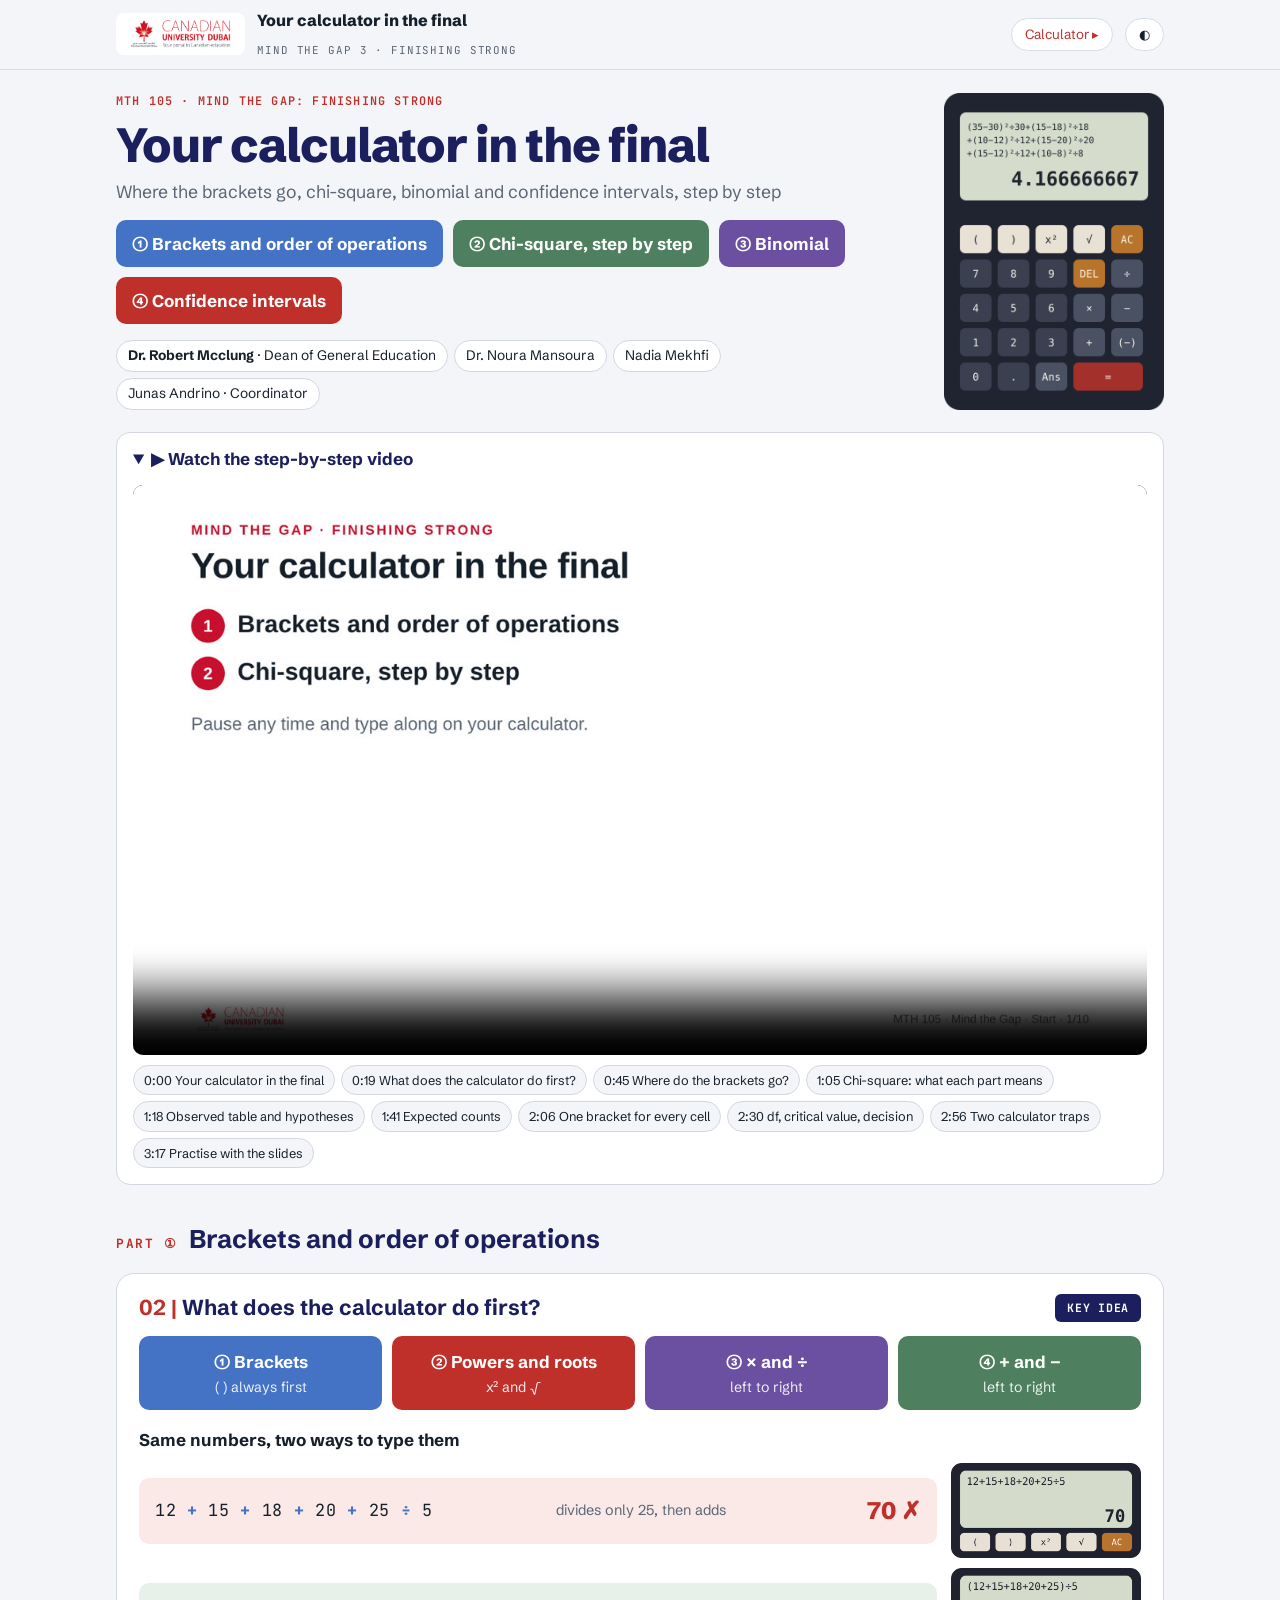
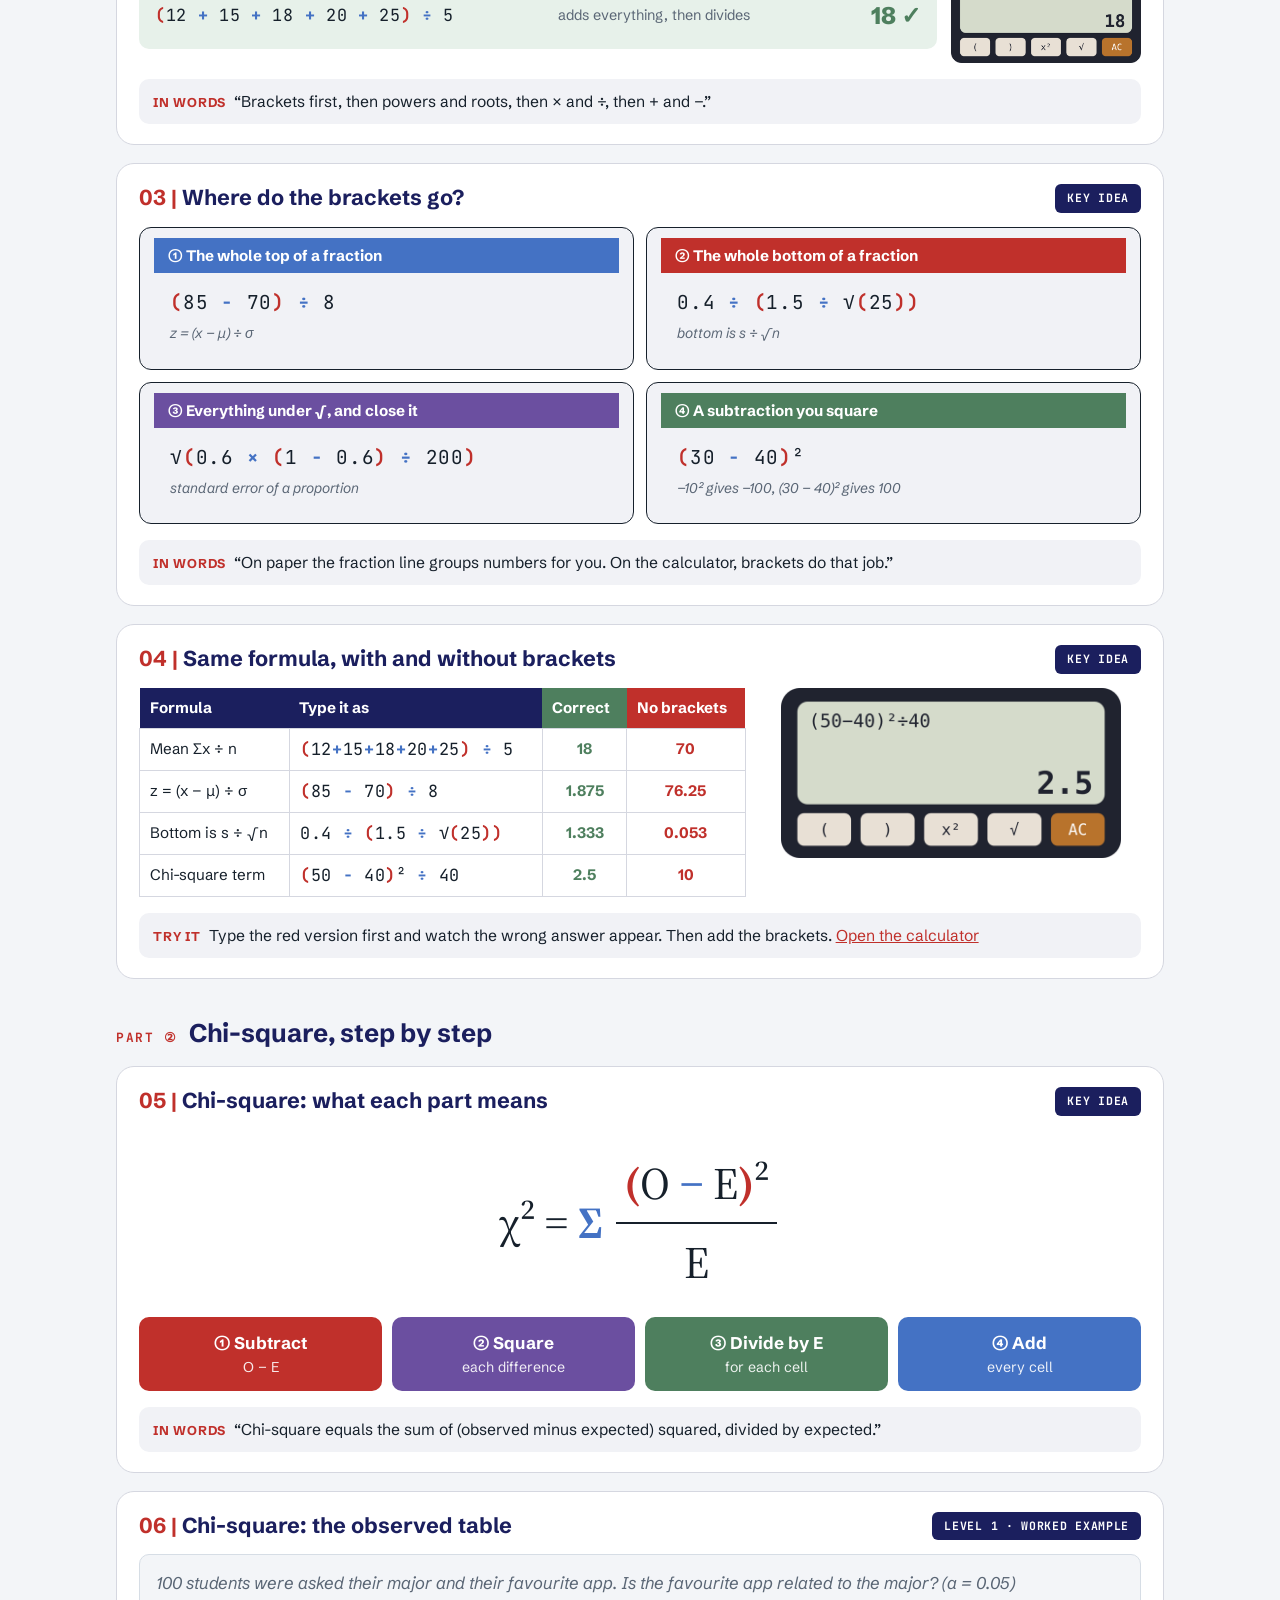
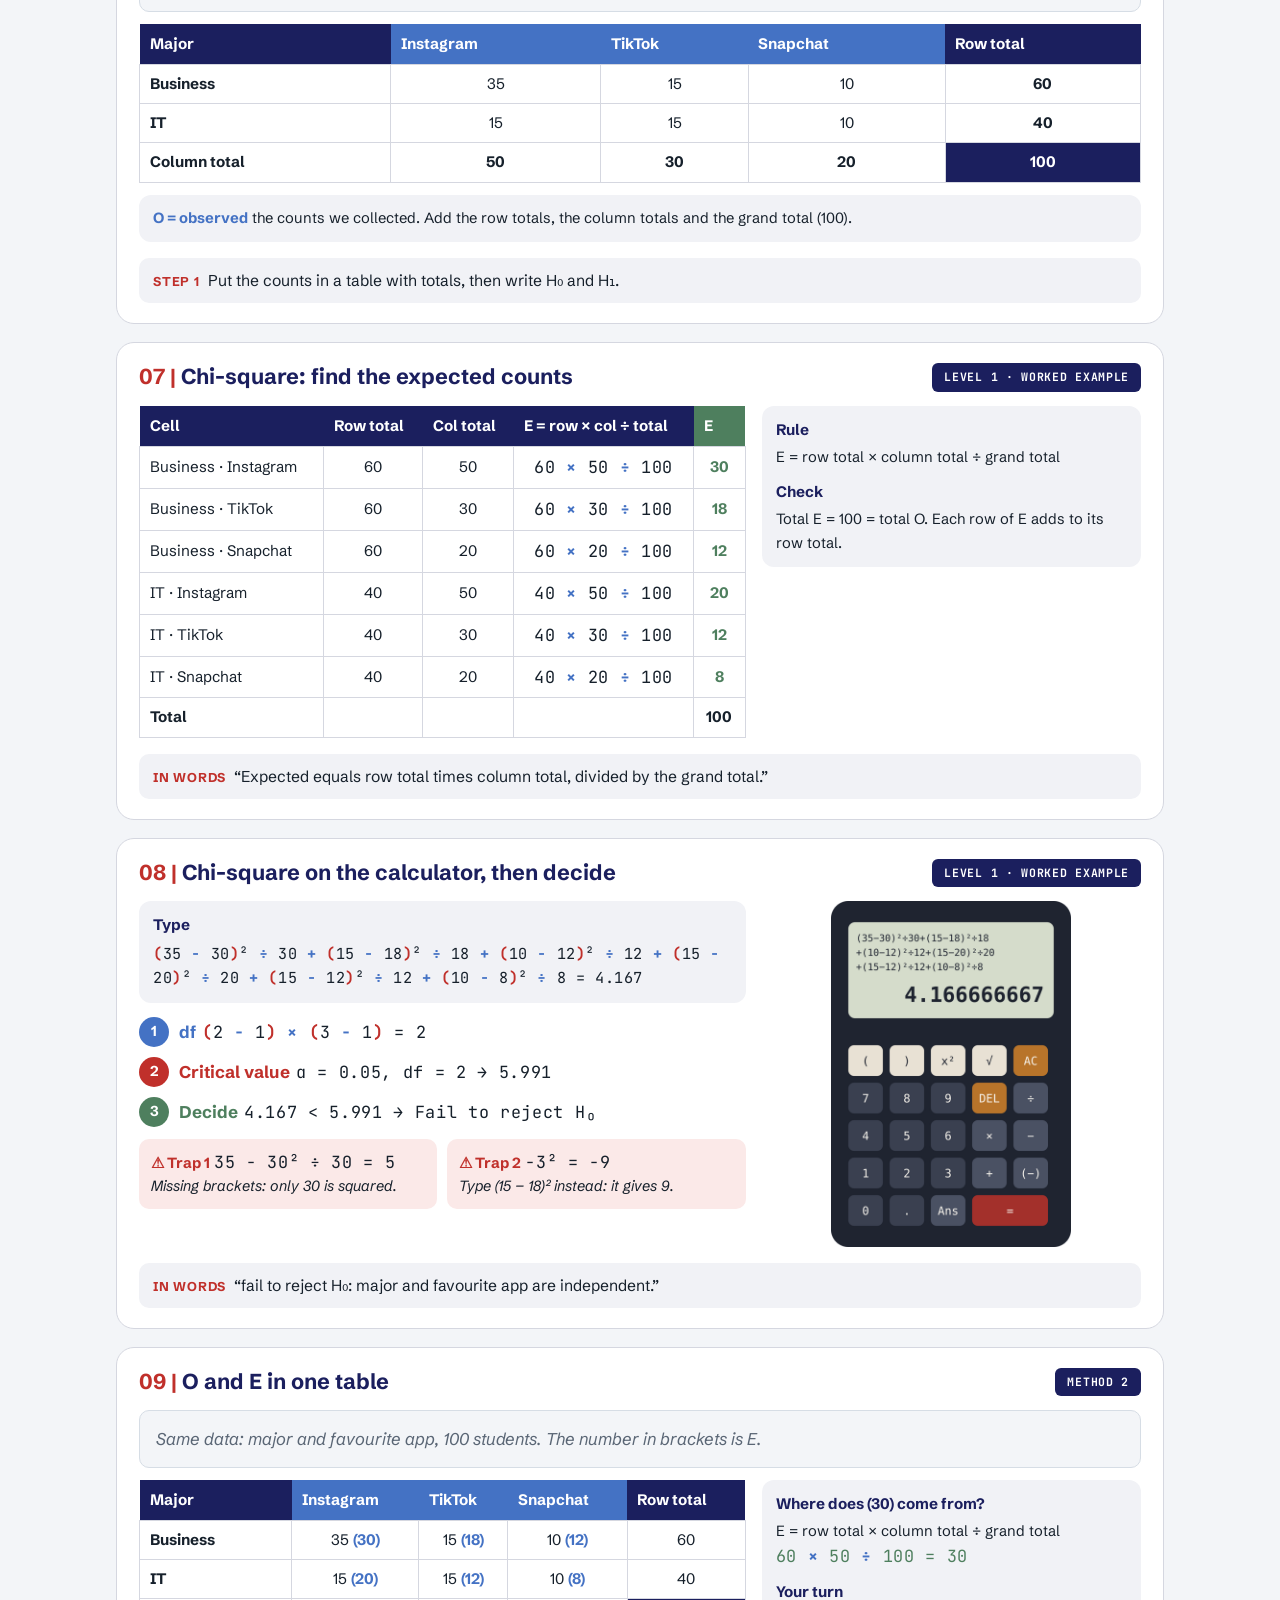
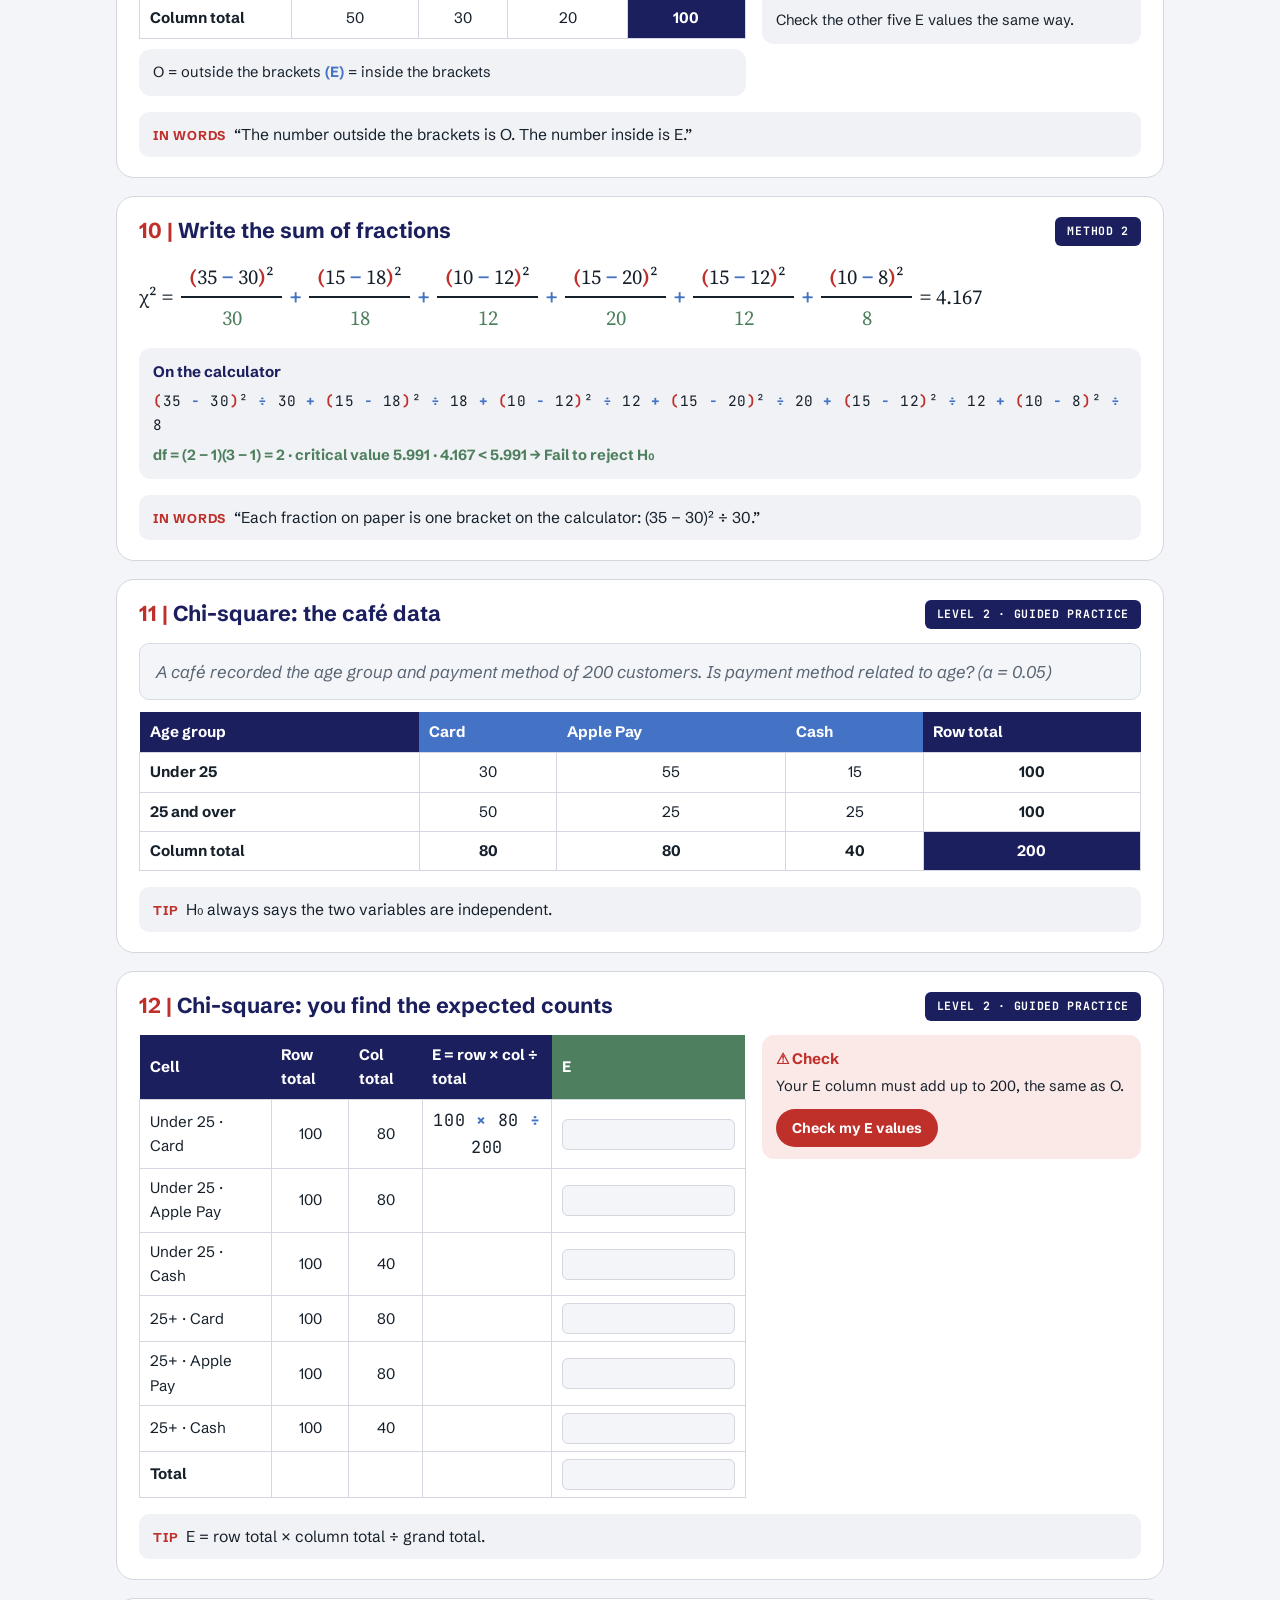
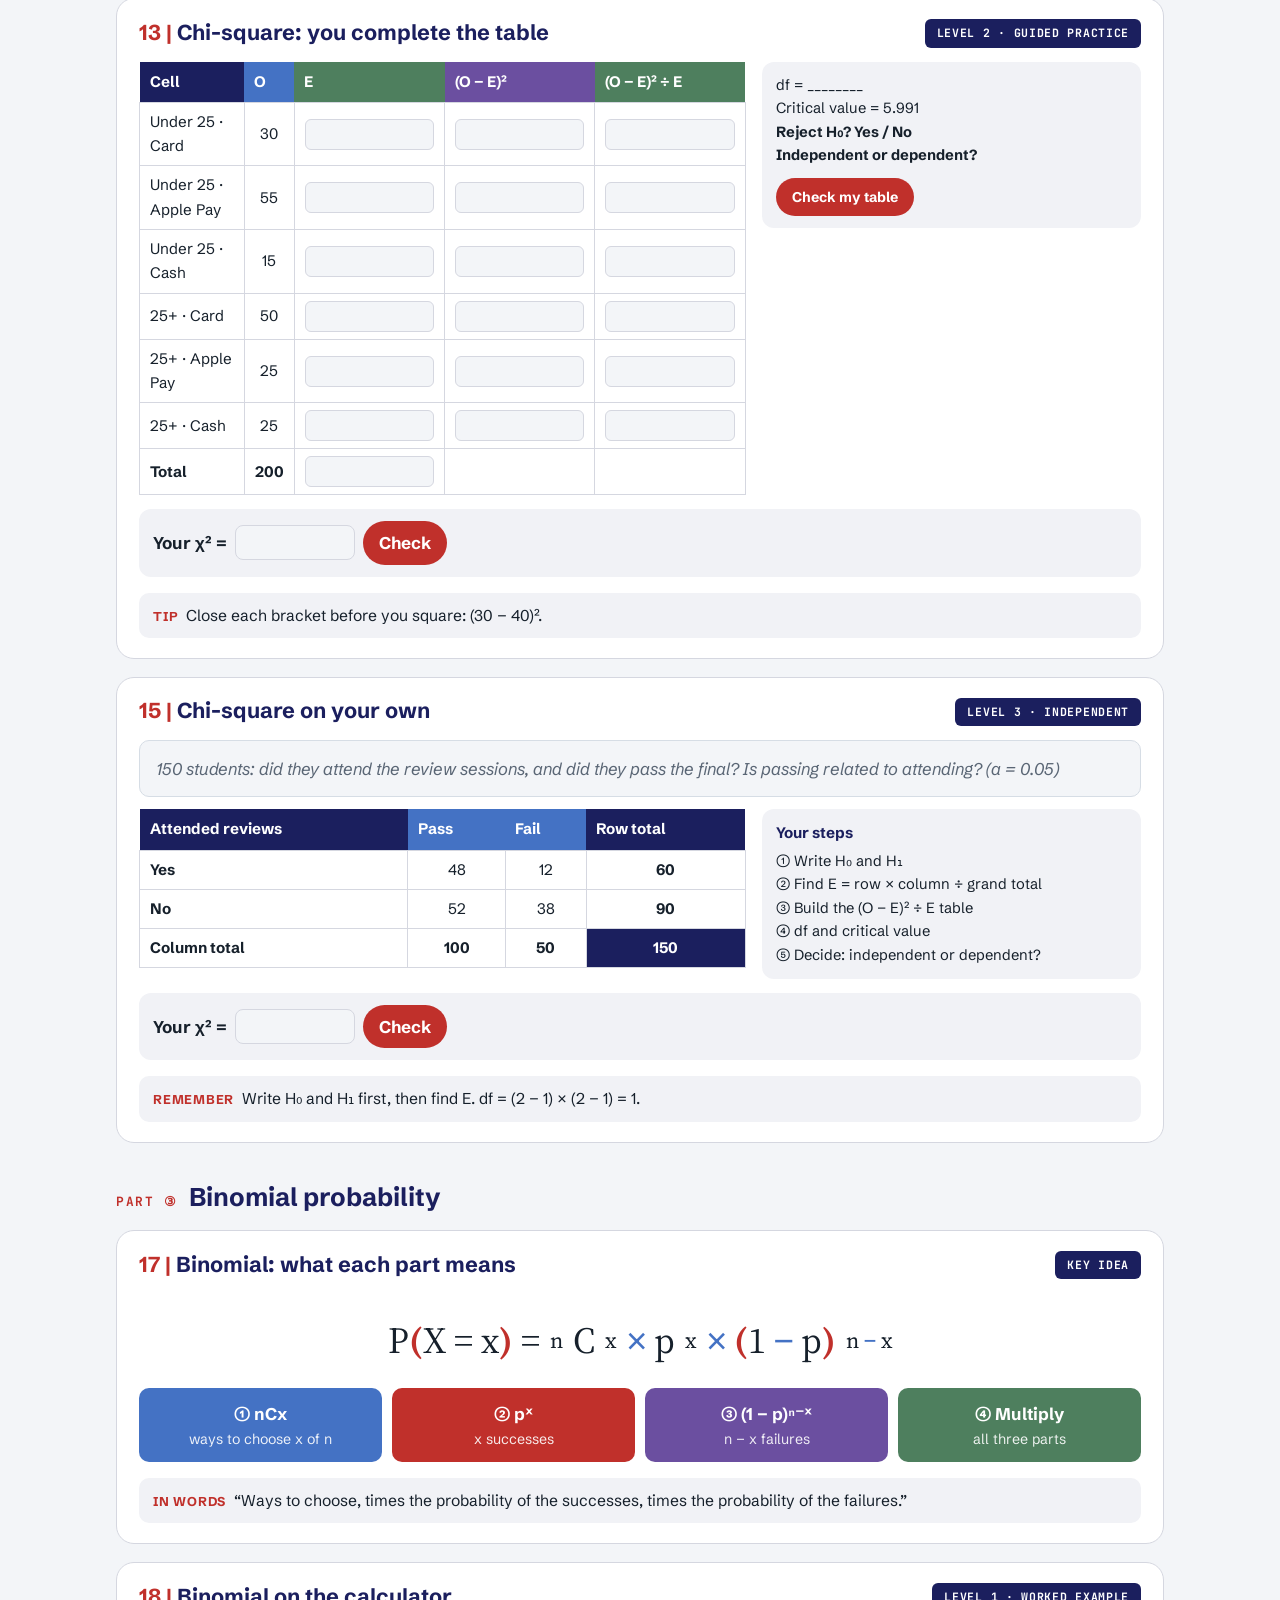
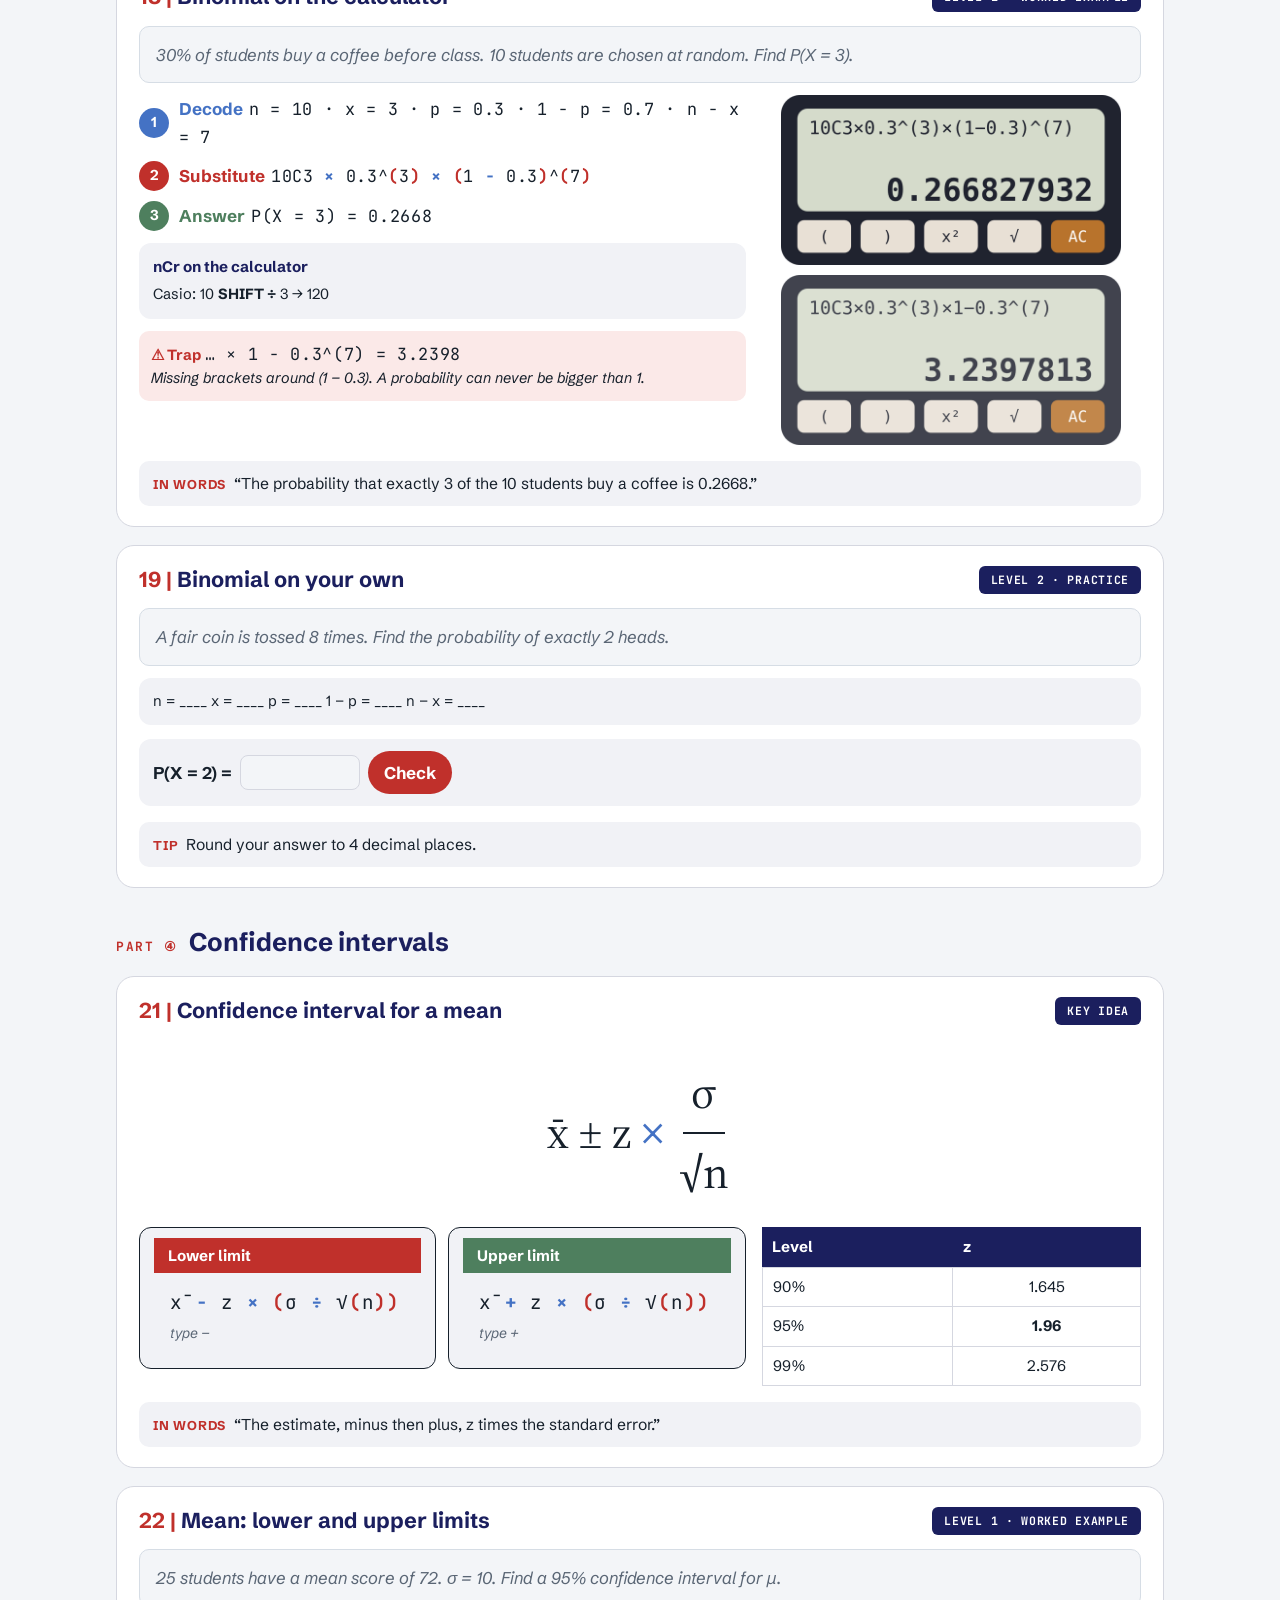
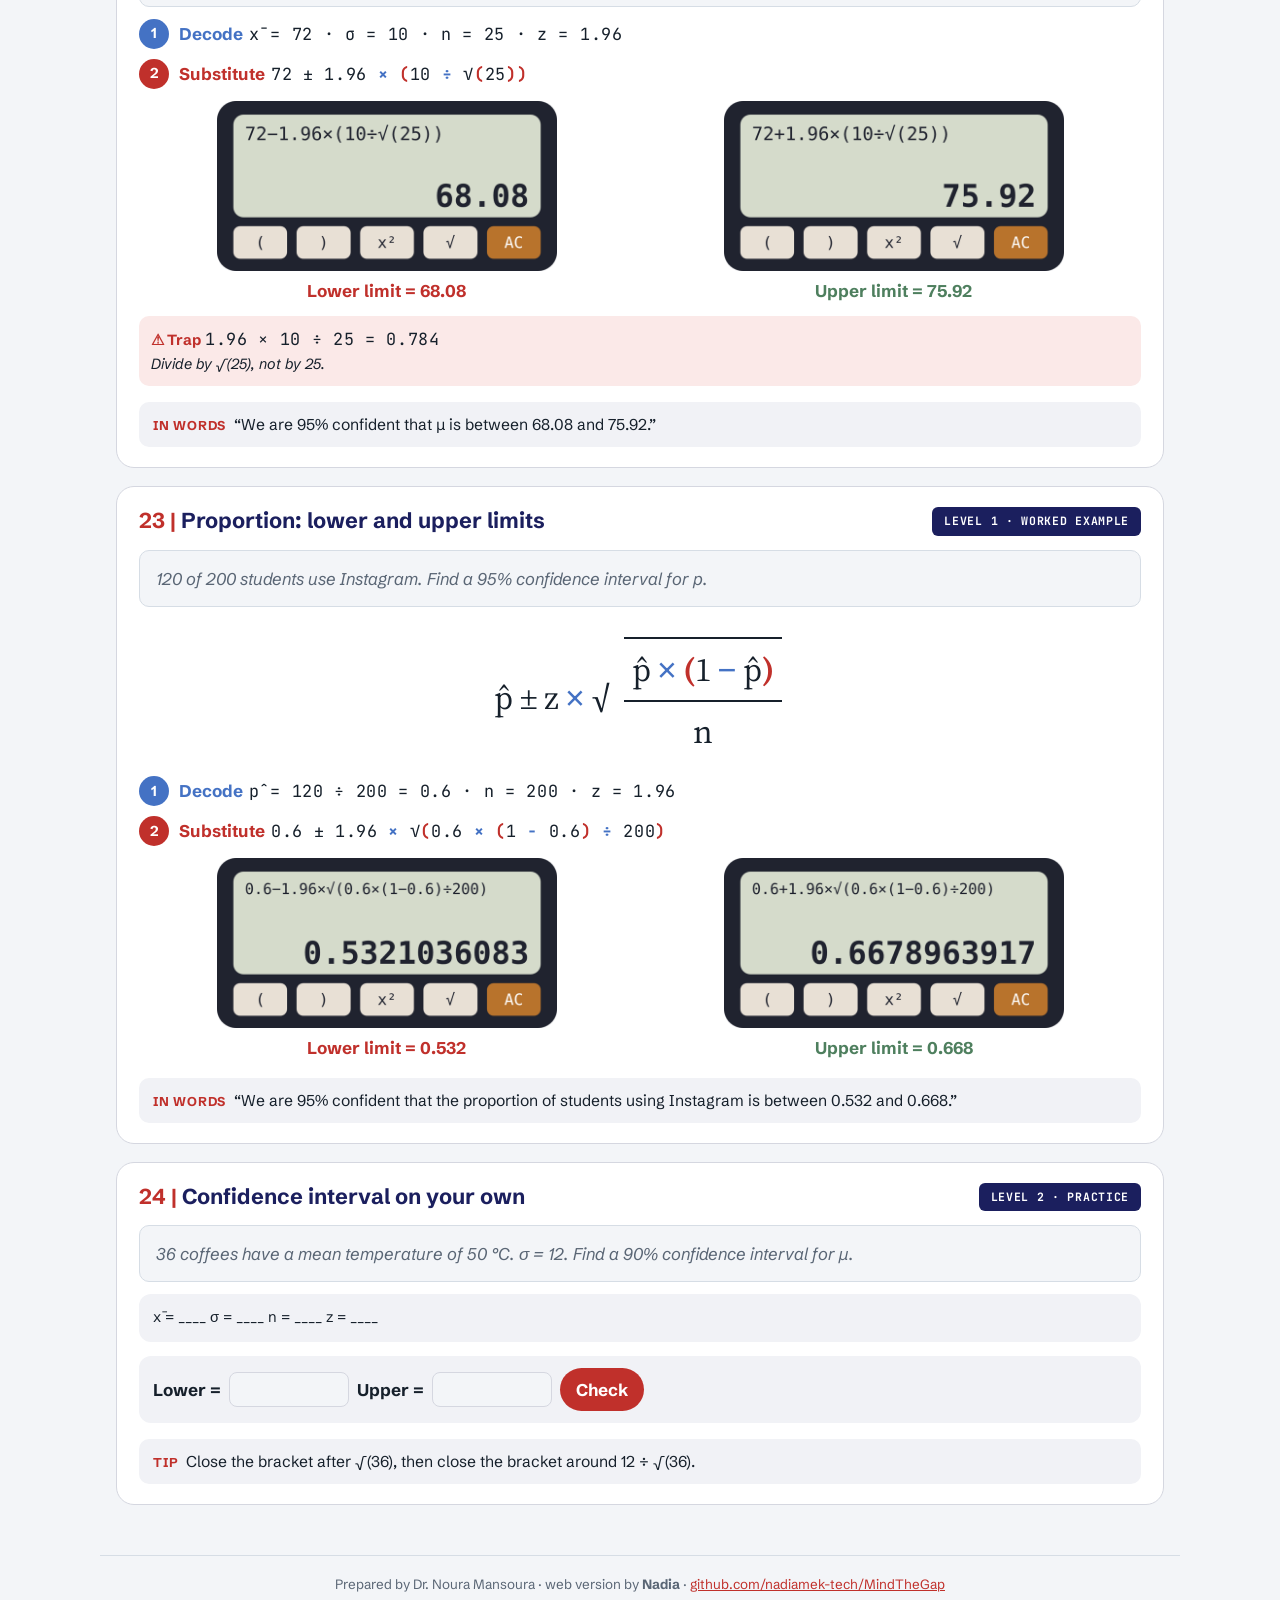
<file: workshop-03.html>
<!doctype html>
<html lang="en">
<head>
<meta charset="utf-8">
<meta name="viewport" content="width=device-width,initial-scale=1,viewport-fit=cover">
<title>Mind the Gap 3 · Your calculator in the final</title>
<meta name="description" content="Mind the Gap 3: brackets, chi-square, binomial and confidence intervals on the calculator.">
<link rel="preconnect" href="https://fonts.googleapis.com">
<link rel="preconnect" href="https://fonts.gstatic.com" crossorigin>
<link rel="stylesheet" href="https://fonts.googleapis.com/css2?family=JetBrains+Mono:wght@400;600&family=Schibsted+Grotesk:wght@400;600;700;800&family=Source+Serif+4:opsz,wght@8..60,400;8..60,600&display=swap">
<link rel="stylesheet" href="assets/course.css">
<style>
:root{--wk:#C0302B;--wk-soft:rgba(192,48,43,.08);--wk-d:#FF7A7F;--wk-soft-d:rgba(255,122,127,.14);
  --navy:#1B1F5E;--blue:#4472C4;--red:#C0302B;--purple:#6B4FA0;--green:#4E7F5E;--pale:#F1F2F6;--bd:#D5D7E0;--pink:#FBE9E8;--mint:#E7F1EA;--br:#C0302B;--op:#4472C4}
html[data-theme="dark"]{--navy:#A9B1FF;--pale:rgba(255,255,255,.05);--bd:rgba(255,255,255,.14);--pink:rgba(192,48,43,.18);--mint:rgba(78,127,94,.22)}
body{font-family:var(--f-display)}
.top{border-bottom:1px solid var(--line);position:sticky;top:0;z-index:5;background:var(--bg)}
.top-in{max-width:1080px;margin:0 auto;padding:8px 16px;display:flex;align-items:center;gap:12px}
.logo{display:block;background:#fff;border-radius:8px;padding:4px 8px;line-height:0;flex:none}
.logo img{height:34px;width:auto}
.ttl{flex:1 1 auto;min-width:0}
.ttl b{display:block;font-weight:800;font-size:1rem}
.ttl span{font-family:var(--f-mono);font-size:.68rem;letter-spacing:.08em;text-transform:uppercase;color:var(--muted)}
.pill{white-space:nowrap;text-decoration:none}
.wrap{max-width:1080px;margin:0 auto;padding:22px 16px 50px}
/* hero */
.hero{display:grid;grid-template-columns:minmax(0,1fr) 220px;gap:24px;align-items:center}
.eb{font-family:var(--f-mono);font-size:.74rem;letter-spacing:.1em;color:var(--red);font-weight:600}
h1{font-size:clamp(2rem,5vw,3rem);font-weight:800;color:var(--navy);letter-spacing:-.02em;margin:6px 0 6px}
.sub{color:var(--muted);font-size:1.1rem;margin:0 0 14px}
.chips{display:flex;flex-wrap:wrap;gap:10px}
.chips a{color:#fff;text-decoration:none;font-weight:700;border-radius:10px;padding:10px 16px}
.team{display:flex;flex-wrap:wrap;gap:6px;margin-top:16px}
.team span{border:1px solid var(--bd);background:var(--surface);border-radius:999px;padding:4px 11px;font-size:.86rem}
.hero img{width:100%;max-width:220px;justify-self:center}
/* video */
details.vid{margin:22px 0 6px;border:1px solid var(--bd);border-radius:14px;background:var(--surface)}
details.vid summary{cursor:pointer;padding:12px 16px;font-weight:700;color:var(--navy)}
details.vid .in{padding:0 16px 16px}
video{width:100%;border-radius:10px;background:#000;display:block}
.chap{display:flex;flex-wrap:wrap;gap:6px;margin-top:10px}
.chap button{border:1px solid var(--bd);background:var(--bg);border-radius:999px;padding:4px 10px;font-size:.8rem;cursor:pointer;color:var(--ink);font-family:var(--f-display)}
.chap button.on{background:var(--red);border-color:var(--red);color:#fff}
/* part dividers */
.part{margin:40px 0 4px;display:flex;align-items:baseline;gap:12px}
.part b{font-family:var(--f-mono);color:var(--red);font-size:.8rem;letter-spacing:.12em}
.part h2{font-size:1.6rem;color:var(--navy);margin:0}
/* slide sections */
.sl{border:1px solid var(--bd);border-radius:18px;background:var(--surface);padding:20px 22px;margin-top:18px;scroll-margin-top:70px}
.sl-h{display:flex;align-items:center;gap:12px;flex-wrap:wrap;margin-bottom:14px}
.sl-h h3{font-size:1.35rem;color:var(--navy);margin:0;flex:1 1 auto}
.sl-h h3 span{color:var(--red)}
.tag{background:var(--navy);color:#fff;font-size:.72rem;font-weight:700;letter-spacing:.06em;border-radius:6px;padding:5px 12px;white-space:nowrap}
html[data-theme="dark"] .tag{color:#111}
.words{background:var(--pale);border-radius:10px;padding:10px 14px;margin-top:16px;font-size:.98rem}
.words b{color:var(--red);font-size:.8rem;letter-spacing:.06em;margin-right:8px}
.q{font-style:italic;color:var(--muted);margin:0 0 12px}
/* flow of steps */
.flow{display:grid;grid-template-columns:repeat(4,minmax(0,1fr));gap:10px}
.flow div{border-radius:10px;color:#fff;padding:12px;text-align:center;font-weight:700}
.flow small{display:block;font-weight:400;opacity:.9}
.c1{background:var(--blue)}.c2{background:var(--red)}.c3{background:var(--purple)}.c4{background:var(--green)}.cn{background:#1B1F5E}
/* rows with calculator */
.rowc{display:grid;grid-template-columns:minmax(0,1fr) 190px;gap:14px;align-items:center;margin-top:10px}
.line{border-radius:10px;padding:14px 16px;display:grid;grid-template-columns:minmax(0,1.3fr) minmax(0,1fr) auto;gap:10px;align-items:center}
.line.bad{background:var(--pink)}.line.good{background:var(--mint)}
.mono{font-family:var(--f-mono);font-size:1.05rem}
.line .res{font-weight:800;font-size:1.5rem}
.bad .res{color:var(--red)}.good .res{color:var(--green)}
.line .why{color:var(--muted);font-size:.9rem}
.calc{width:100%;display:block}
/* four boxes */
.g2{display:grid;grid-template-columns:repeat(2,minmax(0,1fr));gap:12px}
.box{border-radius:12px;background:var(--pale);overflow:hidden}
.box h4{margin:0;color:#fff;padding:9px 14px;font-size:.95rem}
.box .mono{padding:14px 16px 4px;font-size:1.2rem}
.box p{margin:0;padding:0 16px 14px;color:var(--muted);font-style:italic;font-size:.88rem}
/* tables */
.tw{overflow-x:auto}
table{border-collapse:collapse;width:100%;font-size:.95rem}
th{background:var(--navy);color:#fff;text-align:left;padding:8px 10px;font-weight:700}
html[data-theme="dark"] th{color:#111}
th.g{background:var(--green)}th.b{background:var(--blue)}th.r{background:var(--red)}th.p{background:var(--purple)}
td{border:1px solid var(--bd);padding:7px 10px}
td.n{text-align:center}
td.tot{background:var(--navy);color:#fff;text-align:center;font-weight:700}
html[data-theme="dark"] td.tot{color:#111}
td.ok{color:var(--green);font-weight:700;text-align:center}td.no{color:var(--red);font-weight:700;text-align:center}
td input{width:100%;min-width:64px;font-family:var(--f-mono);font-size:.95rem;padding:4px 6px;border:1px solid var(--bd);border-radius:6px;background:var(--bg);color:var(--ink)}
td input.right{border-color:var(--green);background:var(--mint)}td input.wrong{border-color:var(--red);background:var(--pink)}
.two{display:grid;grid-template-columns:minmax(0,1.6fr) minmax(0,1fr);gap:16px;align-items:start}
.side{border-radius:12px;background:var(--pale);padding:12px 14px;font-size:.92rem}
.side h5{margin:0 0 4px;font-size:.95rem;color:var(--navy)}
.side.warn{background:var(--pink)}.side.warn h5{color:var(--red)}
.side.hyp{background:var(--mint)}
/* fraction */
.fx .b{color:var(--br);font-weight:700}.fx .o{color:var(--op);font-weight:700}
.frac{display:inline-flex;flex-direction:column;align-items:center;vertical-align:middle;margin:0 4px}
.frac>span:first-child{border-bottom:2px solid currentColor;padding:0 8px 3px}.frac>span:last-child{padding-top:3px;color:var(--green)}
.chi{font-family:'Source Serif 4',Georgia,serif;font-size:clamp(1.8rem,5vw,2.8rem);display:flex;align-items:center;justify-content:center;gap:10px;padding:18px 0;color:var(--ink)}
.chi .frac>span:last-child{color:var(--ink)}
.sum{font-family:'Source Serif 4',Georgia,serif;font-size:1.3rem;display:flex;flex-wrap:wrap;align-items:center;gap:6px 4px}
/* steps */
.steps{display:grid;gap:10px;margin:0;padding:0;list-style:none}
.steps li{display:flex;gap:10px;align-items:center}
.steps i{flex:none;width:30px;height:30px;border-radius:50%;display:grid;place-items:center;color:#fff;font-style:normal;font-weight:700;font-size:.9rem}
.steps b{margin-right:6px}
.traps{display:grid;grid-template-columns:repeat(2,minmax(0,1fr));gap:10px;margin-top:12px}
.traps div{background:var(--pink);border-radius:10px;padding:10px 12px;font-size:.92rem}
.traps b{color:var(--red)}
/* practice gate */
.gate{display:flex;flex-wrap:wrap;gap:8px;align-items:center;margin-top:14px;background:var(--pale);border-radius:12px;padding:12px 14px}
.gate input{font-family:var(--f-mono);font-size:1rem;padding:6px 8px;width:120px;border:1px solid var(--bd);border-radius:8px;background:var(--bg);color:var(--ink)}
.gate button,.btn{background:var(--red);color:#fff;border:0;border-radius:999px;padding:8px 16px;font-weight:700;cursor:pointer;font-family:var(--f-display)}
.gate .msg{font-size:.92rem}
.recap{display:none;margin-top:10px;background:var(--pink);border-radius:10px;padding:10px 14px;font-size:.92rem}
.locked{display:none}
.g2 .calc,.two>div>.calc,.two>.calc{max-width:340px;margin-left:auto;margin-right:auto}
.chi-ex{display:grid;grid-template-columns:minmax(0,1.6fr) minmax(0,1fr);gap:16px;align-items:start}
.foot{max-width:1080px;margin:0 auto;padding:18px 16px 30px;border-top:1px solid var(--line);font-size:.84rem;color:var(--muted);text-align:center}
@media (max-width:820px){
  .hero,.two,.chi-ex{grid-template-columns:minmax(0,1fr)}.hero img{max-width:180px}
  .flow{grid-template-columns:repeat(2,minmax(0,1fr))}.g2,.traps{grid-template-columns:minmax(0,1fr)}
  .rowc{grid-template-columns:minmax(0,1fr)}.rowc img{max-width:260px}
  .line{grid-template-columns:minmax(0,1fr) auto}.line .why{grid-column:1/-1;grid-row:2}
  .ttl span{display:none}
}
</style>
</head>
<body>
<header class="top"><div class="top-in">
  <a class="logo" href="index.html" title="Mind the Gap workshops"><img src="assets/cud-logo.png" alt="Canadian University Dubai"></a>
  <div class="ttl"><b>Your calculator in the final</b><span>Mind the Gap 3 · Finishing strong</span></div>
  <a class="pill" href="calculator.html">Calculator ▸</a>
  <button type="button" class="pill" id="theme">◐</button>
</div></header>

<main class="wrap">
  <section class="hero">
    <div>
      <div class="eb">MTH 105 · MIND THE GAP: FINISHING STRONG</div>
      <h1>Your calculator in the final</h1>
      <p class="sub">Where the brackets go, chi-square, binomial and confidence intervals, step by step</p>
      <div class="chips"><a class="c1" href="#s02">①  Brackets and order of operations</a><a class="c4" href="#s05">②  Chi-square, step by step</a><a class="c3" href="#p3">③  Binomial</a><a class="c2" href="#p4">④  Confidence intervals</a></div>
      <div class="team"><span><b>Dr. Robert Mcclung</b> · Dean of General Education</span><span>Dr. Noura Mansoura</span><span>Nadia Mekhfi</span><span>Junas Andrino · Coordinator</span></div>
    </div>
    <img src="assets/mtg3/calc-chi.png" alt="Calculator showing the chi-square entry and 4.166666667">
  </section>

  <details class="vid" open>
    <summary>▶ Watch the step-by-step video</summary>
    <div class="in">
      <video id="vid" controls preload="metadata" playsinline poster="video/mtg3-poster.jpg"><source src="video/mtg3-walkthrough.mp4" type="video/mp4"></video>
      <div class="chap" id="chap"></div>
    </div>
  </details>

  <!-- ===================== PART 1 ===================== -->
  <div class="part"><b>PART ①</b><h2>Brackets and order of operations</h2></div>

  <section class="sl" id="s02">
    <div class="sl-h"><h3><span>02 |</span> What does the calculator do first?</h3><span class="tag">KEY IDEA</span></div>
    <div class="flow"><div class="c1">①  Brackets<small>( ) always first</small></div><div class="c2">②  Powers and roots<small>x² and √</small></div><div class="c3">③  × and ÷<small>left to right</small></div><div class="c4">④  + and −<small>left to right</small></div></div>
    <p style="font-weight:700;margin:16px 0 4px">Same numbers, two ways to type them</p>
    <div class="rowc"><div class="line bad"><span class="mono fx">12 + 15 + 18 + 20 + 25 ÷ 5</span><span class="why">divides only 25, then adds</span><span class="res">70 ✗</span></div><img class="calc" src="assets/mtg3/meanbad.png" alt="Calculator: 12+15+18+20+25÷5 = 70"></div>
    <div class="rowc"><div class="line good"><span class="mono fx">(12 + 15 + 18 + 20 + 25) ÷ 5</span><span class="why">adds everything, then divides</span><span class="res">18 ✓</span></div><img class="calc" src="assets/mtg3/mean.png" alt="Calculator: (12+15+18+20+25)÷5 = 18"></div>
    <div class="words"><b>IN WORDS</b>“Brackets first, then powers and roots, then × and ÷, then + and −.”</div>
  </section>

  <section class="sl" id="s03">
    <div class="sl-h"><h3><span>03 |</span> Where do the brackets go?</h3><span class="tag">KEY IDEA</span></div>
    <div class="g2">
      <div class="box"><h4 class="c1">①  The whole top of a fraction</h4><div class="mono fx">(85 − 70) ÷ 8</div><p>z = (x − μ) ÷ σ</p></div>
      <div class="box"><h4 class="c2">②  The whole bottom of a fraction</h4><div class="mono fx">0.4 ÷ (1.5 ÷ √(25))</div><p>bottom is s ÷ √n</p></div>
      <div class="box"><h4 class="c3">③  Everything under √, and close it</h4><div class="mono fx">√(0.6 × (1 − 0.6) ÷ 200)</div><p>standard error of a proportion</p></div>
      <div class="box"><h4 class="c4">④  A subtraction you square</h4><div class="mono fx">(30 − 40)²</div><p>−10² gives −100, (30 − 40)² gives 100</p></div>
    </div>
    <div class="words"><b>IN WORDS</b>“On paper the fraction line groups numbers for you. On the calculator, brackets do that job.”</div>
  </section>

  <section class="sl" id="s04">
    <div class="sl-h"><h3><span>04 |</span> Same formula, with and without brackets</h3><span class="tag">KEY IDEA</span></div>
    <div class="two">
      <div class="tw"><table>
        <tr><th>Formula</th><th>Type it as</th><th class="g">Correct</th><th class="r">No brackets</th></tr>
        <tr><td>Mean  Σx ÷ n</td><td class="mono fx">(12+15+18+20+25) ÷ 5</td><td class="ok">18</td><td class="no">70</td></tr>
        <tr><td>z = (x − μ) ÷ σ</td><td class="mono fx">(85 − 70) ÷ 8</td><td class="ok">1.875</td><td class="no">76.25</td></tr>
        <tr><td>Bottom is s ÷ √n</td><td class="mono fx">0.4 ÷ (1.5 ÷ √(25))</td><td class="ok">1.333</td><td class="no">0.053</td></tr>
        <tr><td>Chi-square term</td><td class="mono fx">(50 − 40)² ÷ 40</td><td class="ok">2.5</td><td class="no">10</td></tr>
      </table></div>
      <img class="calc" src="assets/mtg3/term.png" alt="Calculator: (50−40)²÷40 = 2.5">
    </div>
    <div class="words"><b>TRY IT</b>Type the red version first and watch the wrong answer appear. Then add the brackets. <a href="calculator.html">Open the calculator</a></div>
  </section>

  <!-- ===================== PART 2 ===================== -->
  <div class="part"><b>PART ②</b><h2>Chi-square, step by step</h2></div>

  <section class="sl" id="s05">
    <div class="sl-h"><h3><span>05 |</span> Chi-square: what each part means</h3><span class="tag">KEY IDEA</span></div>
    <div class="chi fx">χ² = <span class="o">Σ</span> <span class="frac"><span>(O − E)²</span><span>E</span></span></div>
    <div class="flow"><div class="c2">①  Subtract<small>O − E</small></div><div class="c3">②  Square<small>each difference</small></div><div class="c4">③  Divide by E<small>for each cell</small></div><div class="c1">④  Add<small>every cell</small></div></div>
    <div class="words"><b>IN WORDS</b>“Chi-square equals the sum of (observed minus expected) squared, divided by expected.”</div>
  </section>

  <section class="sl" id="s06">
    <div class="sl-h"><h3><span>06 |</span> Chi-square: the observed table</h3><span class="tag">LEVEL 1 · WORKED EXAMPLE</span></div>
    <p class="q">100 students were asked their major and their favourite app. Is the favourite app related to the major? (α = 0.05)</p>
    <div class="tw"><table>
      <tr><th>Major</th><th class="b">Instagram</th><th class="b">TikTok</th><th class="b">Snapchat</th><th>Row total</th></tr>
      <tr><td><b>Business</b></td><td class="n">35</td><td class="n">15</td><td class="n">10</td><td class="n"><b>60</b></td></tr>
      <tr><td><b>IT</b></td><td class="n">15</td><td class="n">15</td><td class="n">10</td><td class="n"><b>40</b></td></tr>
      <tr><td><b>Column total</b></td><td class="n"><b>50</b></td><td class="n"><b>30</b></td><td class="n"><b>20</b></td><td class="tot">100</td></tr>
    </table></div>
    <div class="side" style="margin-top:12px"><b style="color:var(--blue)">O = observed</b>  the counts we collected. Add the row totals, the column totals and the grand total (100).</div>
    <div class="words"><b>STEP 1</b>Put the counts in a table with totals, then write H₀ and H₁.</div>
  </section>

  <section class="sl" id="s07">
    <div class="sl-h"><h3><span>07 |</span> Chi-square: find the expected counts</h3><span class="tag">LEVEL 1 · WORKED EXAMPLE</span></div>
    <div class="two">
      <div class="tw"><table>
        <tr><th>Cell</th><th>Row total</th><th>Col total</th><th>E = row × col ÷ total</th><th class="g">E</th></tr>
        <tr><td>Business · Instagram</td><td class="n">60</td><td class="n">50</td><td class="n mono fx">60 × 50 ÷ 100</td><td class="ok">30</td></tr>
        <tr><td>Business · TikTok</td><td class="n">60</td><td class="n">30</td><td class="n mono fx">60 × 30 ÷ 100</td><td class="ok">18</td></tr>
        <tr><td>Business · Snapchat</td><td class="n">60</td><td class="n">20</td><td class="n mono fx">60 × 20 ÷ 100</td><td class="ok">12</td></tr>
        <tr><td>IT · Instagram</td><td class="n">40</td><td class="n">50</td><td class="n mono fx">40 × 50 ÷ 100</td><td class="ok">20</td></tr>
        <tr><td>IT · TikTok</td><td class="n">40</td><td class="n">30</td><td class="n mono fx">40 × 30 ÷ 100</td><td class="ok">12</td></tr>
        <tr><td>IT · Snapchat</td><td class="n">40</td><td class="n">20</td><td class="n mono fx">40 × 20 ÷ 100</td><td class="ok">8</td></tr>
        <tr><td><b>Total</b></td><td></td><td></td><td></td><td class="n"><b>100</b></td></tr>
      </table></div>
      <div class="side"><h5>Rule</h5>E = row total × column total ÷ grand total<h5 style="margin-top:10px">Check</h5>Total E = 100 = total O. Each row of E adds to its row total.</div>
    </div>
    <div class="words"><b>IN WORDS</b>“Expected equals row total times column total, divided by the grand total.”</div>
  </section>

  <section class="sl" id="s08">
    <div class="sl-h"><h3><span>08 |</span> Chi-square on the calculator, then decide</h3><span class="tag">LEVEL 1 · WORKED EXAMPLE</span></div>
    <div class="chi-ex">
      <div>
        <div class="side"><h5>Type</h5><span class="mono fx" style="font-size:.95rem">(35 − 30)² ÷ 30 + (15 − 18)² ÷ 18 + (10 − 12)² ÷ 12 + (15 − 20)² ÷ 20 + (15 − 12)² ÷ 12 + (10 − 8)² ÷ 8 = 4.167</span></div>
        <ul class="steps" style="margin-top:14px">
          <li><i class="c1">1</i><span><b style="color:var(--blue)">df</b><span class="mono fx">(2 − 1) × (3 − 1) = 2</span></span></li>
          <li><i class="c2">2</i><span><b style="color:var(--red)">Critical value</b><span class="mono">α = 0.05, df = 2 → 5.991</span></span></li>
          <li><i class="c4">3</i><span><b style="color:var(--green)">Decide</b><span class="mono">4.167 &lt; 5.991 → Fail to reject H₀</span></span></li>
        </ul>
        <div class="traps"><div><b>⚠ Trap 1</b>  <span class="mono">35 − 30² ÷ 30 = 5</span><br><i>Missing brackets: only 30 is squared.</i></div><div><b>⚠ Trap 2</b>  <span class="mono">−3² = −9</span><br><i>Type (15 − 18)² instead: it gives 9.</i></div></div>
      </div>
      <img class="calc" src="assets/mtg3/calc-chi.png" alt="Calculator: chi-square entry = 4.166666667" style="max-width:240px;justify-self:center">
    </div>
    <div class="words"><b>IN WORDS</b>“fail to reject H₀: major and favourite app are independent.”</div>
  </section>

  <section class="sl" id="s09">
    <div class="sl-h"><h3><span>09 |</span> O and E in one table</h3><span class="tag">METHOD 2</span></div>
    <p class="q">Same data: major and favourite app, 100 students. The number in brackets is E.</p>
    <div class="two">
      <div class="tw"><table>
        <tr><th>Major</th><th class="b">Instagram</th><th class="b">TikTok</th><th class="b">Snapchat</th><th>Row total</th></tr>
        <tr><td><b>Business</b></td><td class="n">35 <b style="color:var(--blue)">(30)</b></td><td class="n">15 <b style="color:var(--blue)">(18)</b></td><td class="n">10 <b style="color:var(--blue)">(12)</b></td><td class="n">60</td></tr>
        <tr><td><b>IT</b></td><td class="n">15 <b style="color:var(--blue)">(20)</b></td><td class="n">15 <b style="color:var(--blue)">(12)</b></td><td class="n">10 <b style="color:var(--blue)">(8)</b></td><td class="n">40</td></tr>
        <tr><td><b>Column total</b></td><td class="n">50</td><td class="n">30</td><td class="n">20</td><td class="tot">100</td></tr>
      </table>
      <div class="side" style="margin-top:10px">O = outside the brackets     <b style="color:var(--blue)">(E)</b> = inside the brackets</div></div>
      <div class="side"><h5>Where does (30) come from?</h5>E = row total × column total ÷ grand total<br><span class="mono fx" style="color:var(--green)">60 × 50 ÷ 100 = 30</span><h5 style="margin-top:10px">Your turn</h5>Check the other five E values the same way.</div>
    </div>
    <div class="words"><b>IN WORDS</b>“The number outside the brackets is O. The number inside is E.”</div>
  </section>

  <section class="sl" id="s10">
    <div class="sl-h"><h3><span>10 |</span> Write the sum of fractions</h3><span class="tag">METHOD 2</span></div>
    <div class="sum fx">χ² = <span class="frac"><span>(35 − 30)²</span><span>30</span></span><span class="o">+</span><span class="frac"><span>(15 − 18)²</span><span>18</span></span><span class="o">+</span><span class="frac"><span>(10 − 12)²</span><span>12</span></span><span class="o">+</span><span class="frac"><span>(15 − 20)²</span><span>20</span></span><span class="o">+</span><span class="frac"><span>(15 − 12)²</span><span>12</span></span><span class="o">+</span><span class="frac"><span>(10 − 8)²</span><span>8</span></span> = 4.167</div>
    <div class="side" style="margin-top:14px"><h5>On the calculator</h5><span class="mono fx" style="font-size:.9rem">(35 − 30)² ÷ 30 + (15 − 18)² ÷ 18 + (10 − 12)² ÷ 12 + (15 − 20)² ÷ 20 + (15 − 12)² ÷ 12 + (10 − 8)² ÷ 8</span><div style="color:var(--green);font-weight:700;margin-top:6px">df = (2 − 1)(3 − 1) = 2  ·  critical value 5.991  ·  4.167 &lt; 5.991  →  Fail to reject H₀</div></div>
    <div class="words"><b>IN WORDS</b>“Each fraction on paper is one bracket on the calculator: (35 − 30)² ÷ 30.”</div>
  </section>

  <section class="sl" id="s11">
    <div class="sl-h"><h3><span>11 |</span> Chi-square: the café data</h3><span class="tag">LEVEL 2 · GUIDED PRACTICE</span></div>
    <p class="q">A café recorded the age group and payment method of 200 customers. Is payment method related to age? (α = 0.05)</p>
    <div class="tw"><table>
      <tr><th>Age group</th><th class="b">Card</th><th class="b">Apple Pay</th><th class="b">Cash</th><th>Row total</th></tr>
      <tr><td><b>Under 25</b></td><td class="n">30</td><td class="n">55</td><td class="n">15</td><td class="n"><b>100</b></td></tr>
      <tr><td><b>25 and over</b></td><td class="n">50</td><td class="n">25</td><td class="n">25</td><td class="n"><b>100</b></td></tr>
      <tr><td><b>Column total</b></td><td class="n"><b>80</b></td><td class="n"><b>80</b></td><td class="n"><b>40</b></td><td class="tot">200</td></tr>
    </table></div>
    <div class="words"><b>TIP</b>H₀ always says the two variables are independent.</div>
  </section>

  <section class="sl" id="s12">
    <div class="sl-h"><h3><span>12 |</span> Chi-square: you find the expected counts</h3><span class="tag">LEVEL 2 · GUIDED PRACTICE</span></div>
    <div class="two">
      <div class="tw"><table id="tE">
        <tr><th>Cell</th><th>Row total</th><th>Col total</th><th>E = row × col ÷ total</th><th class="g">E</th></tr>
        <tr><td>Under 25 · Card</td><td class="n">100</td><td class="n">80</td><td class="n mono fx">100 × 80 ÷ 200</td><td><input data-a="40" inputmode="decimal" aria-label="E Under 25 Card"></td></tr>
        <tr><td>Under 25 · Apple Pay</td><td class="n">100</td><td class="n">80</td><td></td><td><input data-a="40" inputmode="decimal" aria-label="E Under 25 Apple Pay"></td></tr>
        <tr><td>Under 25 · Cash</td><td class="n">100</td><td class="n">40</td><td></td><td><input data-a="20" inputmode="decimal" aria-label="E Under 25 Cash"></td></tr>
        <tr><td>25+ · Card</td><td class="n">100</td><td class="n">80</td><td></td><td><input data-a="40" inputmode="decimal" aria-label="E 25+ Card"></td></tr>
        <tr><td>25+ · Apple Pay</td><td class="n">100</td><td class="n">80</td><td></td><td><input data-a="40" inputmode="decimal" aria-label="E 25+ Apple Pay"></td></tr>
        <tr><td>25+ · Cash</td><td class="n">100</td><td class="n">40</td><td></td><td><input data-a="20" inputmode="decimal" aria-label="E 25+ Cash"></td></tr>
        <tr><td><b>Total</b></td><td></td><td></td><td></td><td><input data-a="200" inputmode="decimal" aria-label="Total E"></td></tr>
      </table></div>
      <div class="side warn"><h5>⚠ Check</h5>Your E column must add up to 200, the same as O.<div style="margin-top:10px"><button class="btn" data-check="tE">Check my E values</button></div></div>
    </div>
    <div class="words"><b>TIP</b>E = row total × column total ÷ grand total.</div>
  </section>

  <section class="sl" id="s13">
    <div class="sl-h"><h3><span>13 |</span> Chi-square: you complete the table</h3><span class="tag">LEVEL 2 · GUIDED PRACTICE</span></div>
    <div class="two">
      <div class="tw"><table id="tC">
        <tr><th>Cell</th><th class="b">O</th><th class="g">E</th><th class="p">(O − E)²</th><th class="g">(O − E)² ÷ E</th></tr>
        <tr><td>Under 25 · Card</td><td class="n">30</td><td><input data-a="40"></td><td><input data-a="100"></td><td><input data-a="2.5"></td></tr>
        <tr><td>Under 25 · Apple Pay</td><td class="n">55</td><td><input data-a="40"></td><td><input data-a="225"></td><td><input data-a="5.625"></td></tr>
        <tr><td>Under 25 · Cash</td><td class="n">15</td><td><input data-a="20"></td><td><input data-a="25"></td><td><input data-a="1.25"></td></tr>
        <tr><td>25+ · Card</td><td class="n">50</td><td><input data-a="40"></td><td><input data-a="100"></td><td><input data-a="2.5"></td></tr>
        <tr><td>25+ · Apple Pay</td><td class="n">25</td><td><input data-a="40"></td><td><input data-a="225"></td><td><input data-a="5.625"></td></tr>
        <tr><td>25+ · Cash</td><td class="n">25</td><td><input data-a="20"></td><td><input data-a="25"></td><td><input data-a="1.25"></td></tr>
        <tr><td><b>Total</b></td><td class="n"><b>200</b></td><td><input data-a="200"></td><td></td><td></td></tr>
      </table></div>
      <div class="side">df = ________<br>Critical value = 5.991<br><b>Reject H₀?  Yes / No</b><br><b>Independent or dependent?</b><div style="margin-top:10px"><button class="btn" data-check="tC">Check my table</button></div></div>
    </div>
    <div class="gate" data-target="s14" data-ans="18.75"><b>Your χ² =</b><input inputmode="decimal" aria-label="Your chi-square"><button type="button">Check</button><span class="msg"></span></div>
    <div class="recap">Revise: E = row × column ÷ grand total, then type each cell as (O − E)² ÷ E and close each bracket before you square.</div>
    <div class="words"><b>TIP</b>Close each bracket before you square: (30 − 40)².</div>
  </section>

  <section class="sl locked" id="s14">
    <div class="sl-h"><h3><span>14 |</span> Chi-square: check your answer</h3><span class="tag">LEVEL 2 · ANSWER</span></div>
    <div class="two">
      <div class="tw"><table>
        <tr><th>Cell</th><th class="b">O</th><th class="g">E</th><th class="g">(O − E)² ÷ E</th></tr>
        <tr><td>Under 25 · Card</td><td class="n">30</td><td class="n">40</td><td class="n">2.5</td></tr>
        <tr><td>Under 25 · Apple Pay</td><td class="n">55</td><td class="n">40</td><td class="n">5.625</td></tr>
        <tr><td>Under 25 · Cash</td><td class="n">15</td><td class="n">20</td><td class="n">1.25</td></tr>
        <tr><td>25+ · Card</td><td class="n">50</td><td class="n">40</td><td class="n">2.5</td></tr>
        <tr><td>25+ · Apple Pay</td><td class="n">25</td><td class="n">40</td><td class="n">5.625</td></tr>
        <tr><td>25+ · Cash</td><td class="n">25</td><td class="n">20</td><td class="n">1.25</td></tr>
        <tr><td><b>Total</b></td><td class="n"><b>200</b></td><td class="n"><b>200</b></td><td class="tot">χ² = 18.75</td></tr>
      </table></div>
      <div>
        <img class="calc" src="assets/mtg3/cafe.png" alt="Calculator: chi-square entry = 18.75">
        <ul class="steps" style="margin-top:12px">
          <li><i class="c1">1</i><span><b style="color:var(--blue)">df</b><span class="mono fx">(2−1)(3−1) = 2</span></span></li>
          <li><i class="c2">2</i><span><b style="color:var(--red)">Critical</b><span class="mono">5.991</span></span></li>
          <li><i class="c4">3</i><span><b style="color:var(--green)">Decide</b><span class="mono">18.75 &gt; 5.991</span></span></li>
        </ul>
        <div class="side hyp" style="margin-top:12px"><h5>Hypotheses</h5><b>H₀:</b> age and payment method are independent.<br><b>H₁:</b> age and payment method are dependent.</div>
      </div>
    </div>
    <div class="words"><b>IN WORDS</b>“Reject H₀: payment method depends on age group.”</div>
  </section>

  <section class="sl" id="s15">
    <div class="sl-h"><h3><span>15 |</span> Chi-square on your own</h3><span class="tag">LEVEL 3 · INDEPENDENT</span></div>
    <p class="q">150 students: did they attend the review sessions, and did they pass the final? Is passing related to attending? (α = 0.05)</p>
    <div class="two">
      <div class="tw"><table>
        <tr><th>Attended reviews</th><th class="b">Pass</th><th class="b">Fail</th><th>Row total</th></tr>
        <tr><td><b>Yes</b></td><td class="n">48</td><td class="n">12</td><td class="n"><b>60</b></td></tr>
        <tr><td><b>No</b></td><td class="n">52</td><td class="n">38</td><td class="n"><b>90</b></td></tr>
        <tr><td><b>Column total</b></td><td class="n"><b>100</b></td><td class="n"><b>50</b></td><td class="tot">150</td></tr>
      </table></div>
      <div class="side"><h5>Your steps</h5>①  Write H₀ and H₁<br>②  Find E = row × column ÷ grand total<br>③  Build the (O − E)² ÷ E table<br>④  df and critical value<br>⑤  Decide: independent or dependent?</div>
    </div>
    <div class="gate" data-target="s16" data-ans="8"><b>Your χ² =</b><input inputmode="decimal" aria-label="Your chi-square"><button type="button">Check</button><span class="msg"></span></div>
    <div class="recap">Revise: E = row × column ÷ grand total (60 × 100 ÷ 150 = 40), then add the four (O − E)² ÷ E terms.</div>
    <div class="words"><b>REMEMBER</b>Write H₀ and H₁ first, then find E. df = (2 − 1) × (2 − 1) = 1.</div>
  </section>

  <section class="sl locked" id="s16">
    <div class="sl-h"><h3><span>16 |</span> Chi-square on your own: check your answer</h3><span class="tag">LEVEL 3 · ANSWER</span></div>
    <div class="two">
      <div class="tw"><table>
        <tr><th>Cell</th><th class="b">O</th><th>E = row × col ÷ total</th><th class="g">E</th><th class="g">(O − E)² ÷ E</th></tr>
        <tr><td>Yes · Pass</td><td class="n">48</td><td class="n mono fx">60 × 100 ÷ 150</td><td class="n">40</td><td class="n">1.600</td></tr>
        <tr><td>Yes · Fail</td><td class="n">12</td><td class="n mono fx">60 × 50 ÷ 150</td><td class="n">20</td><td class="n">3.200</td></tr>
        <tr><td>No · Pass</td><td class="n">52</td><td class="n mono fx">90 × 100 ÷ 150</td><td class="n">60</td><td class="n">1.067</td></tr>
        <tr><td>No · Fail</td><td class="n">38</td><td class="n mono fx">90 × 50 ÷ 150</td><td class="n">30</td><td class="n">2.133</td></tr>
        <tr><td><b>Total</b></td><td class="n"><b>150</b></td><td></td><td class="n"><b>150</b></td><td class="tot">χ² = 8.0</td></tr>
      </table></div>
      <div>
        <ul class="steps">
          <li><i class="c1">1</i><span><b style="color:var(--blue)">df</b><span class="mono fx">(2−1)(2−1) = 1</span></span></li>
          <li><i class="c2">2</i><span><b style="color:var(--red)">Critical</b><span class="mono">3.841</span></span></li>
          <li><i class="c4">3</i><span><b style="color:var(--green)">Decide</b><span class="mono">8.0 &gt; 3.841</span></span></li>
        </ul>
        <img class="calc" src="assets/mtg3/rev.png" alt="Calculator: chi-square entry = 8" style="margin-top:12px">
      </div>
    </div>
    <div class="words"><b>IN WORDS</b>“Reject H₀: passing the final depends on attending the review sessions.”</div>
  </section>
  <!-- ===================== PART 3 · BINOMIAL ===================== -->
  <div class="part" id="p3"><b>PART ③</b><h2>Binomial probability</h2></div>

  <section class="sl" id="s17">
    <div class="sl-h"><h3><span>17 |</span> Binomial: what each part means</h3><span class="tag">KEY IDEA</span></div>
    <div class="chi fx" style="font-size:clamp(1.4rem,4vw,2.3rem)">P(X = x) = <sub style="font-size:.6em">n</sub>C<sub style="font-size:.6em">x</sub> × p<sup style="font-size:.6em">x</sup> × (1 − p)<sup style="font-size:.6em">n − x</sup></div>
    <div class="flow"><div class="c1">①  nCx<small>ways to choose x of n</small></div><div class="c2">②  pˣ<small>x successes</small></div><div class="c3">③  (1 − p)ⁿ⁻ˣ<small>n − x failures</small></div><div class="c4">④  Multiply<small>all three parts</small></div></div>
    <div class="words"><b>IN WORDS</b>“Ways to choose, times the probability of the successes, times the probability of the failures.”</div>
  </section>

  <section class="sl" id="s18">
    <div class="sl-h"><h3><span>18 |</span> Binomial on the calculator</h3><span class="tag">LEVEL 1 · WORKED EXAMPLE</span></div>
    <p class="q">30% of students buy a coffee before class. 10 students are chosen at random. Find P(X = 3).</p>
    <div class="two">
      <div>
        <ul class="steps">
          <li><i class="c1">1</i><span><b style="color:var(--blue)">Decode</b><span class="mono">n = 10 · x = 3 · p = 0.3 · 1 − p = 0.7 · n − x = 7</span></span></li>
          <li><i class="c2">2</i><span><b style="color:var(--red)">Substitute</b><span class="mono fx">10C3 × 0.3^(3) × (1 − 0.3)^(7)</span></span></li>
          <li><i class="c4">3</i><span><b style="color:var(--green)">Answer</b><span class="mono">P(X = 3) = 0.2668</span></span></li>
        </ul>
        <div class="side" style="margin-top:12px"><h5>nCr on the calculator</h5>Casio: 10  <b>SHIFT ÷</b>  3  →  120</div>
        <div class="traps" style="grid-template-columns:minmax(0,1fr)"><div><b>⚠ Trap</b>  <span class="mono">… × 1 − 0.3^(7) = 3.2398</span><br><i>Missing brackets around (1 − 0.3). A probability can never be bigger than 1.</i></div></div>
      </div>
      <div><img class="calc" src="assets/mtg3/bin.png" alt="Calculator: 10C3×0.3^3×(1−0.3)^7 = 0.266827932"><img class="calc" src="assets/mtg3/bintrap.png" alt="Calculator trap without brackets = 3.2397813" style="margin-top:10px;opacity:.85"></div>
    </div>
    <div class="words"><b>IN WORDS</b>“The probability that exactly 3 of the 10 students buy a coffee is 0.2668.”</div>
  </section>

  <section class="sl" id="s19">
    <div class="sl-h"><h3><span>19 |</span> Binomial on your own</h3><span class="tag">LEVEL 2 · PRACTICE</span></div>
    <p class="q">A fair coin is tossed 8 times. Find the probability of exactly 2 heads.</p>
    <div class="side">n = ____   x = ____   p = ____   1 − p = ____   n − x = ____</div>
    <div class="gate" data-target="s20" data-ans="0.1094"><b>P(X = 2) =</b><input inputmode="decimal" aria-label="Your answer"><button type="button">Check</button><span class="msg"></span></div>
    <div class="recap">Revise: n C x first, then p to the power x, then (1 − p) to the power n − x, each in its own brackets.</div>
    <div class="words"><b>TIP</b>Round your answer to 4 decimal places.</div>
  </section>

  <section class="sl locked" id="s20">
    <div class="sl-h"><h3><span>20 |</span> Binomial on your own: check your answer</h3><span class="tag">LEVEL 2 · ANSWER</span></div>
    <div class="two">
      <ul class="steps">
        <li><i class="c1">1</i><span><b style="color:var(--blue)">Decode</b><span class="mono">n = 8 · x = 2 · p = 0.5 · 1 − p = 0.5 · n − x = 6</span></span></li>
        <li><i class="c2">2</i><span><b style="color:var(--red)">Substitute</b><span class="mono fx">8C2 × 0.5^(2) × (1 − 0.5)^(6)</span></span></li>
        <li><i class="c4">3</i><span><b style="color:var(--green)">Answer</b><span class="mono">P(X = 2) = 0.1094</span></span></li>
      </ul>
      <img class="calc" src="assets/mtg3/bin2.png" alt="Calculator: 8C2×0.5^2×(1−0.5)^6 = 0.109375">
    </div>
    <div class="words"><b>IN WORDS</b>“The probability of exactly 2 heads in 8 tosses is 0.1094.”</div>
  </section>

  <!-- ===================== PART 4 · CONFIDENCE INTERVALS ===================== -->
  <div class="part" id="p4"><b>PART ④</b><h2>Confidence intervals</h2></div>

  <section class="sl" id="s21">
    <div class="sl-h"><h3><span>21 |</span> Confidence interval for a mean</h3><span class="tag">KEY IDEA</span></div>
    <div class="chi fx">x̄ ± z × <span class="frac"><span>σ</span><span>√n</span></span></div>
    <div class="two">
      <div class="g2">
        <div class="box"><h4 class="c2">Lower limit</h4><div class="mono fx">x̄ − z × (σ ÷ √(n))</div><p>type −</p></div>
        <div class="box"><h4 class="c4">Upper limit</h4><div class="mono fx">x̄ + z × (σ ÷ √(n))</div><p>type +</p></div>
      </div>
      <div class="tw"><table><tr><th>Level</th><th>z</th></tr><tr><td>90%</td><td class="n">1.645</td></tr><tr><td>95%</td><td class="n"><b>1.96</b></td></tr><tr><td>99%</td><td class="n">2.576</td></tr></table></div>
    </div>
    <div class="words"><b>IN WORDS</b>“The estimate, minus then plus, z times the standard error.”</div>
  </section>

  <section class="sl" id="s22">
    <div class="sl-h"><h3><span>22 |</span> Mean: lower and upper limits</h3><span class="tag">LEVEL 1 · WORKED EXAMPLE</span></div>
    <p class="q">25 students have a mean score of 72. σ = 10. Find a 95% confidence interval for μ.</p>
    <ul class="steps">
      <li><i class="c1">1</i><span><b style="color:var(--blue)">Decode</b><span class="mono">x̄ = 72 · σ = 10 · n = 25 · z = 1.96</span></span></li>
      <li><i class="c2">2</i><span><b style="color:var(--red)">Substitute</b><span class="mono fx">72 ± 1.96 × (10 ÷ √(25))</span></span></li>
    </ul>
    <div class="g2" style="margin-top:12px">
      <div><img class="calc" src="assets/mtg3/cim_lo.png" alt="Calculator: lower limit 68.08"><p style="text-align:center;font-weight:700;color:var(--red);margin:6px 0 0">Lower limit = 68.08</p></div>
      <div><img class="calc" src="assets/mtg3/cim_hi.png" alt="Calculator: upper limit 75.92"><p style="text-align:center;font-weight:700;color:var(--green);margin:6px 0 0">Upper limit = 75.92</p></div>
    </div>
    <div class="traps" style="grid-template-columns:minmax(0,1fr)"><div><b>⚠ Trap</b>  <span class="mono">1.96 × 10 ÷ 25 = 0.784</span><br><i>Divide by √(25), not by 25.</i></div></div>
    <div class="words"><b>IN WORDS</b>“We are 95% confident that μ is between 68.08 and 75.92.”</div>
  </section>

  <section class="sl" id="s23">
    <div class="sl-h"><h3><span>23 |</span> Proportion: lower and upper limits</h3><span class="tag">LEVEL 1 · WORKED EXAMPLE</span></div>
    <p class="q">120 of 200 students use Instagram. Find a 95% confidence interval for p.</p>
    <div class="chi fx" style="font-size:clamp(1.3rem,4vw,2.1rem)">p̂ ± z × √<span class="frac" style="border-top:2px solid currentColor;padding-top:4px"><span>p̂ × (1 − p̂)</span><span style="color:inherit">n</span></span></div>
    <ul class="steps">
      <li><i class="c1">1</i><span><b style="color:var(--blue)">Decode</b><span class="mono">p̂ = 120 ÷ 200 = 0.6 · n = 200 · z = 1.96</span></span></li>
      <li><i class="c2">2</i><span><b style="color:var(--red)">Substitute</b><span class="mono fx">0.6 ± 1.96 × √(0.6 × (1 − 0.6) ÷ 200)</span></span></li>
    </ul>
    <div class="g2" style="margin-top:12px">
      <div><img class="calc" src="assets/mtg3/cip_lo.png" alt="Calculator: lower limit 0.532"><p style="text-align:center;font-weight:700;color:var(--red);margin:6px 0 0">Lower limit = 0.532</p></div>
      <div><img class="calc" src="assets/mtg3/cip_hi.png" alt="Calculator: upper limit 0.668"><p style="text-align:center;font-weight:700;color:var(--green);margin:6px 0 0">Upper limit = 0.668</p></div>
    </div>
    <div class="words"><b>IN WORDS</b>“We are 95% confident that the proportion of students using Instagram is between 0.532 and 0.668.”</div>
  </section>

  <section class="sl" id="s24">
    <div class="sl-h"><h3><span>24 |</span> Confidence interval on your own</h3><span class="tag">LEVEL 2 · PRACTICE</span></div>
    <p class="q">36 coffees have a mean temperature of 50 °C. σ = 12. Find a 90% confidence interval for μ.</p>
    <div class="side">x̄ = ____   σ = ____   n = ____   z = ____</div>
    <div class="gate" data-target="s25" data-ans="46.71,53.29"><b>Lower =</b><input inputmode="decimal" aria-label="Lower limit"><b>Upper =</b><input inputmode="decimal" aria-label="Upper limit"><button type="button">Check</button><span class="msg"></span></div>
    <div class="recap">Revise: 90% gives z = 1.645 and √(36) = 6. Type the lower limit with −, the upper limit with +.</div>
    <div class="words"><b>TIP</b>Close the bracket after √(36), then close the bracket around 12 ÷ √(36).</div>
  </section>

  <section class="sl locked" id="s25">
    <div class="sl-h"><h3><span>25 |</span> Confidence interval: check your answer</h3><span class="tag">LEVEL 2 · ANSWER</span></div>
    <ul class="steps">
      <li><i class="c1">1</i><span><b style="color:var(--blue)">Decode</b><span class="mono">x̄ = 50 · σ = 12 · n = 36 · z = 1.645</span></span></li>
      <li><i class="c2">2</i><span><b style="color:var(--red)">Substitute</b><span class="mono fx">50 ± 1.645 × (12 ÷ √(36))</span></span></li>
    </ul>
    <div class="g2" style="margin-top:12px">
      <div><img class="calc" src="assets/mtg3/ciy_lo.png" alt="Calculator: lower limit 46.71"><p style="text-align:center;font-weight:700;color:var(--red);margin:6px 0 0">Lower limit = 46.71</p></div>
      <div><img class="calc" src="assets/mtg3/ciy_hi.png" alt="Calculator: upper limit 53.29"><p style="text-align:center;font-weight:700;color:var(--green);margin:6px 0 0">Upper limit = 53.29</p></div>
    </div>
    <div class="words"><b>IN WORDS</b>“We are 90% confident that the mean temperature is between 46.71 °C and 53.29 °C.”</div>
  </section>
</main>
<footer class="foot">Prepared by Dr. Noura Mansoura · web version by <b>Nadia</b> · <a href="https://github.com/nadiamek-tech/MindTheGap">github.com/nadiamek-tech/MindTheGap</a></footer>

<script src="assets/course.js"></script>
<script>
document.getElementById('theme').addEventListener('click',()=>GED102Theme.toggle());
/* colour brackets and operators like on the board */
document.querySelectorAll('.fx').forEach(el=>{
  const walk=n=>{ if(n.nodeType===3){ if(!/[()+−×÷]/.test(n.textContent)) return;
      const s=document.createElement('span');
      s.innerHTML=n.textContent.replace(/[()]/g,'<span class="b">$&</span>').replace(/[+−×÷]/g,'<span class="o">$&</span>');
      n.replaceWith(s);
    } else if(n.nodeType===1 && !n.classList.contains('b') && !n.classList.contains('o')) [...n.childNodes].forEach(walk); };
  [...el.childNodes].forEach(walk);
});
const num=v=>parseFloat(String(v).replace(/[−–]/g,'-').replace(',','.'));
const near=(a,b)=>Math.abs(a-b)<=Math.max(0.0006,Math.abs(b)*0.001);
/* table checks */
document.querySelectorAll('[data-check]').forEach(b=>b.addEventListener('click',()=>{
  document.querySelectorAll('#'+b.dataset.check+' input').forEach(i=>{
    i.classList.remove('right','wrong'); if(i.value.trim()==='') return;
    i.classList.add(near(num(i.value),+i.dataset.a)?'right':'wrong');
  });
}));
/* answer gates: the right answer unlocks the model answer; after 3 tries show a recap and unlock */
document.querySelectorAll('.gate').forEach(g=>{
  const inps=[...g.querySelectorAll('input')],msg=g.querySelector('.msg'),ans=g.dataset.ans.split(',').map(Number);
  const target=document.getElementById(g.dataset.target),recap=g.nextElementSibling; let tries=0;
  const open=()=>{target.classList.remove('locked');target.scrollIntoView({behavior:'smooth'});};
  g.querySelector('button').addEventListener('click',()=>{
    const v=inps.map(i=>num(i.value)); if(v.some(isNaN)){msg.textContent='Type your answer first.';return;}
    if(v.every((x,k)=>near(x,ans[k]))){msg.textContent='✓ Correct. Check your answer below.';msg.style.color='var(--green)';open();return;}
    tries++; msg.style.color='var(--red)';
    if(tries<3){msg.textContent=`✗ Not yet. Try again (${3-tries} left).`;}
    else{msg.textContent='✗ Here is the model answer.';if(recap&&recap.classList.contains('recap'))recap.style.display='block';open();}
  });
});
/* video chapters */
const CH=[{"t": 0, "title": "Your calculator in the final", "part": "Start"}, {"t": 19.1, "title": "What does the calculator do first?", "part": "Brackets"}, {"t": 45.0, "title": "Where do the brackets go?", "part": "Brackets"}, {"t": 65.1, "title": "Chi-square: what each part means", "part": "Chi-square"}, {"t": 78.4, "title": "Observed table and hypotheses", "part": "Chi-square"}, {"t": 101.2, "title": "Expected counts", "part": "Chi-square"}, {"t": 126.0, "title": "One bracket for every cell", "part": "Chi-square"}, {"t": 150.4, "title": "df, critical value, decision", "part": "Chi-square"}, {"t": 176.9, "title": "Two calculator traps", "part": "Chi-square"}, {"t": 197.6, "title": "Practise with the slides", "part": "Practice"}];
const vid=document.getElementById('vid'),box=document.getElementById('chap');
const mmss=t=>Math.floor(t/60)+':'+String(Math.floor(t%60)).padStart(2,'0');
CH.forEach((c,i)=>{const b=document.createElement('button');b.type='button';b.dataset.i=i;b.textContent=mmss(c.t)+'  '+c.title;
  b.addEventListener('click',()=>{vid.currentTime=c.t+0.05;vid.play();});box.appendChild(b);});
vid.addEventListener('timeupdate',()=>{let cur=0;CH.forEach((c,i)=>{if(vid.currentTime>=c.t)cur=i;});
  box.querySelectorAll('button').forEach(b=>b.classList.toggle('on',+b.dataset.i===cur));});
</script>
</body>
</html>
</file>
<file: assets/course.css>
/* GED 102 · narrated lecture system
   Layout: sticky control bar, scene list on the left, one scene at a time on a text|diagram split
   whose proportions the Layout switch changes (Text / Even / Diagram). */
:root{
  --bg:#F3F5F8; --surface:#FFFFFF; --sunk:#E9EDF2; --ink:#16202B; --muted:#5A6675; --line:#D6DDE5;
  --mark:rgba(255,205,40,.38); --good:#1E7F4F; --bad:#B4362F; --warn:#A86200;
  --wk:#2F5BD3; --wk-soft:rgba(47,91,211,.10); --on-wk:#FFFFFF;
  --f-display:"Schibsted Grotesk","Helvetica Neue",Arial,sans-serif;
  --f-body:"Source Serif 4",Georgia,"Times New Roman",serif;
  --f-mono:"JetBrains Mono",ui-monospace,Menlo,Consolas,monospace;
  --r:10px;
}
@media (prefers-color-scheme: dark){:root:not([data-theme="light"]){
  --bg:#0E1318; --surface:#161D25; --sunk:#1D2630; --ink:#E5EAF0; --muted:#97A3B1; --line:#2B3642;
  --mark:rgba(255,205,40,.20); --good:#5BCB8E; --bad:#F0837A; --warn:#F0B048;
  --wk:var(--wk-d,#7C9BFF); --wk-soft:var(--wk-soft-d,rgba(124,155,255,.14)); --on-wk:#0E1318; color-scheme:dark}}
:root[data-theme="dark"]{
  --bg:#0E1318; --surface:#161D25; --sunk:#1D2630; --ink:#E5EAF0; --muted:#97A3B1; --line:#2B3642;
  --mark:rgba(255,205,40,.20); --good:#5BCB8E; --bad:#F0837A; --warn:#F0B048;
  --wk:var(--wk-d,#7C9BFF); --wk-soft:var(--wk-soft-d,rgba(124,155,255,.14)); --on-wk:#0E1318; color-scheme:dark}

*{box-sizing:border-box}
html,body{background:var(--bg);color:var(--ink)}
body{margin:0;font:17px/1.6 var(--f-body);-webkit-font-smoothing:antialiased}
a{color:var(--wk)}
button{font:inherit;color:inherit}
:focus-visible{outline:2px solid var(--wk);outline-offset:2px}
h1,h2,h3,h4{font-family:var(--f-display);line-height:1.15;text-wrap:balance;margin:0}
.mono{font-family:var(--f-mono);font-size:.78rem;letter-spacing:.04em}
.eyebrow{font-family:var(--f-mono);font-size:.72rem;letter-spacing:.09em;text-transform:uppercase;color:var(--muted)}

/* ---------- top bar ---------- */
.bar{position:sticky;top:env(safe-area-inset-top,0px);z-index:20;background:color-mix(in srgb,var(--bg) 88%,transparent);
  backdrop-filter:blur(8px);border-bottom:1px solid var(--line)}
.bar-in{display:flex;flex-wrap:wrap;align-items:center;gap:10px 18px;padding:10px 20px;max-width:1440px;margin:0 auto}
.brand{display:flex;align-items:baseline;gap:10px;min-width:0;flex:1 1 260px;text-decoration:none;color:var(--ink)}
.brand b{font-family:var(--f-display);font-weight:800;font-size:1.02rem;white-space:nowrap}
.brand span{font-family:var(--f-display);color:var(--muted);font-size:.92rem;white-space:nowrap;overflow:hidden;text-overflow:ellipsis}
.controls{display:flex;flex-wrap:wrap;align-items:center;gap:8px}
.seg{display:inline-flex;border:1px solid var(--line);border-radius:999px;padding:2px;background:var(--surface)}
.seg button{border:0;background:none;padding:5px 12px;border-radius:999px;cursor:pointer;font-family:var(--f-display);font-size:.84rem;color:var(--muted)}
.seg button[aria-pressed="true"]{background:var(--ink);color:var(--bg)}
.seg-label{font-family:var(--f-mono);font-size:.68rem;letter-spacing:.08em;text-transform:uppercase;color:var(--muted);margin-right:2px}
.pill{border:1px solid var(--line);background:var(--surface);border-radius:999px;padding:5px 13px;cursor:pointer;font-family:var(--f-display);font-size:.84rem;display:inline-flex;align-items:center;gap:6px}
.pill[aria-pressed="true"]{border-color:var(--wk);color:var(--wk);background:var(--wk-soft)}
.pill.listen{background:var(--wk);border-color:var(--wk);color:var(--on-wk);font-weight:600}
.pill.listen[aria-pressed="true"]{background:var(--ink);border-color:var(--ink);color:var(--bg)}

/* ---------- shell ---------- */
.shell{display:grid;grid-template-columns:260px minmax(0,1fr);gap:28px;max-width:1440px;margin:0 auto;padding:22px 20px 40px}
.toc{position:sticky;top:calc(env(safe-area-inset-top,0px) + 74px);align-self:start;max-height:calc(100vh - 100px);overflow:auto}
.toc h1{font-size:1.35rem;margin:4px 0 6px}
.toc .meta{font-size:.86rem;color:var(--muted);margin-bottom:14px;font-family:var(--f-display)}
.toc ol{list-style:none;margin:0;padding:0;display:grid;gap:2px;counter-reset:s}
.toc li button{width:100%;text-align:left;border:0;background:none;padding:7px 10px;border-radius:8px;cursor:pointer;display:grid;grid-template-columns:26px 1fr;gap:6px;align-items:baseline;font-family:var(--f-display);font-size:.9rem;color:var(--muted)}
.toc li button .n{font-family:var(--f-mono);font-size:.72rem}
.toc li button:hover{background:var(--sunk);color:var(--ink)}
.toc li button[aria-current="true"]{background:var(--wk-soft);color:var(--ink);font-weight:600}
.toc li button[aria-current="true"] .n{color:var(--wk)}
.toc .kind{display:inline-block;font-family:var(--f-mono);font-size:.62rem;letter-spacing:.08em;text-transform:uppercase;border:1px solid currentColor;border-radius:4px;padding:0 4px;margin-left:6px;vertical-align:1px;opacity:.75}
.toc li.seen .n::after{content:" ✓";color:var(--good)}

/* ---------- stage ---------- */
.stage{min-width:0}
.scene-head{display:flex;flex-wrap:wrap;justify-content:space-between;align-items:end;gap:8px 20px;margin-bottom:16px}
.scene-head h2{font-size:clamp(1.6rem,3.2vw,2.5rem);font-weight:800;letter-spacing:-.015em;max-width:24ch}
.chips{display:flex;flex-wrap:wrap;gap:6px}
.chip{font-family:var(--f-mono);font-size:.7rem;letter-spacing:.06em;text-transform:uppercase;border:1px solid var(--line);border-radius:999px;padding:3px 9px;color:var(--muted);background:var(--surface)}
.chip.k-activity{border-color:var(--wk);color:var(--wk)}
.chip.k-check{border-color:var(--good);color:var(--good)}
.chip.k-exam{border-color:var(--exam);color:var(--exam)}

.split{display:grid;gap:26px;grid-template-columns:minmax(0,1fr) minmax(0,1fr);align-items:start}
body[data-layout="text"] .split{grid-template-columns:minmax(0,1fr)}
body[data-layout="text"] .split .fig{display:none}
body[data-layout="text"] .narr{max-width:68ch}
body[data-layout="diagram"] .split{grid-template-columns:minmax(0,1fr)}
body[data-layout="diagram"] .narr{order:2}
body[data-layout="diagram"] .narr .para:not(:first-child),body[data-layout="diagram"] .narr .think{display:none}
body[data-layout="diagram"] .narr .para:first-child{font-size:.95rem;color:var(--muted);max-width:80ch}
.split.nofig{grid-template-columns:minmax(0,1fr)}
.split.nofig .narr{max-width:72ch}
.split.wide{grid-template-columns:minmax(0,.85fr) minmax(0,1.15fr)}
body[data-layout="text"] .split.wide,body[data-layout="diagram"] .split.wide{grid-template-columns:minmax(0,1fr)}

.narr .para{margin:0 0 1em;padding:2px 6px;margin-left:-6px;border-radius:4px;transition:background .25s}
.narr .para.speaking{background:var(--mark)}
.narr strong{font-weight:650}
.narr .lead{font-size:1.14rem}
.narr ul{margin:0 0 1em;padding-left:1.2em}
.narr li{margin:.25em 0}
.think{border-left:3px solid var(--wk);background:var(--wk-soft);padding:12px 16px;border-radius:0 var(--r) var(--r) 0;margin:1.2em 0}
.think .eyebrow{color:var(--wk);display:block;margin-bottom:4px}
.src{font-size:.82rem;color:var(--muted);font-family:var(--f-display);border-top:1px dashed var(--line);padding-top:10px;margin-top:16px}
.notes{margin-top:20px;border:1px dashed var(--warn);border-radius:var(--r);padding:12px 16px;font-family:var(--f-display);font-size:.9rem;background:color-mix(in srgb,var(--warn) 7%,transparent)}
.notes .eyebrow{color:var(--warn);display:block;margin-bottom:4px}
.notes ul{margin:.3em 0 0;padding-left:1.1em}
body:not(.teacher) .notes{display:none}

.fig{background:var(--surface);border:1px solid var(--line);border-radius:14px;padding:18px;min-width:0}
.fig > .eyebrow{display:block;margin-bottom:10px}
.fig svg{width:100%;height:auto;display:block}
.fig svg text{font-family:var(--f-display);fill:var(--ink)}
.fig svg .t-muted{fill:var(--muted)}
.fig svg .t-mono{font-family:var(--f-mono)}
.fig .caption{font-size:.84rem;color:var(--muted);font-family:var(--f-display);margin-top:10px}

/* pager */
.pager{display:flex;justify-content:space-between;align-items:center;gap:12px;margin-top:30px;padding-top:16px;border-top:1px solid var(--line)}
.pager button{border:1px solid var(--line);background:var(--surface);border-radius:var(--r);padding:10px 16px;cursor:pointer;font-family:var(--f-display);text-align:left;min-width:0;max-width:48%}
.pager button small{display:block;color:var(--muted);font-family:var(--f-mono);font-size:.68rem;letter-spacing:.08em;text-transform:uppercase}
.pager button:disabled{opacity:.35;cursor:default}
.pager .next{text-align:right;margin-left:auto;border-color:var(--wk)}
.progress{height:3px;background:var(--line);position:relative}
.progress i{position:absolute;inset:0 auto 0 0;background:var(--wk);transition:width .3s}
.kbd{font-family:var(--f-mono);font-size:.72rem;color:var(--muted)}

/* ---------- shared widgets ---------- */
.btn{border:1px solid var(--wk);background:var(--wk);color:var(--on-wk);border-radius:8px;padding:7px 14px;cursor:pointer;font-family:var(--f-display);font-weight:600;font-size:.88rem}
.btn.ghost{background:none;color:var(--wk)}
.btn:disabled{opacity:.4;cursor:default}
.row{display:flex;flex-wrap:wrap;gap:8px;align-items:center}
.stack{display:grid;gap:10px}
.ui{font-family:var(--f-display);font-size:.92rem}
.ui label{font-weight:600}
input[type=range]{width:100%;accent-color:var(--wk)}
textarea,input[type=text]{width:100%;border:1px solid var(--line);background:var(--bg);color:var(--ink);border-radius:8px;padding:8px 10px;font:inherit;font-size:.92rem;resize:vertical}
.tag{display:inline-block;font-family:var(--f-mono);font-size:.68rem;letter-spacing:.06em;text-transform:uppercase;padding:2px 7px;border-radius:4px;background:var(--sunk);color:var(--muted)}
.tag.good{background:color-mix(in srgb,var(--good) 15%,transparent);color:var(--good)}
.tag.bad{background:color-mix(in srgb,var(--bad) 15%,transparent);color:var(--bad)}
.tag.warn{background:color-mix(in srgb,var(--warn) 15%,transparent);color:var(--warn)}
.feedback{font-family:var(--f-display);font-size:.88rem;padding:8px 12px;border-radius:8px;background:var(--sunk)}

/* quiz */
.quiz{display:grid;gap:18px}
.q{border:1px solid var(--line);border-radius:var(--r);padding:14px 16px;background:var(--bg)}
.q h4{font-size:1rem;margin-bottom:10px;font-weight:650}
.q .opts{display:grid;gap:6px}
.q .opt{border:1px solid var(--line);background:var(--surface);border-radius:8px;padding:8px 12px;text-align:left;cursor:pointer;font-family:var(--f-display);font-size:.92rem}
.q .opt:hover:not(:disabled){border-color:var(--wk)}
.q .opt.right{border-color:var(--good);background:color-mix(in srgb,var(--good) 12%,transparent)}
.q .opt.wrong{border-color:var(--bad);background:color-mix(in srgb,var(--bad) 10%,transparent)}
.q .opt:disabled{cursor:default}
.q .why{margin-top:8px}
.score{font-family:var(--f-display);font-weight:700}

/* sort */
.sort{display:grid;gap:8px}
.sort .item{display:grid;grid-template-columns:minmax(0,1fr) auto;gap:8px 12px;align-items:center;border:1px solid var(--line);border-radius:8px;padding:8px 10px;background:var(--bg)}
.sort .item p{margin:0;font-family:var(--f-display);font-size:.92rem}
.sort .choices{display:flex;flex-wrap:wrap;gap:4px}
.sort .choices button{border:1px solid var(--line);background:var(--surface);border-radius:6px;padding:3px 8px;font-family:var(--f-display);font-size:.78rem;cursor:pointer}
.sort .choices button[aria-pressed="true"]{background:var(--ink);color:var(--bg);border-color:var(--ink)}
.sort .item .why{grid-column:1/-1;font-family:var(--f-display);font-size:.84rem;color:var(--muted)}

/* worksheet */
.ws{display:grid;gap:12px}
.ws .f label{display:block;font-family:var(--f-display);font-weight:600;font-size:.9rem;margin-bottom:4px}
.ws .f small{display:block;color:var(--muted);font-family:var(--f-display);font-size:.8rem;margin-bottom:4px}

/* poll */
.poll{display:grid;gap:8px}
.poll button.o{display:grid;grid-template-columns:minmax(0,1fr) auto;align-items:center;gap:8px;border:1px solid var(--line);background:var(--bg);border-radius:8px;padding:9px 12px;text-align:left;cursor:pointer;font-family:var(--f-display);font-size:.92rem}
.poll button.o[aria-pressed="true"]{border-color:var(--wk);background:var(--wk-soft)}

/* ---------- four-step boxes (from the lecture decks) ---------- */
:root{--plain:#6B4FB8;--ex:#2563A8;--exam:#9A5B00}
@media (prefers-color-scheme: dark){:root:not([data-theme="light"]){--plain:#B9A3F5;--ex:#7DB3F0;--exam:#F0B048}}
:root[data-theme="dark"]{--plain:#B9A3F5;--ex:#7DB3F0;--exam:#F0B048}
.box{border-radius:10px;padding:10px 14px;border:1px solid;font-size:.97rem}
.box > b.lbl{display:block;font-family:var(--f-mono);font-size:.68rem;letter-spacing:.1em;text-transform:uppercase;font-weight:600;margin-bottom:3px}
.box.plain{border-color:color-mix(in srgb,var(--plain) 45%,transparent);background:color-mix(in srgb,var(--plain) 8%,transparent)}
.box.plain > b.lbl{color:var(--plain)}
.box.ex{border-color:color-mix(in srgb,var(--ex) 45%,transparent);background:color-mix(in srgb,var(--ex) 8%,transparent)}
.box.ex > b.lbl{color:var(--ex)}
.box.exam{border-color:color-mix(in srgb,var(--exam) 55%,transparent);background:color-mix(in srgb,var(--exam) 10%,transparent)}
.box.exam > b.lbl{color:var(--exam)}
.box ul{margin:.3em 0 0;padding-left:1.1em}
.para:has(> .box){padding:0;margin-left:0}
.para.speaking > .box{outline:3px solid var(--mark)}
.legend{display:flex;flex-wrap:wrap;gap:6px 14px;font-family:var(--f-display);font-size:.82rem;color:var(--muted)}
.legend i{display:inline-block;width:10px;height:10px;border-radius:2px;margin-right:5px;vertical-align:-1px}

/* tables used inside narration/figures */
.tbl{width:100%;border-collapse:collapse;font-family:var(--f-display);font-size:.86rem}
.tbl th,.tbl td{border-bottom:1px solid var(--line);padding:7px 8px;text-align:left;vertical-align:top}
.tbl th{font-family:var(--f-mono);font-size:.66rem;letter-spacing:.07em;text-transform:uppercase;color:var(--muted);font-weight:400}
.tbl td:first-child{font-weight:650}

/* picker (tiles that reveal detail) */
.picker{display:grid;grid-template-columns:repeat(auto-fit,minmax(150px,1fr));gap:10px}
.picker h4{font-family:var(--f-mono);font-size:.68rem;letter-spacing:.08em;text-transform:uppercase;color:var(--muted);margin-bottom:6px}
.picker button{display:block;width:100%;text-align:left;border:1px solid var(--line);background:var(--bg);border-radius:8px;padding:7px 10px;margin-bottom:6px;cursor:pointer;font-family:var(--f-display);font-size:.87rem}
.picker button[aria-pressed="true"]{border-color:var(--wk);background:var(--wk-soft)}
.pick-detail{margin-top:10px;font-family:var(--f-display);font-size:.92rem;border-top:1px solid var(--line);padding-top:10px}
.pick-detail p{margin:.4em 0 0}

/* accordion */
.acc{display:grid;gap:8px}
.acc details{border:1px solid var(--line);border-radius:8px;background:var(--bg);padding:9px 12px;font-family:var(--f-display);font-size:.92rem}
.acc summary{cursor:pointer;font-weight:650}
.acc p{margin:.45em 0 0}

/* practice questions */
.prac{display:grid;gap:8px}
.prac .pq{border:1px solid var(--line);border-radius:8px;background:var(--bg);padding:10px 12px;font-family:var(--f-display);font-size:.92rem}
.prac .pq .row{justify-content:space-between}
.prac .pq .hint{margin-top:8px;border-left:3px solid var(--exam);padding-left:10px;color:var(--ink)}

/* flashcards */
.fc-tools{display:flex;flex-wrap:wrap;gap:8px;align-items:center;margin-bottom:10px;font-family:var(--f-display);font-size:.88rem}
.fc{display:grid;grid-template-columns:repeat(auto-fill,minmax(190px,1fr));gap:8px}
.fc button{border:1px solid var(--line);background:var(--bg);border-radius:10px;padding:12px;text-align:left;cursor:pointer;min-height:92px;display:flex;flex-direction:column;gap:6px;font-family:var(--f-display)}
.fc button b{font-size:.98rem}
.fc button span{font-size:.85rem;color:var(--muted)}
.fc.test button:not(.open) span{visibility:hidden}
.fc.test button:not(.open)::after{content:"Tap to reveal";font-family:var(--f-mono);font-size:.66rem;color:var(--muted);letter-spacing:.06em;text-transform:uppercase;margin-top:auto}
.fc button.known{border-color:var(--good)}

/* order game */
.order{display:flex;flex-wrap:wrap;gap:8px}
.order button{border:1px solid var(--line);background:var(--bg);border-radius:8px;padding:8px 10px;cursor:pointer;font-family:var(--f-display);font-size:.86rem;text-align:left;max-width:240px}
.order button.done{border-color:var(--good);background:color-mix(in srgb,var(--good) 12%,transparent);cursor:default}
.order button.no{animation:shake .3s}
.order button .yr{font-family:var(--f-mono);font-weight:600;color:var(--good)}
@keyframes shake{25%{transform:translateX(-4px)}75%{transform:translateX(4px)}}

/* full-width figure under the narration */
.split.full{grid-template-columns:minmax(0,1fr)}
.split.full .narr{max-width:76ch}

/* video */
.videos{display:grid;gap:12px;margin:1.2em 0}
.video{border:1px solid var(--line);border-radius:12px;overflow:hidden;background:var(--surface)}
.vframe{position:relative;aspect-ratio:16/9;max-width:100%;background:#000}
.vframe iframe{position:absolute;inset:0;width:100%;height:100%;border:0}
.vcard{display:flex;gap:14px;align-items:center;padding:14px 16px;text-decoration:none;color:var(--ink);background:var(--wk-soft);font-family:var(--f-display)}
.vcard b{display:block}.vcard small{color:var(--muted)}
.vplay{width:46px;height:46px;border-radius:50%;background:var(--wk);color:var(--on-wk);display:grid;place-items:center;font-size:1.1rem;flex:none}
.vmeta{padding:10px 14px;font-family:var(--f-display);font-size:.9rem}
.vmeta b{display:block;margin:2px 0}
.vmeta p{margin:.3em 0;color:var(--muted)}

/* flowchart */
.fsteps{display:flex;flex-wrap:wrap;align-items:stretch;gap:6px}
.fstep{flex:1 1 110px;border:1.5px solid var(--line);background:var(--bg);border-radius:10px;padding:9px 10px;text-align:left;cursor:pointer;font-family:var(--f-display);display:flex;flex-direction:column;gap:2px;transition:background .25s,border-color .25s,transform .25s}
.fstep .fn{font-family:var(--f-mono);font-size:.66rem;color:var(--muted)}
.fstep b{font-size:.9rem}.fstep small{font-size:.76rem;color:var(--muted)}
.fstep.done{border-color:color-mix(in srgb,var(--wk) 45%,var(--line))}
.fstep.on{border-color:var(--wk);background:var(--wk-soft);transform:translateY(-2px)}
.farrow{align-self:center;color:var(--muted);font-family:var(--f-mono)}

/* mind map */
.mmap svg{width:100%;max-width:720px;height:auto;display:block;overflow:visible;margin:0 auto}
.mm-b{cursor:pointer}
.mm-b:focus-visible rect{stroke:var(--ink)}
.mm-c{height:100%;display:flex;align-items:center;justify-content:center;text-align:center;color:var(--on-wk);font:700 13px/1.2 var(--f-display)}
.mm-t{height:100%;display:flex;align-items:center;justify-content:center;text-align:center;color:var(--ink);font:600 12.5px/1.15 var(--f-display)}
.mm-l{height:100%;display:flex;align-items:center;color:var(--ink);font:12px/1.25 var(--f-display)}
.mm-center{display:inline-block;background:var(--wk);color:var(--on-wk);border-radius:999px;padding:8px 16px;font-family:var(--f-display);font-weight:700;margin-bottom:10px}
.mmap .acc ul{margin:.4em 0 0;padding-left:1.1em}

/* ---------- responsive ---------- */
@media (max-width:900px){
  .shell{grid-template-columns:minmax(0,1fr);padding:16px 16px 40px}
  .toc{position:static;max-height:none}
  .toc ol{display:flex;overflow-x:auto;gap:4px;padding-bottom:6px}
  .toc li button{white-space:nowrap;grid-template-columns:auto auto}
  .toc li button .t{display:none}
  .toc li button[aria-current="true"] .t{display:inline}
  .split,.split.wide{grid-template-columns:minmax(0,1fr)}
  .bar-in{padding:8px 16px}
  .brand span{display:none}
}
@media (prefers-reduced-motion:reduce){*{transition:none!important;animation:none!important}}

.toclogo{display:inline-block;background:#fff;border-radius:8px;padding:4px 8px;margin-bottom:12px}
.toclogo img{height:34px;width:auto;display:block}
@media (max-width:899px){.toclogo{display:none}}
</file>
